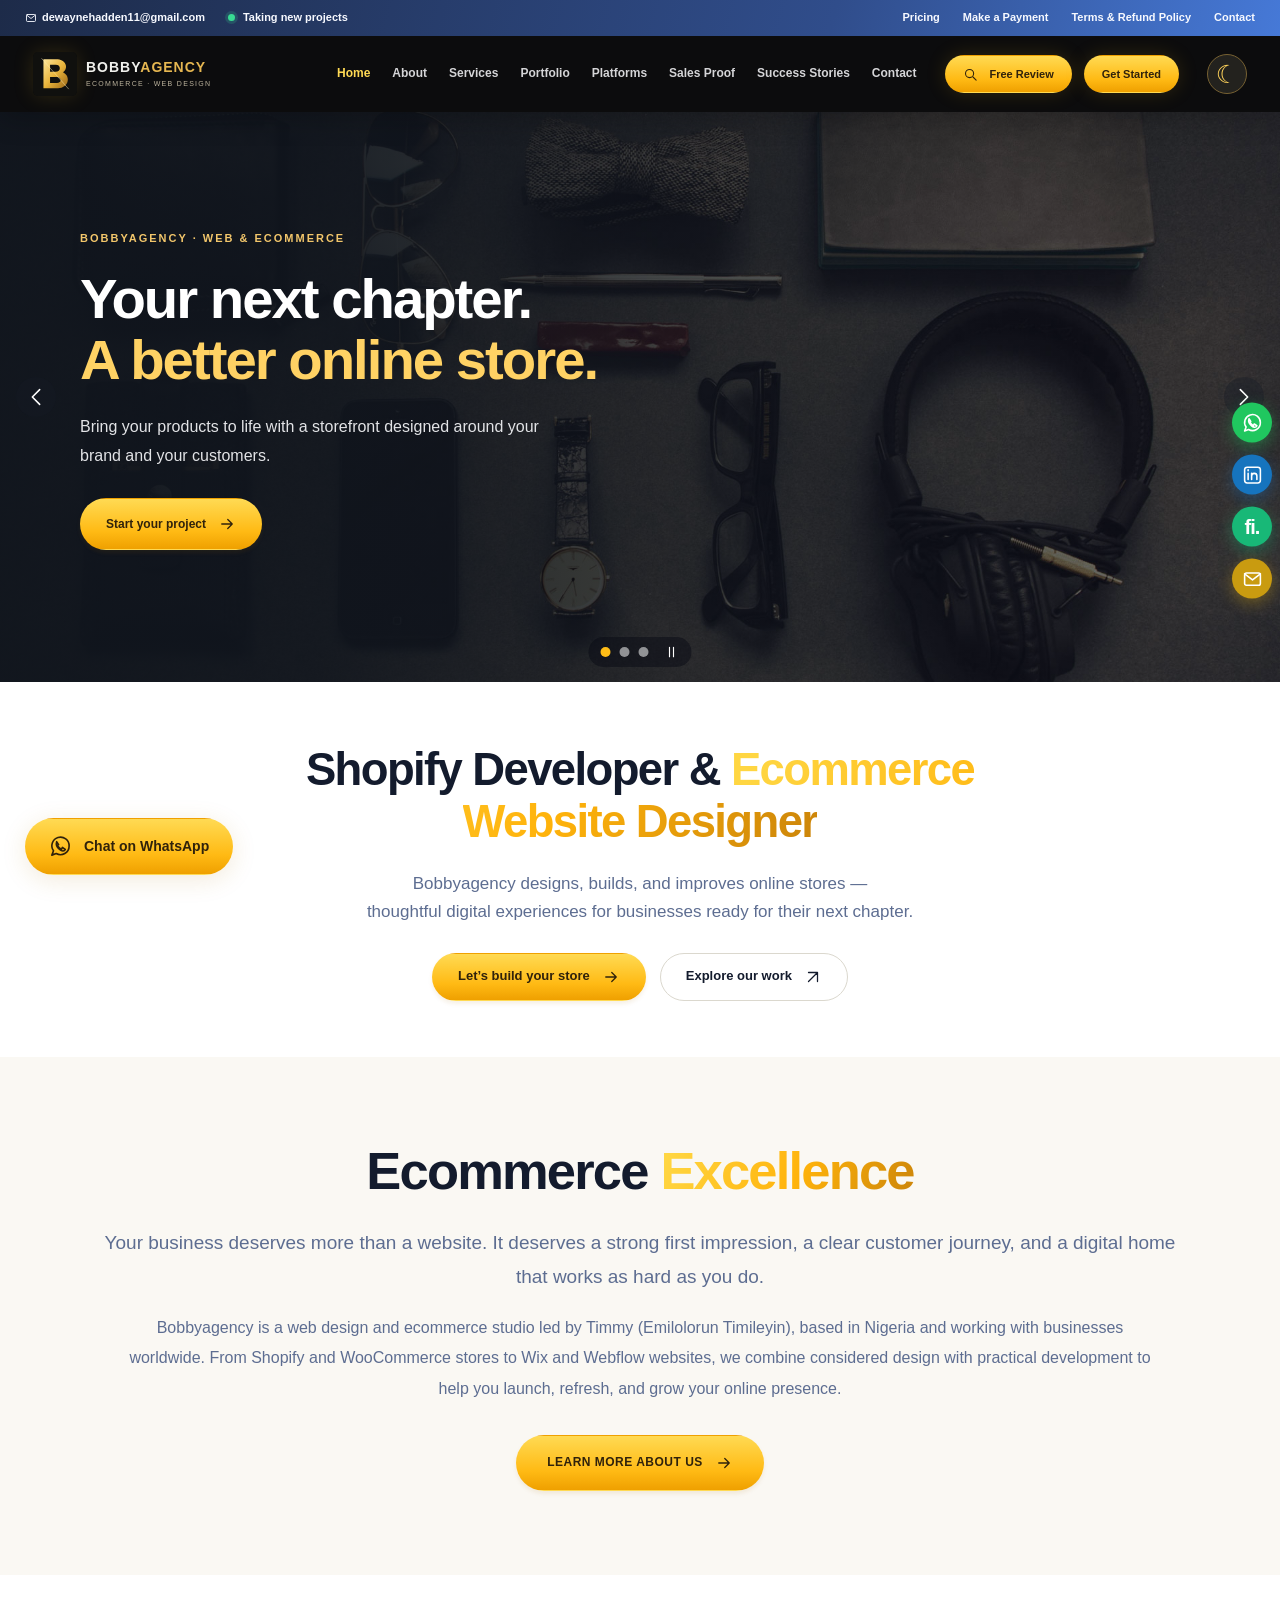
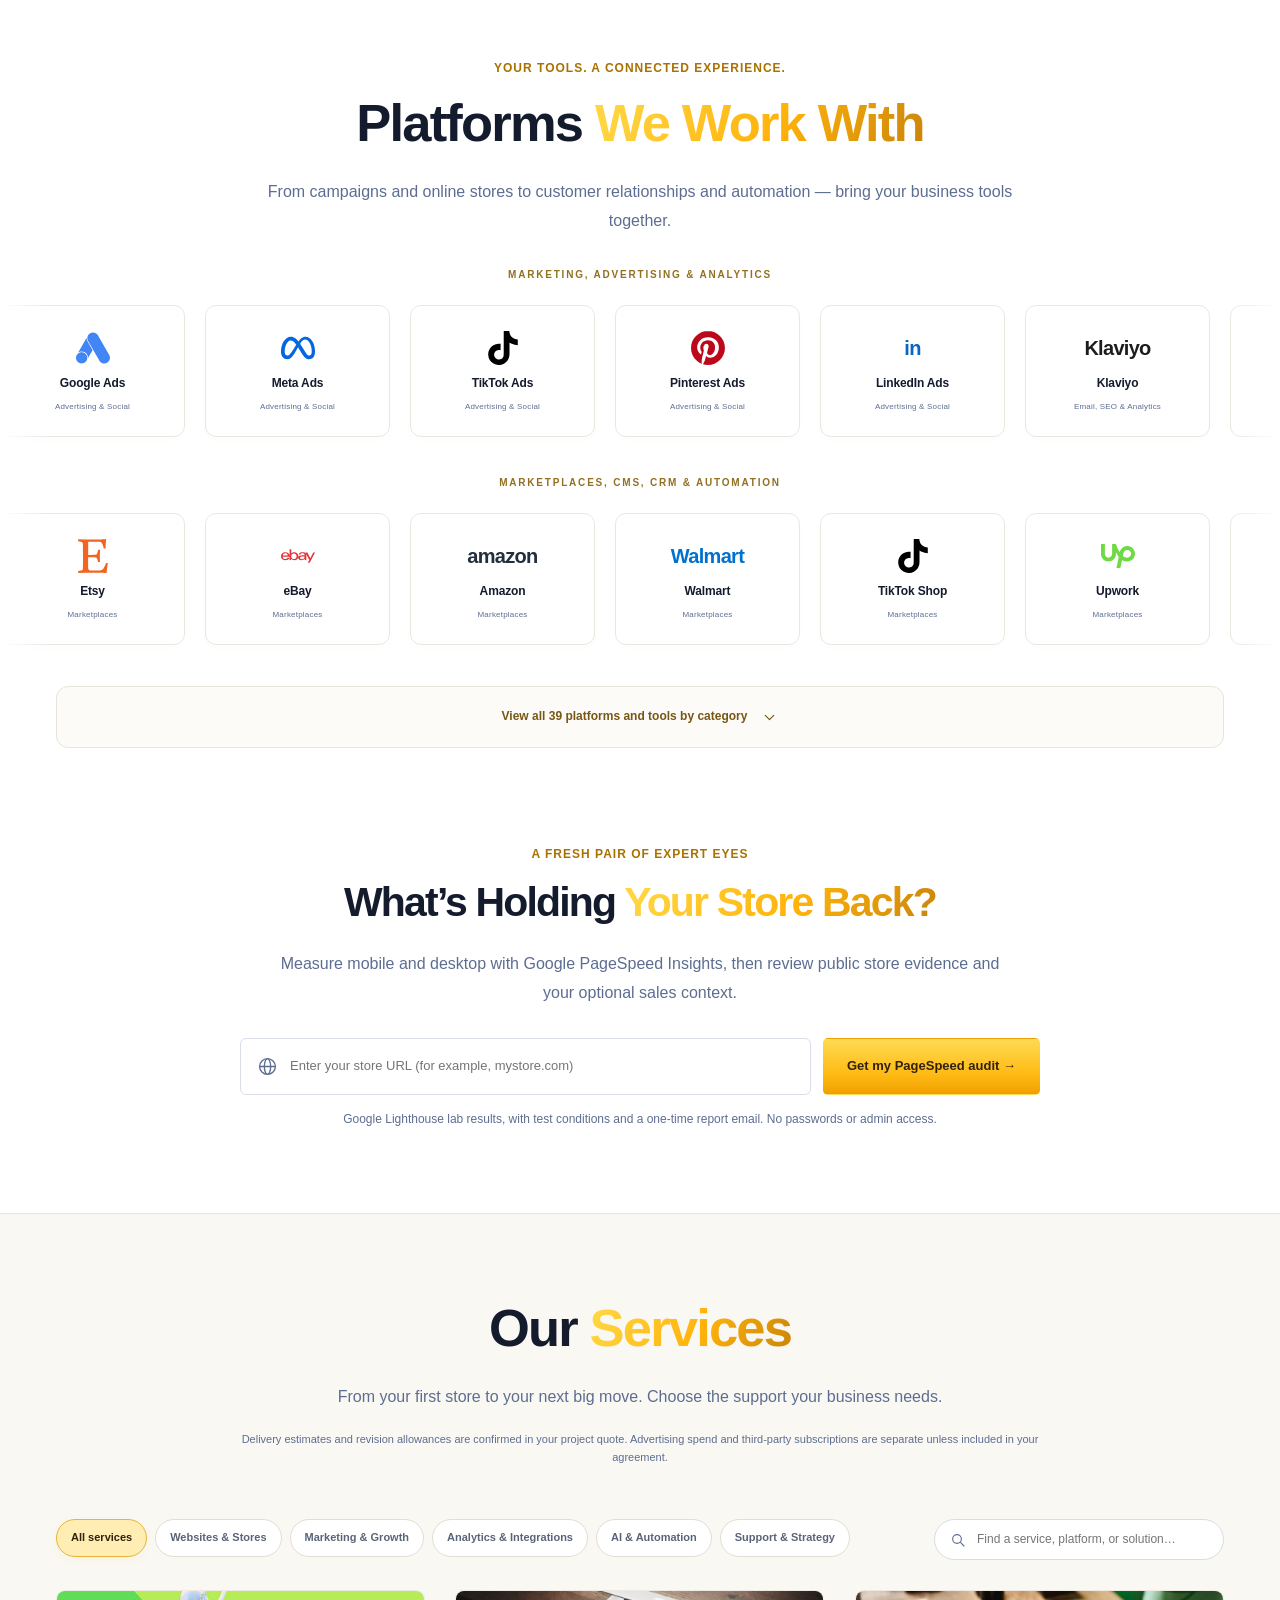
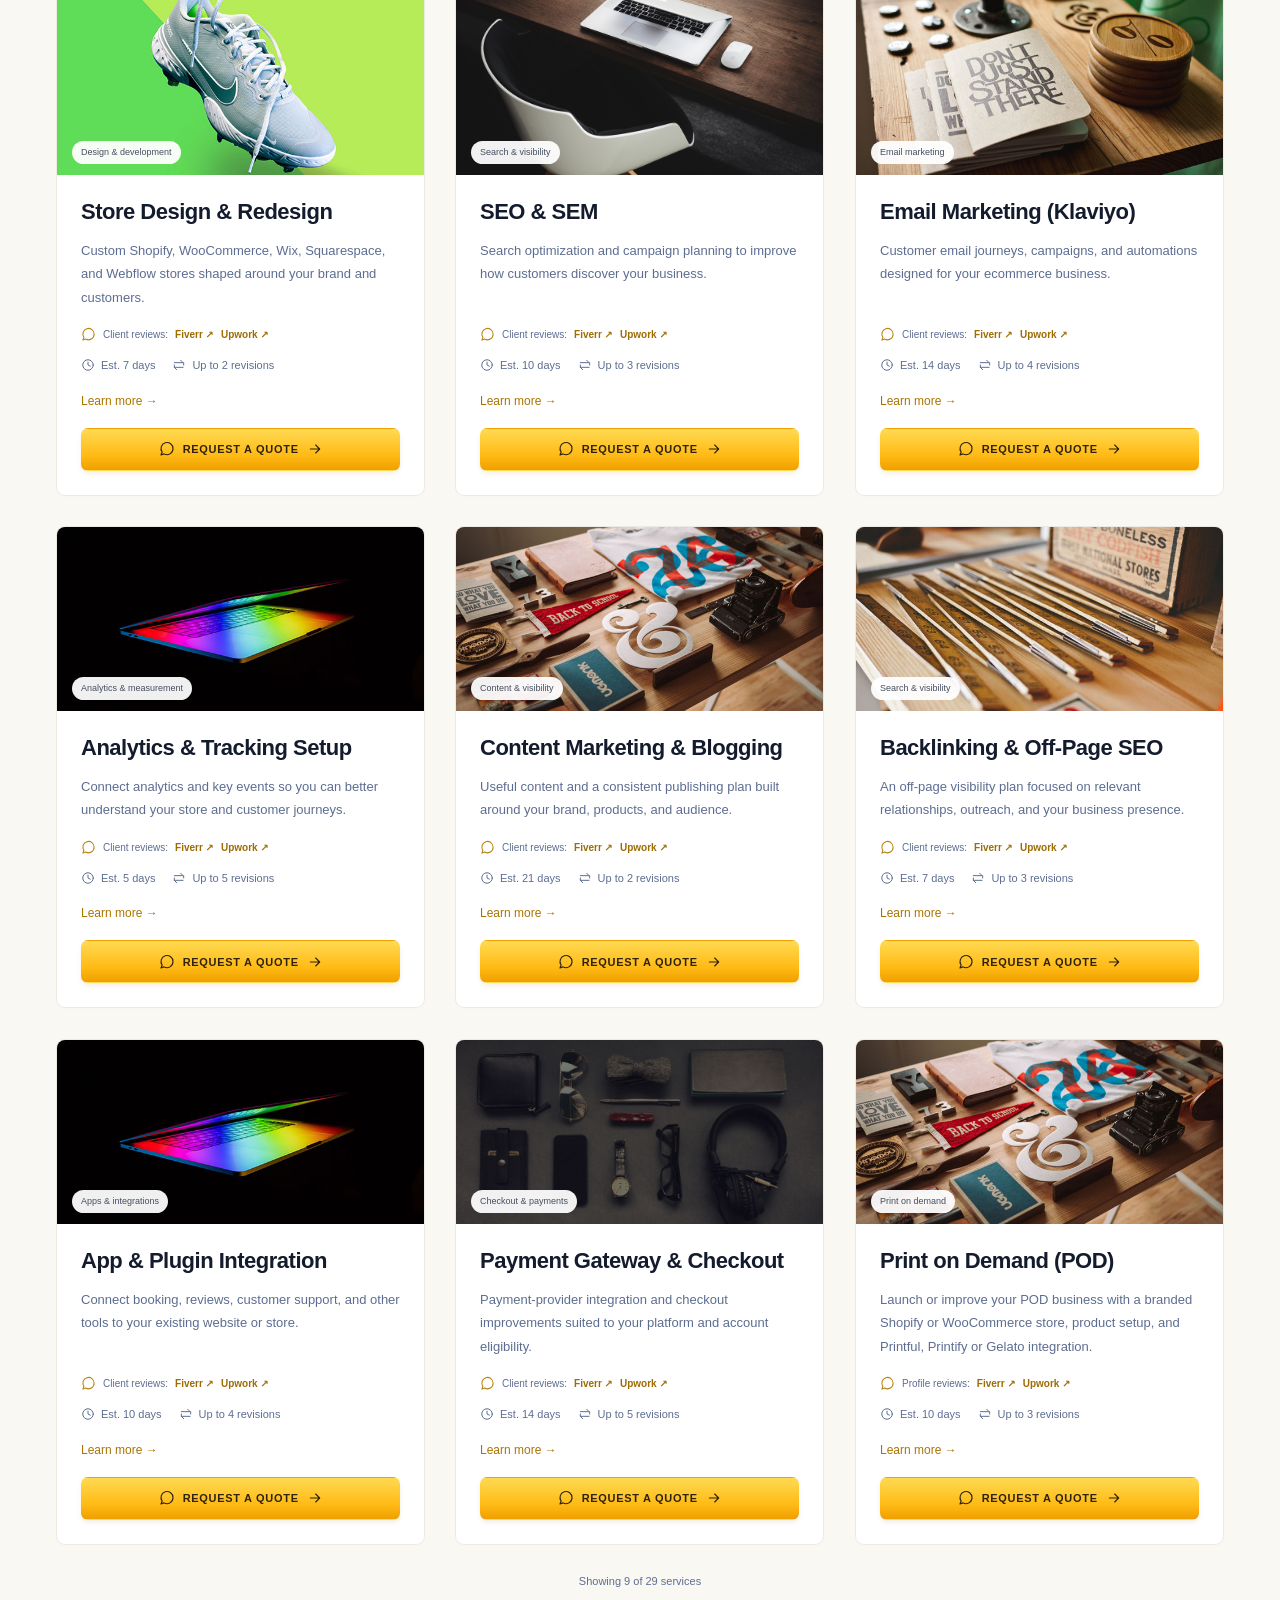
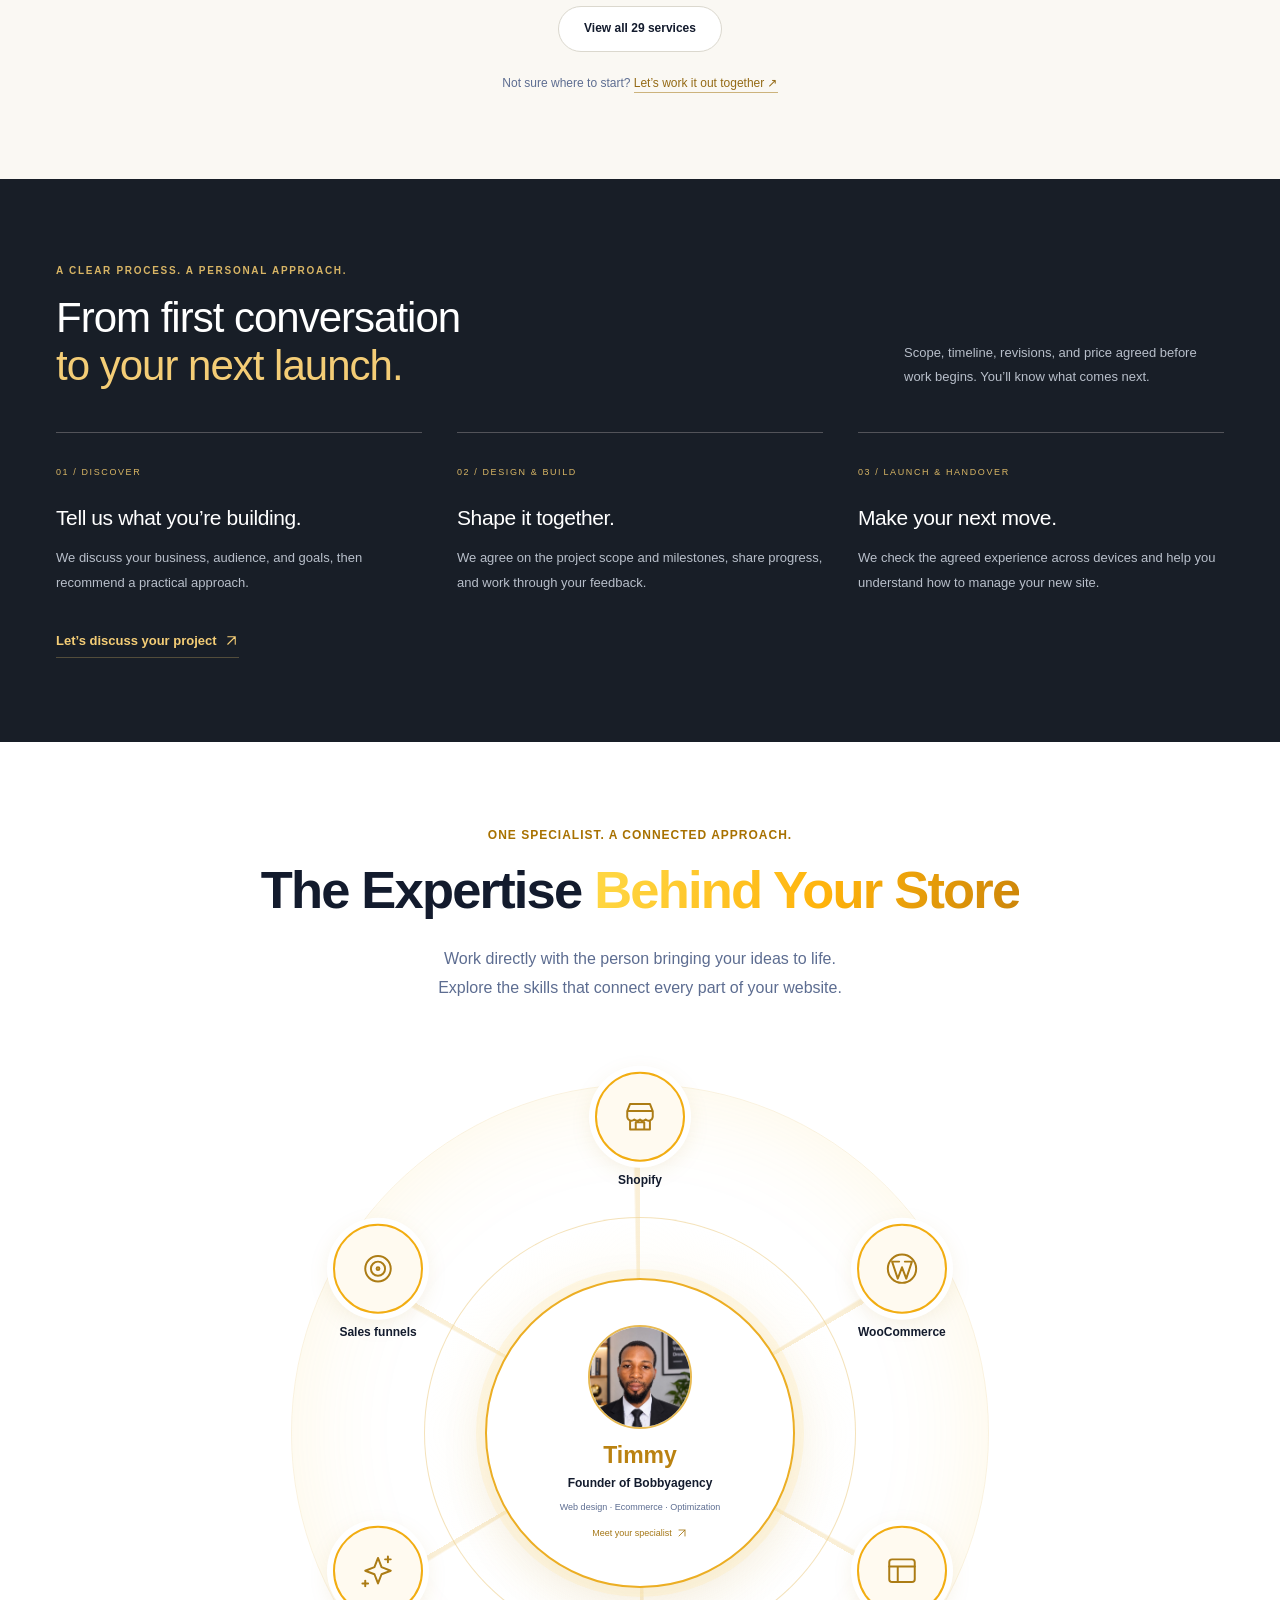
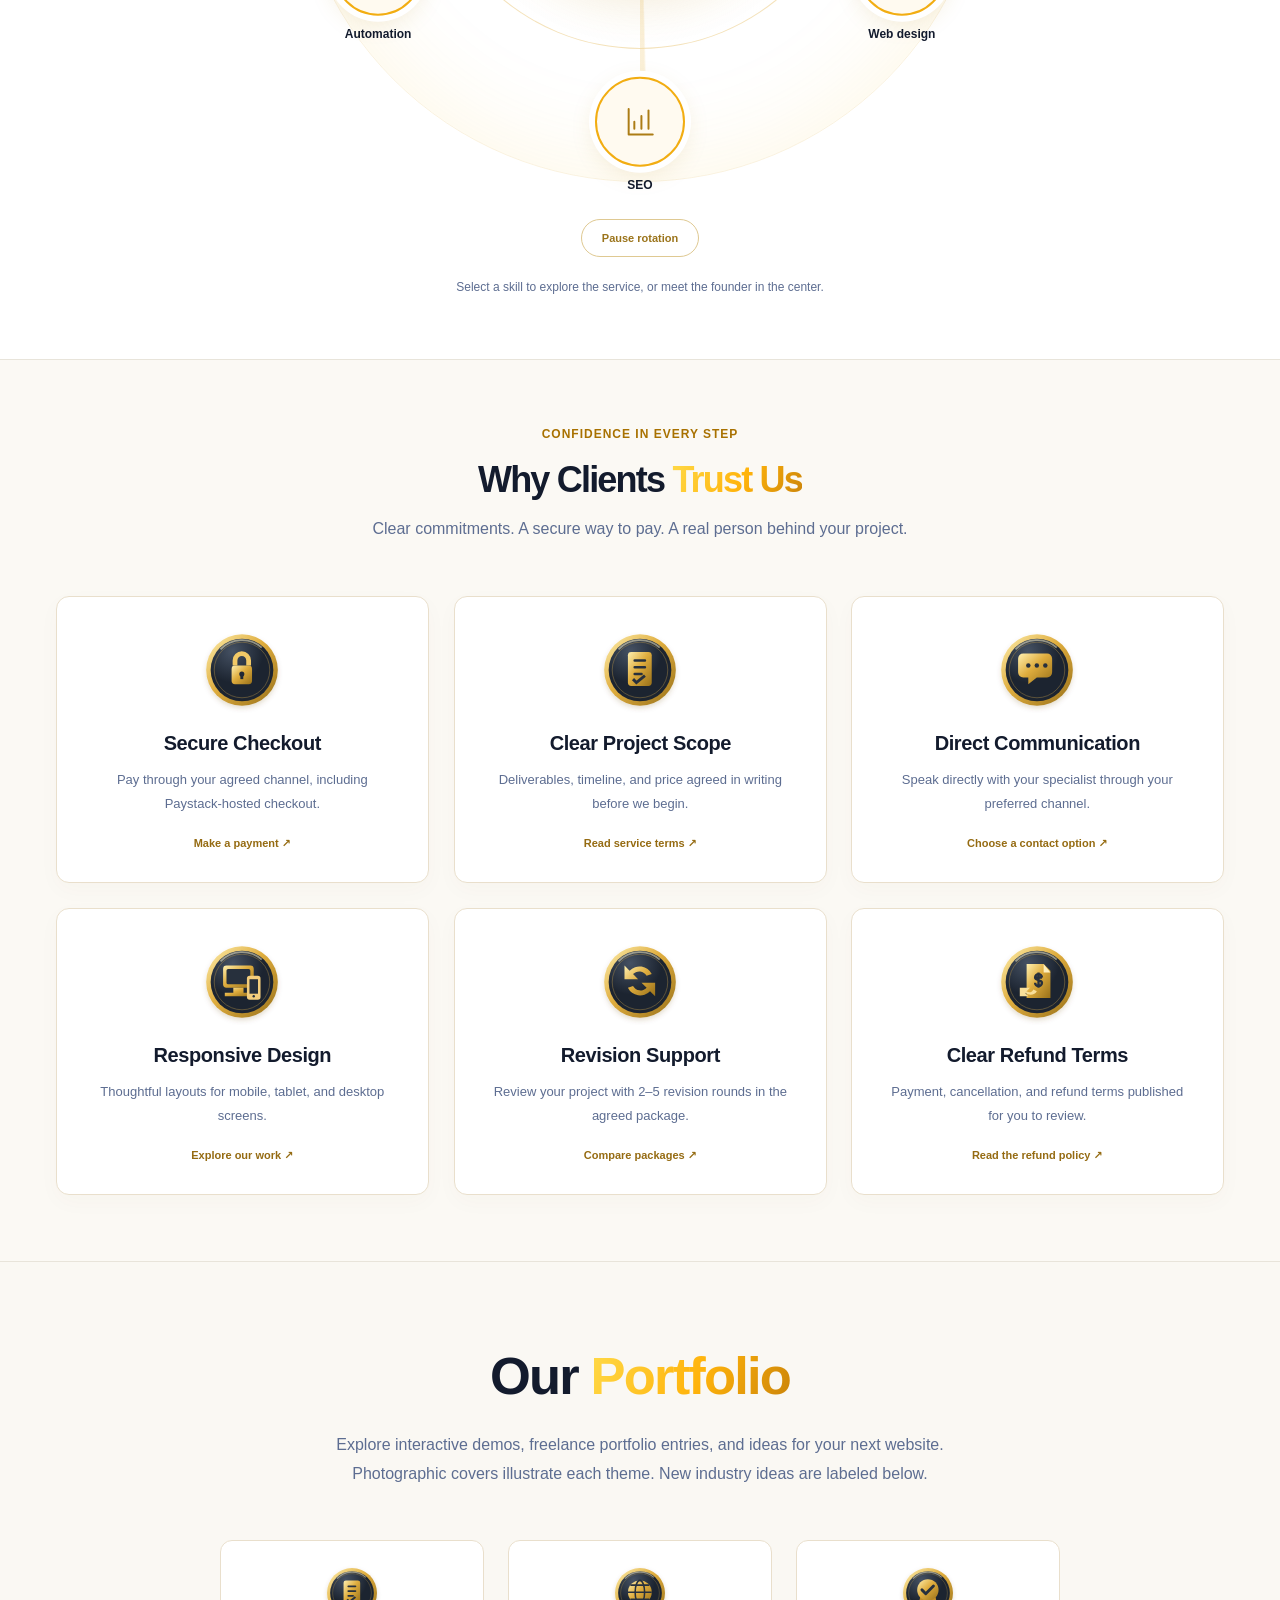
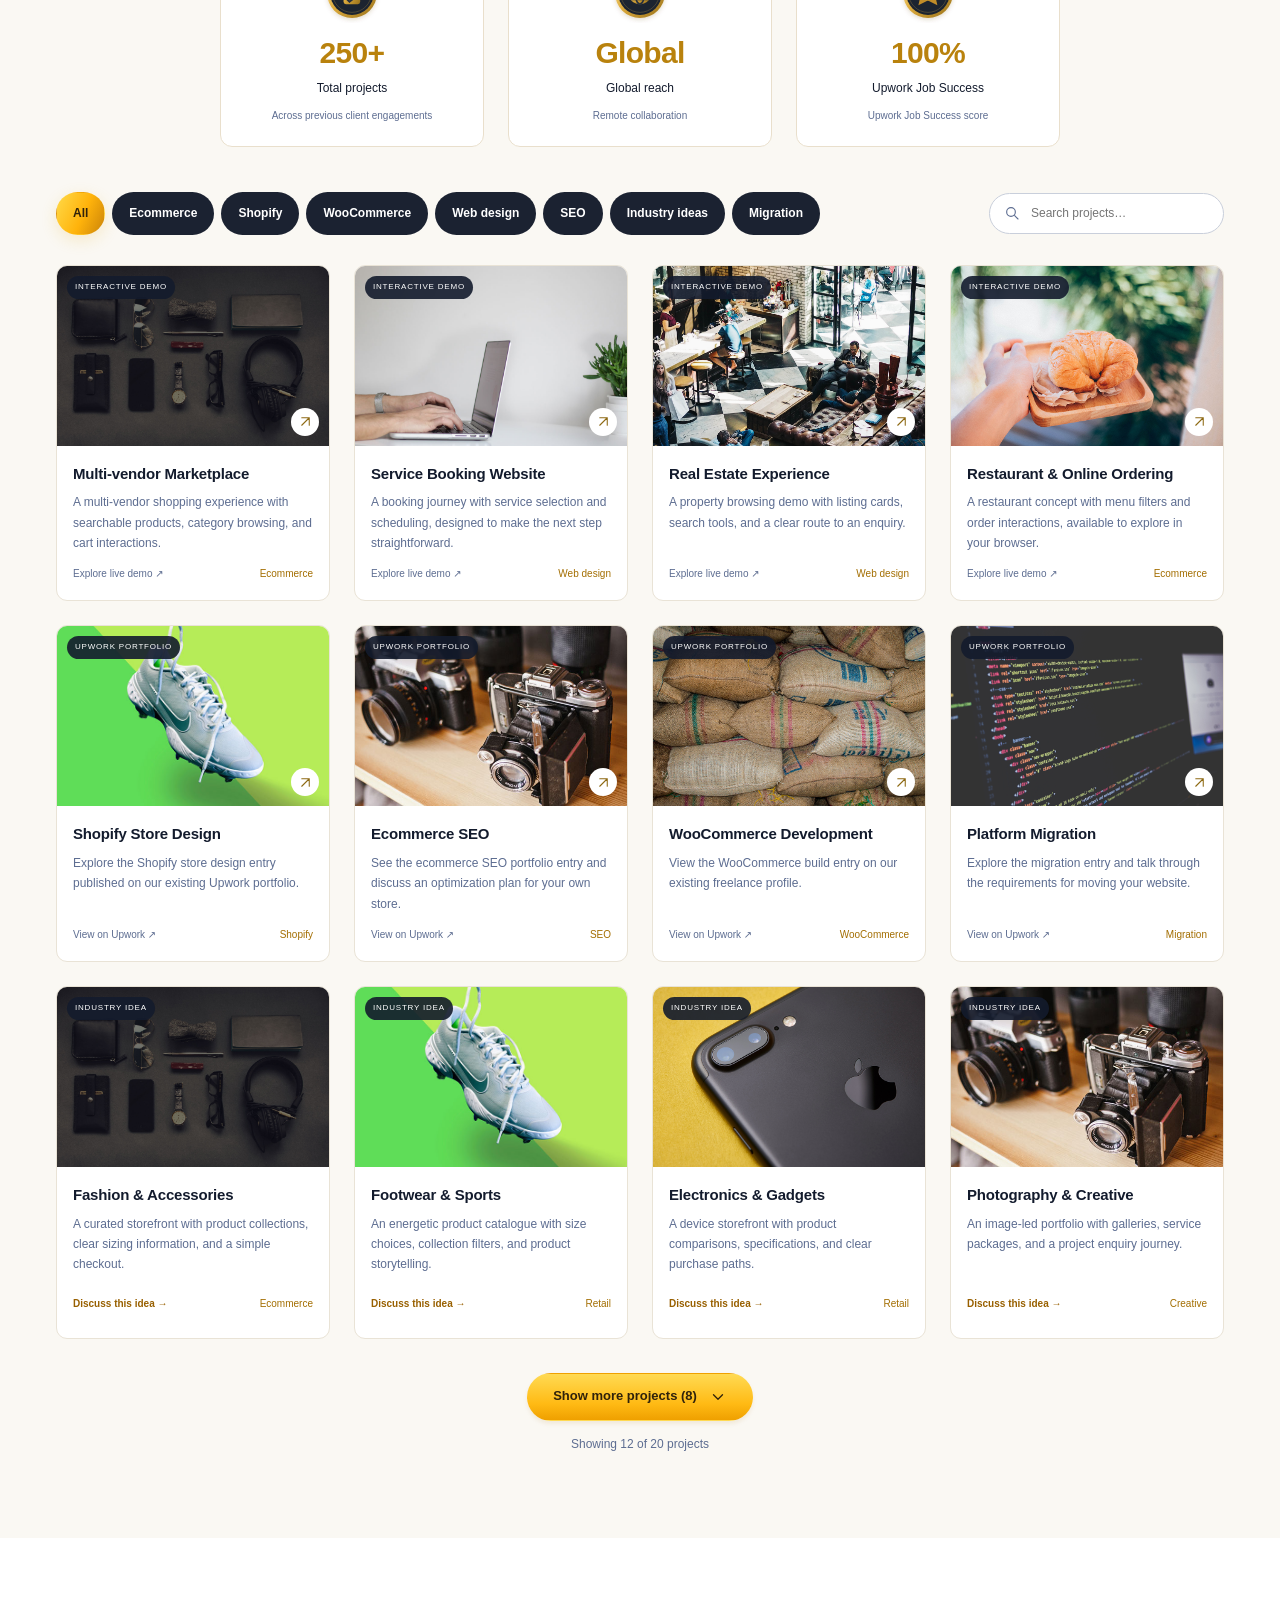
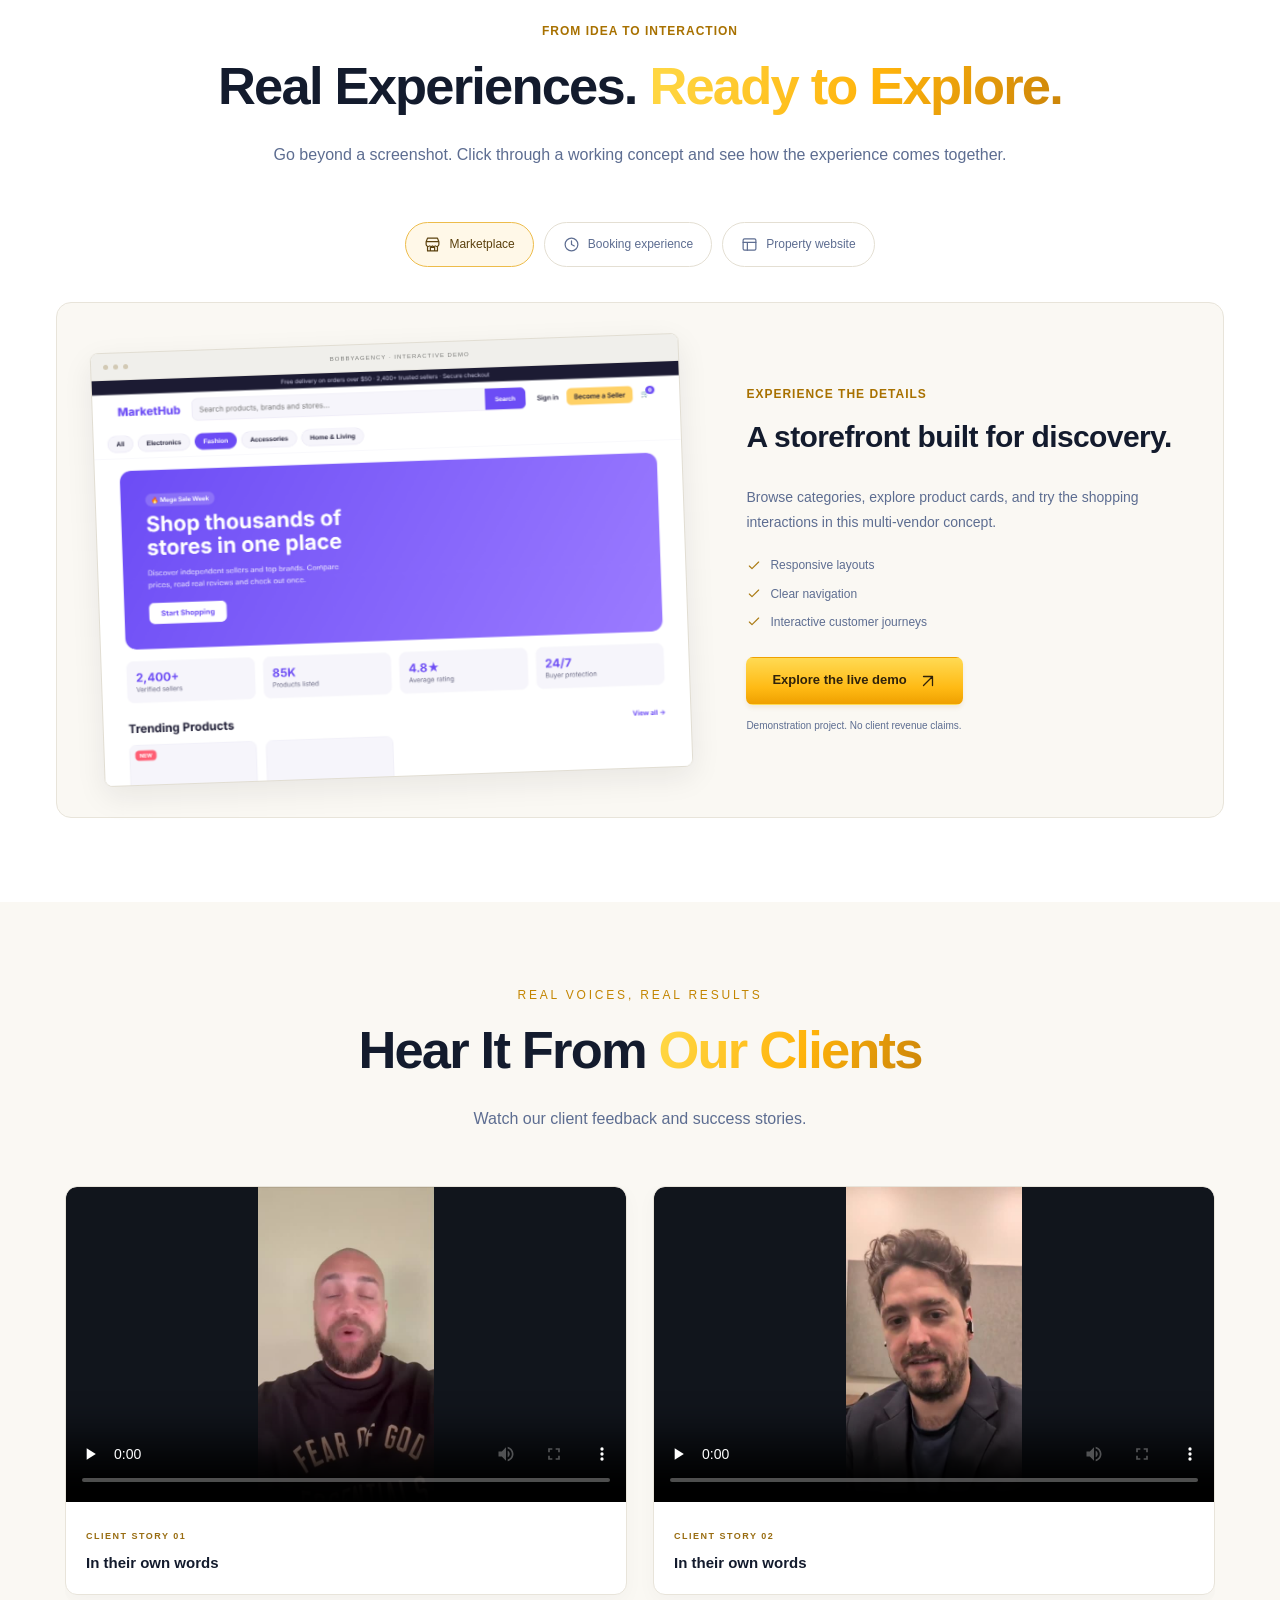
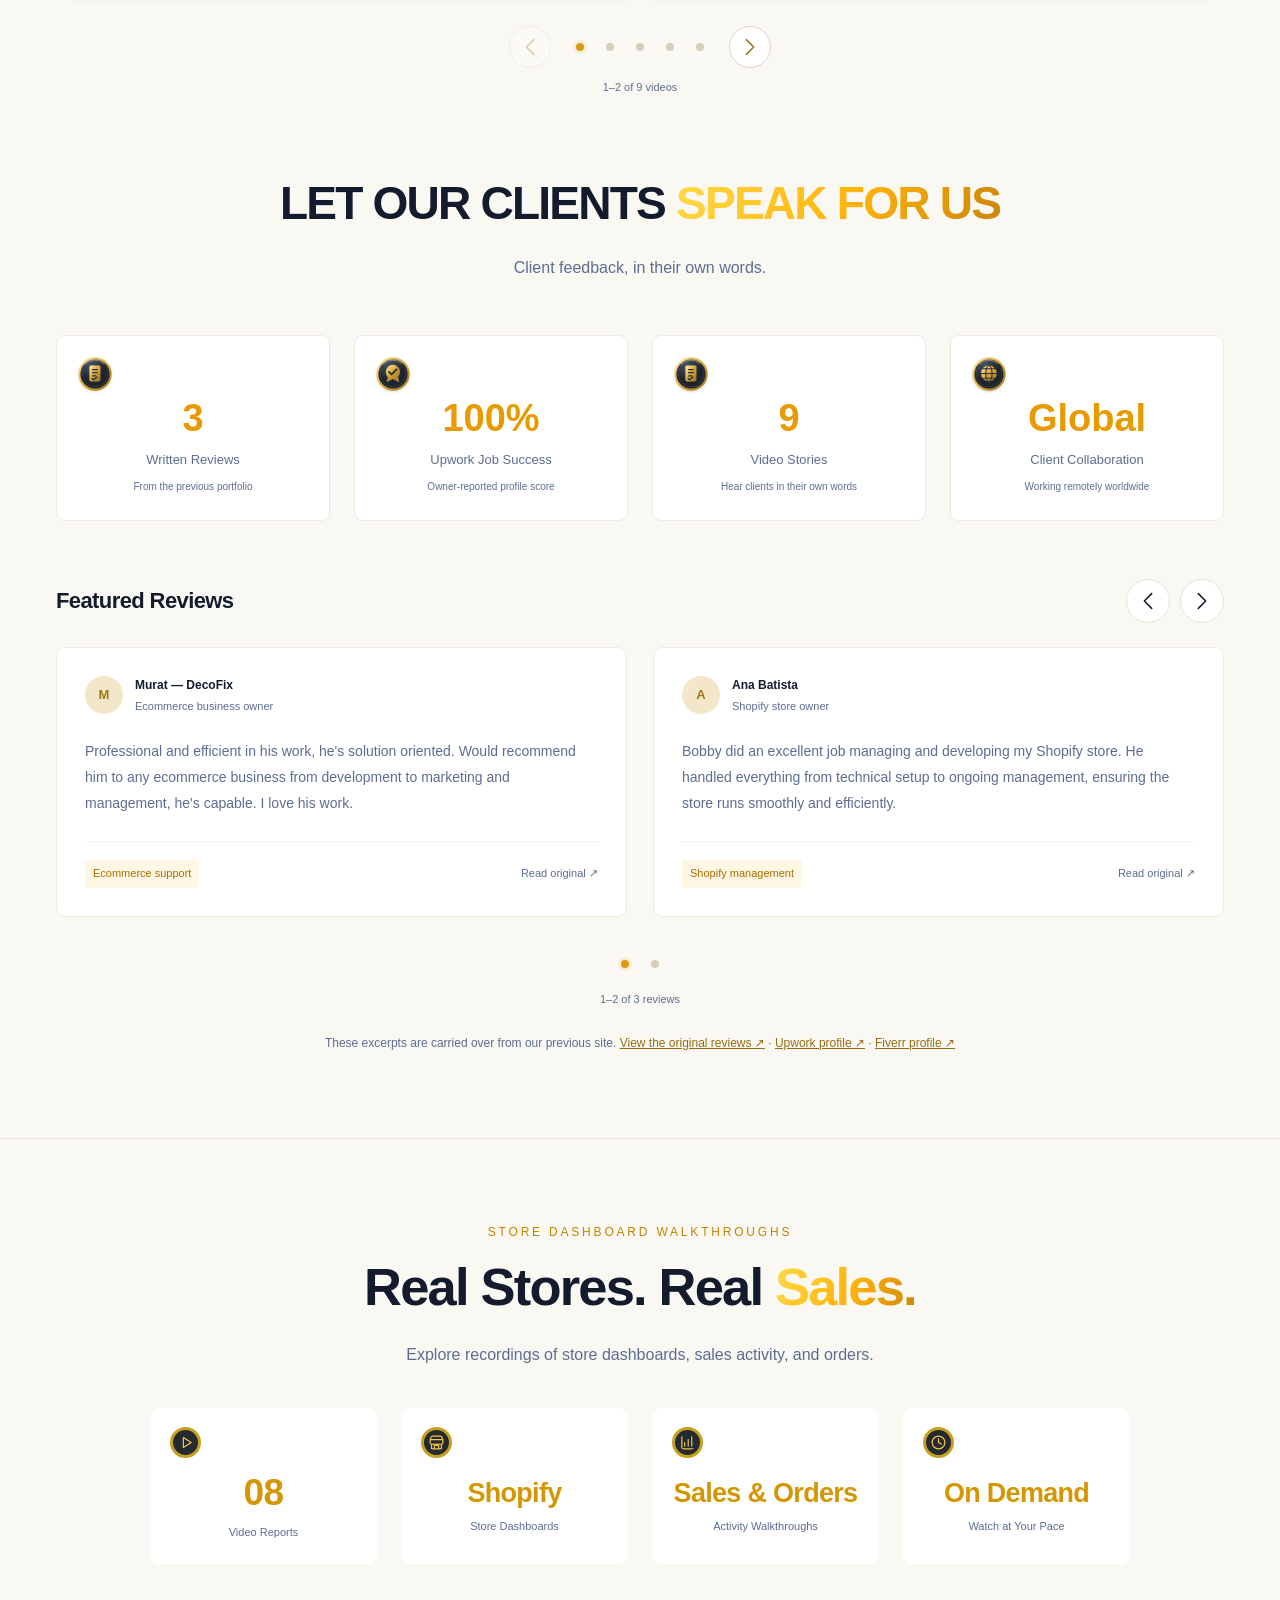
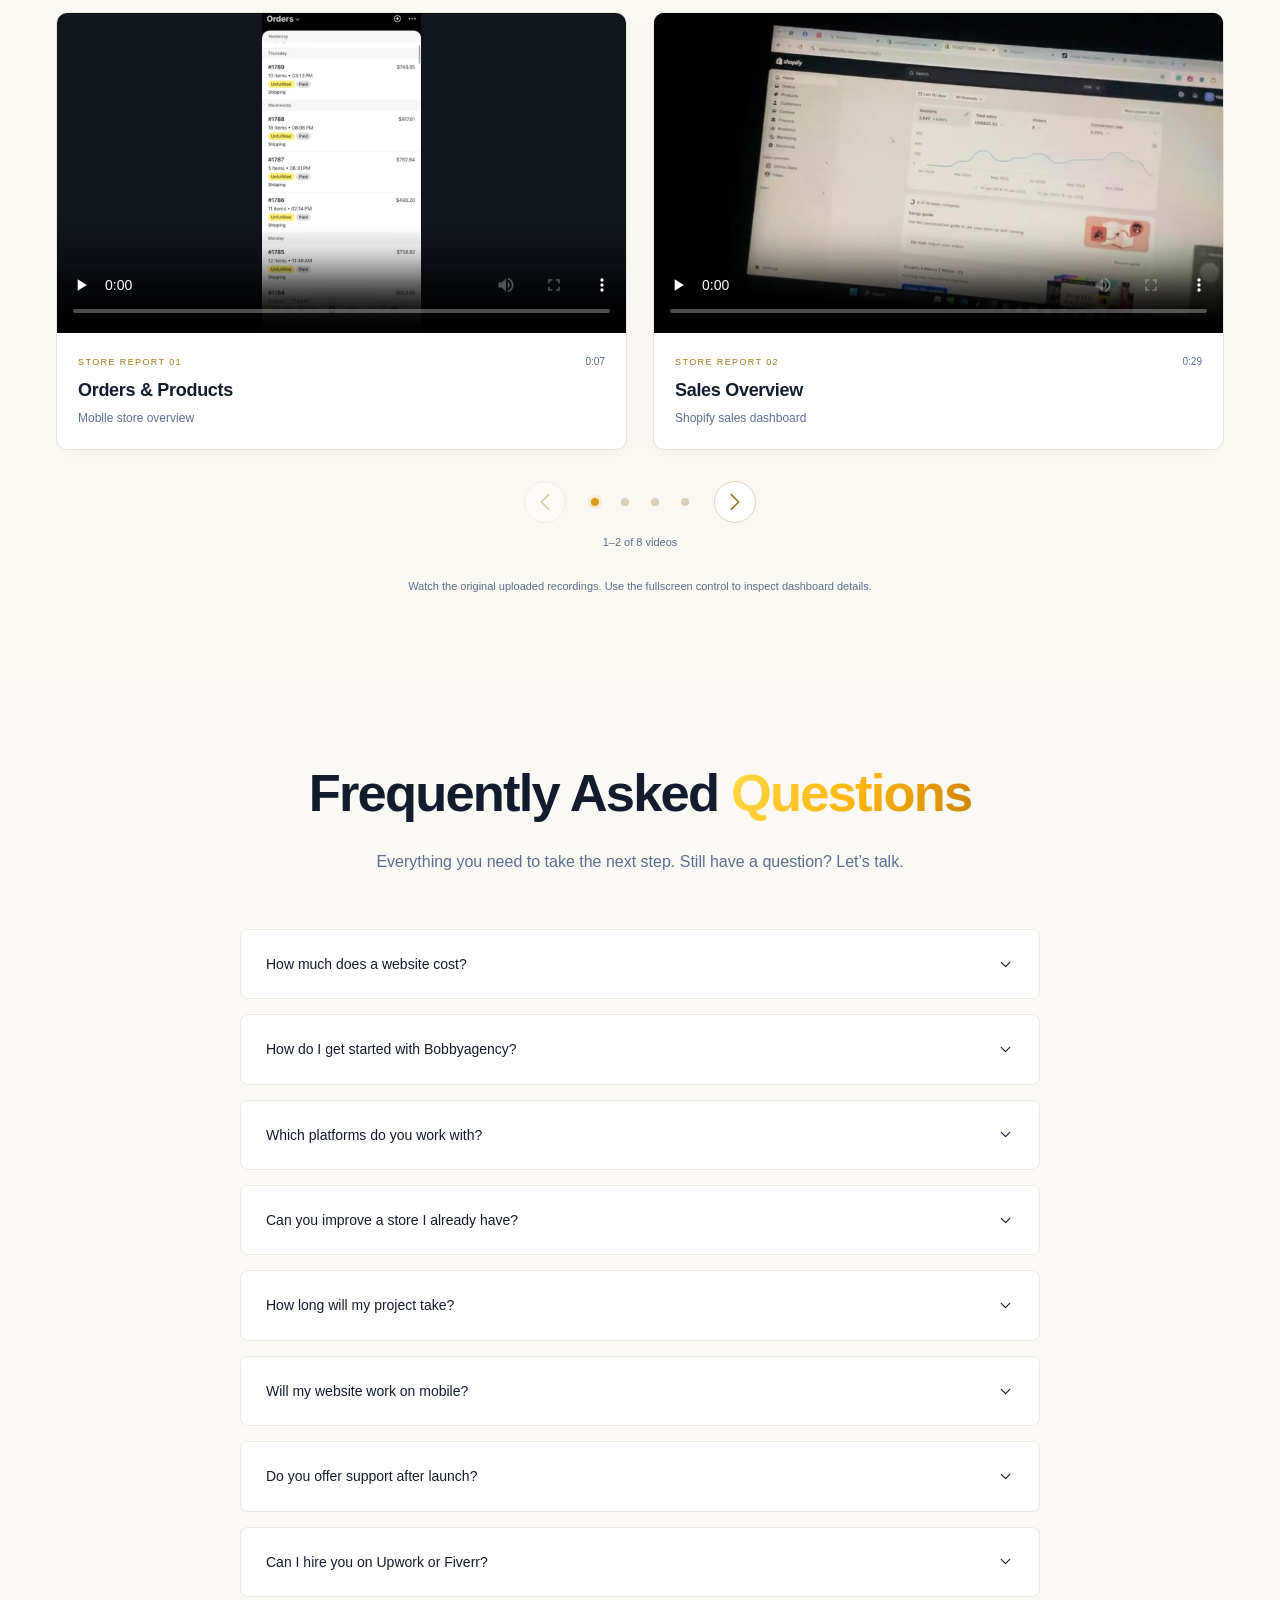
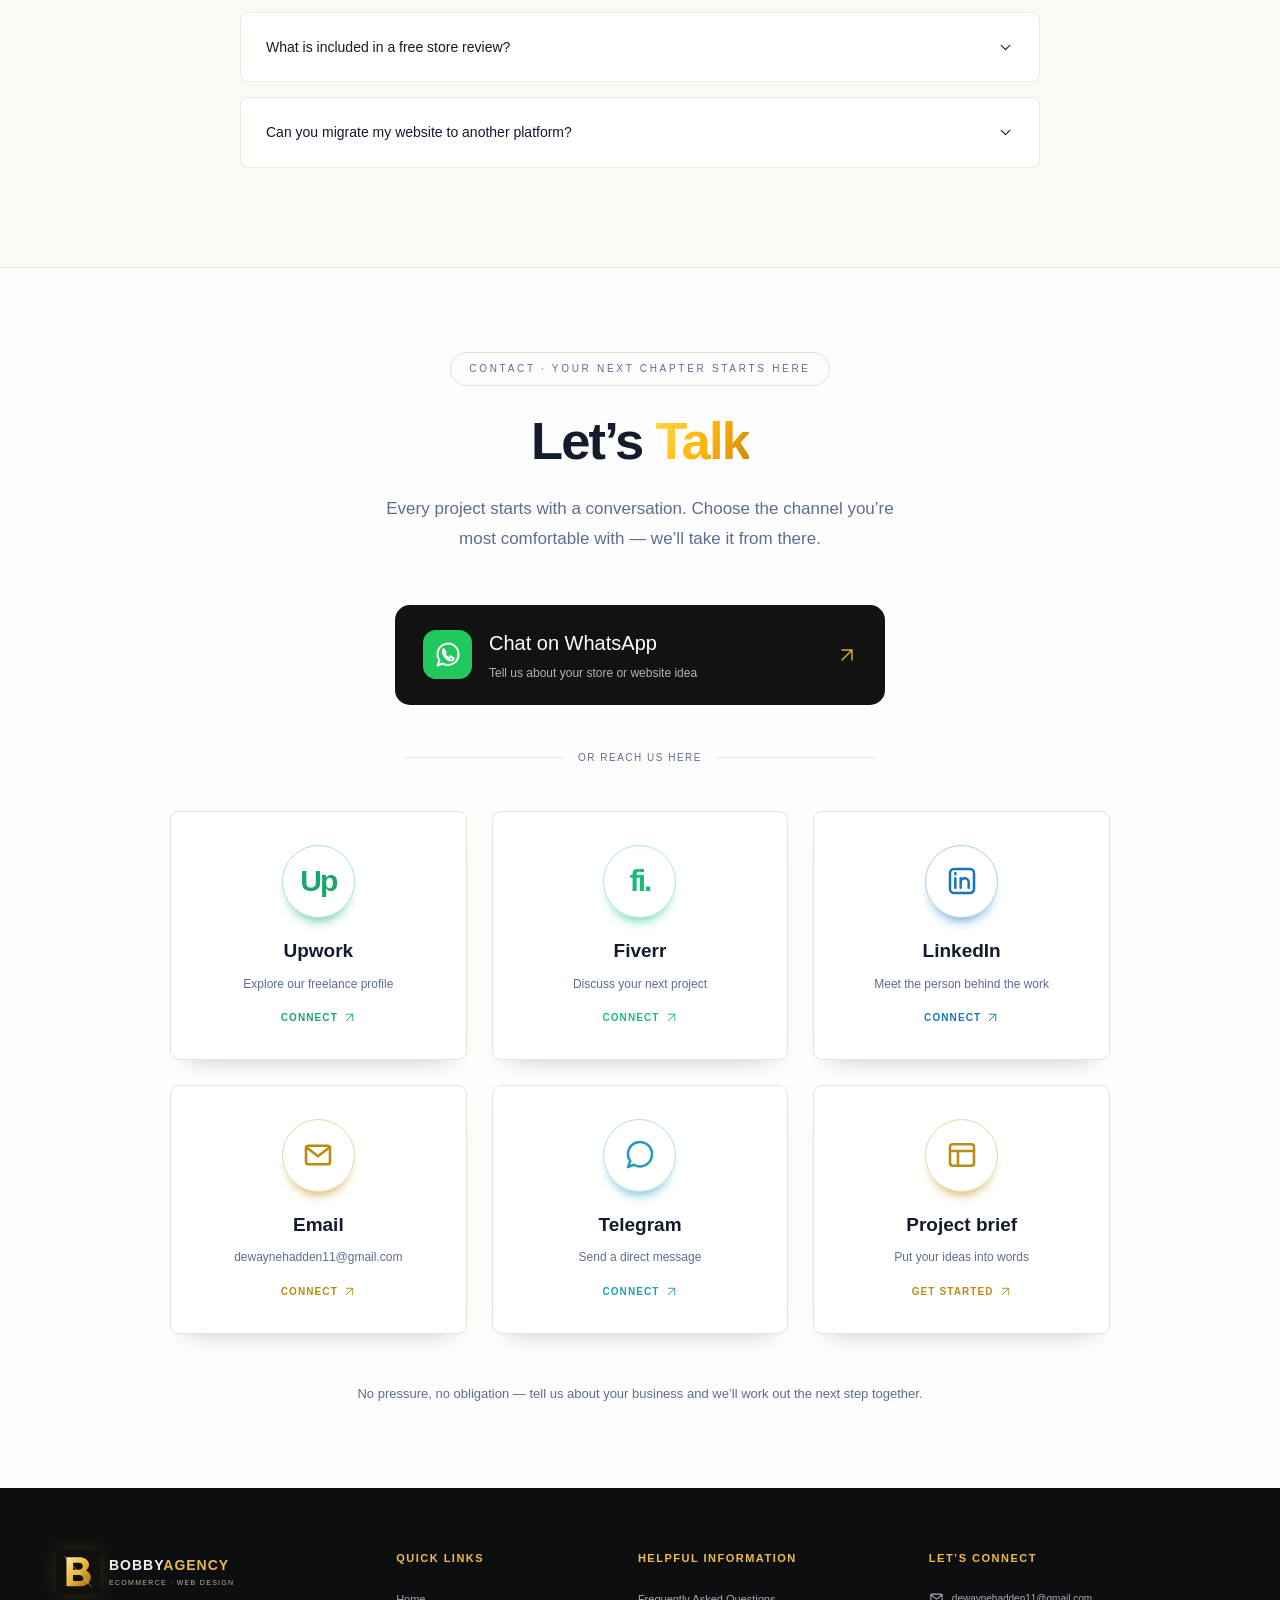
<file: index.html>
<!doctype html>
<html lang="en">
<head>
<meta charset="utf-8"><meta name="viewport" content="width=device-width,initial-scale=1"><meta name="theme-color" content="#0c0c0d">
<title>Bobbyagency | Shopify & Ecommerce Website Design</title>
<meta name="description" content="Bobbyagency helps businesses build and improve Shopify, WooCommerce, Wix and Webflow websites. Explore our work and request a personal project consultation.">
<meta property="og:title" content="Bobbyagency — Ecommerce, built around your business."><meta property="og:description" content="Web design, ecommerce development, SEO and store support. Let's build your next chapter."><meta property="og:type" content="website">
<link rel="canonical" href="https://dewaynehadden.github.io/Bobbyagency/">
<meta property="og:url" content="https://dewaynehadden.github.io/Bobbyagency/">
<meta property="og:site_name" content="Bobbyagency">
<meta property="og:image" content="https://dewaynehadden.github.io/Bobbyagency/assets/founder-desk.jpg">
<meta property="og:image:alt" content="Timmy, founder of Bobbyagency, at his workspace">
<meta name="twitter:card" content="summary_large_image">
<script src="theme.js?v=20261026-theme"></script><link rel="icon" type="image/svg+xml" href="assets/brand.svg"><link rel="stylesheet" href="styles.css?v=20261031-store-review"><script src="site-data.js?v=20261101-pod" defer></script><script src="audit-config.js?v=20261030-audit-live" defer></script><script src="app.js?v=20261101-pod" defer></script><script src="pagespeed-view.js?v=20261031-store-review" defer></script><script src="audit-client.js?v=20261031-store-review" defer></script>
<link rel="manifest" href="manifest.webmanifest"><link rel="apple-touch-icon" href="assets/app/apple-touch-icon.png"><meta name="apple-mobile-web-app-capable" content="yes"><meta name="apple-mobile-web-app-status-bar-style" content="black-translucent"><meta name="apple-mobile-web-app-title" content="Bobbyagency"><script src="pwa.js?v=20261026-app" defer></script></head>
<body>
<svg xmlns="http://www.w3.org/2000/svg" class="svg-sprite" aria-hidden="true"><symbol id="i-arrow" viewBox="0 0 24 24"><path d="M5 12h14m-6-6 6 6-6 6"/></symbol><symbol id="i-arrow-up" viewBox="0 0 24 24"><path d="M6 18 18 6M6 6h12v12"/></symbol><symbol id="i-chevron" viewBox="0 0 24 24"><path d="m8 4 8 8-8 8"/></symbol><symbol id="i-down" viewBox="0 0 24 24"><path d="m6 9 6 6 6-6"/></symbol><symbol id="i-close" viewBox="0 0 24 24"><path d="m6 6 12 12M6 18 18 6"/></symbol><symbol id="i-menu" viewBox="0 0 24 24"><path d="M4 6h16M4 12h16M4 18h16"/></symbol><symbol id="i-search" viewBox="0 0 24 24"><circle cx="10.5" cy="10.5" r="6.5"/><path d="m16 16 5 5"/></symbol><symbol id="i-store" viewBox="0 0 24 24"><path d="m3 8 2-5h14l2 5v4a3 3 0 0 1-5 2 3 3 0 0 1-4 0 3 3 0 0 1-4 0 3 3 0 0 1-5-2V8ZM5 15v6h14v-6M9 21v-5h6v5M3 8h18"/></symbol><symbol id="i-chart" viewBox="0 0 24 24"><path d="M4 3v18h17M8 17v-5m5 5V8m5 9V4"/></symbol><symbol id="i-mail" viewBox="0 0 24 24"><rect x="3" y="5" width="18" height="14" rx="2"/><path d="m3 6 9 7 9-7"/></symbol><symbol id="i-chat" viewBox="0 0 24 24"><path d="M21 11.5a9 9 0 0 1-13.5 7.8L3 21l1.7-4.5A9 9 0 1 1 21 11.5Z"/></symbol><symbol id="i-whatsapp" viewBox="0 0 24 24"><path d="M21 11.5a9 9 0 0 1-13.5 7.8L3 21l1.7-4.5A9 9 0 1 1 21 11.5Z"/><path d="m8 7 2 3-1 1c1 2 2 3 4 4l1-2 3 2c-2 5-11-2-9-8Z"/></symbol><symbol id="i-shield" viewBox="0 0 24 24"><path d="m12 2 8 3v6c0 5-4 8-8 11-4-3-8-6-8-11V5l8-3Z"/><path d="m8 12 3 3 5-6"/></symbol><symbol id="i-globe" viewBox="0 0 24 24"><circle cx="12" cy="12" r="10"/><ellipse cx="12" cy="12" rx="4" ry="10"/><path d="M2 12h20"/></symbol><symbol id="i-layout" viewBox="0 0 24 24"><rect x="3" y="4" width="18" height="16" rx="2"/><path d="M3 9h18M9 9v11"/></symbol><symbol id="i-target" viewBox="0 0 24 24"><circle cx="12" cy="12" r="9"/><circle cx="12" cy="12" r="5"/><circle cx="12" cy="12" r="1"/></symbol><symbol id="i-repeat" viewBox="0 0 24 24"><path d="M4 8h15l-4-4m4 12H4l4 4M20 8v4M4 16v-4"/></symbol><symbol id="i-puzzle" viewBox="0 0 24 24"><path d="M3 3h6a3 3 0 1 1 6 0h6v6a3 3 0 1 0 0 6v6h-6a3 3 0 1 0-6 0H3v-6a3 3 0 1 0 0-6V3Z"/></symbol><symbol id="i-sparkles" viewBox="0 0 24 24"><path d="m12 3 2.5 6.5L21 12l-6.5 2.5L12 21l-2.5-6.5L3 12l6.5-2.5L12 3Zm7-1v4m-2-2h4M3 19v4m-2-2h4"/></symbol><symbol id="i-wordpress" viewBox="0 0 24 24"><circle cx="12" cy="12" r="10"/><path d="m5 7 4 12 3-8 3 8 4-12M5 7h5m4 0h5"/></symbol><symbol id="i-check" viewBox="0 0 24 24"><path d="m5 12 4 4L19 6"/></symbol><symbol id="i-clock" viewBox="0 0 24 24"><circle cx="12" cy="12" r="9"/><path d="M12 7v5l4 2"/></symbol><symbol id="i-play" viewBox="0 0 24 24"><path d="m9 5 11 7-11 7V5Z"/></symbol><symbol id="i-pause" viewBox="0 0 24 24"><path d="M9 5v14M15 5v14"/></symbol><symbol id="i-link" viewBox="0 0 24 24"><path d="m10 14 4-4m-6 7-1 1a4 4 0 0 1-6-6l5-5a4 4 0 0 1 6 0m0 10a4 4 0 0 0 6 0l5-5a4 4 0 0 0-6-6l-1 1"/></symbol><symbol id="i-linkedin" viewBox="0 0 24 24"><rect x="3" y="3" width="18" height="18" rx="3"/><path d="M7 10v7m0-11v1m4 10v-7m0 3c0-4 6-4 6 0v4"/></symbol><symbol id="i-bag" viewBox="0 0 24 24"><path d="m5 7-2 14h18L19 7H5Zm3 1V6a4 4 0 0 1 8 0v2"/></symbol><symbol id="i-user" viewBox="0 0 24 24"><circle cx="12" cy="8" r="4"/><path d="M4 22v-2a8 8 0 0 1 16 0v2"/></symbol></svg>
<a href="#main" class="skip-link">Skip to content</a>
<div class="announcement-bar" aria-label="Announcements and quick links"><div class="announcement-inner"><div class="announcement-info"><a href="mailto:dewaynehadden11@gmail.com"><svg class="icon" aria-hidden="true"><use href="#i-mail"/></svg>dewaynehadden11@gmail.com</a><span class="availability"><span class="availability-dot" aria-hidden="true"></span>Taking new projects</span></div><nav class="announcement-links" aria-label="Quick links"><a href="payment.html#pricing">Pricing</a><a href="payment.html#start-project">Make a Payment</a><a href="terms.html">Terms &amp; Refund Policy</a><a href="#contact">Contact</a></nav></div></div>
<header class="site-header"><div class="nav-container"><a class="brand" href="#home" aria-label="Bobbyagency home"><img decoding="async" src="assets/brand.svg" width="44" height="44" alt=""><span>BOBBY<span class="brand-gold">AGENCY</span><small>ECOMMERCE · WEB DESIGN</small></span></a><button type="button" class="theme-toggle" aria-label="Switch to night mode" aria-pressed="false"><span class="theme-symbol" aria-hidden="true">☾</span></button><button class="menu-toggle icon-button" aria-label="Open navigation" aria-expanded="false" aria-controls="main-navigation"><svg class="icon " aria-hidden="true"><use href="#i-menu"/></svg></button><nav id="main-navigation" aria-label="Main navigation"><a href="#home">Home</a><a href="#about">About</a><a href="#services">Services</a><a href="#portfolio">Portfolio</a><a href="#platforms">Platforms</a><a href="#sales-proof">Sales Proof</a><a href="#testimonials">Success Stories</a><a href="#contact">Contact</a><div class="mobile-nav-actions"><a class="button gold" href="#audit">Free store review</a><button class="button outline" data-quote="general">Get started</button></div></nav><div class="header-actions"><a href="#audit" class="button gold"><svg class="icon " aria-hidden="true"><use href="#i-search"/></svg> Free Review</a><button class="button gold" data-quote="general">Get Started</button></div></div></header>
<main id="main">
<section id="home" class="home-section">
<div class="hero-carousel" role="region" aria-roledescription="carousel" aria-label="Bobbyagency highlights">
<div class="hero-slide" data-slide="0" role="group" aria-roledescription="slide" aria-label="1 of 3: Ecommerce development" ><div class="photo-billboard photo-billboard--products"><img decoding="async" class="banner-photo" src="assets/banners/ecommerce-workspace.jpg" alt="A photographed collection of fashion accessories and everyday products" width="1900" height="1250" fetchpriority="high"><div class="photo-banner-shade" aria-hidden="true"></div><div class="photo-banner-content"><span class="banner-kicker">BOBBYAGENCY · WEB & ECOMMERCE</span><h2>Your next chapter.<br><span>A better online store.</span></h2><p>Bring your products to life with a storefront designed around your brand and your customers.</p><button class="button gold" data-quote="general">Start your project <svg class="icon" aria-hidden="true"><use href="#i-arrow"/></svg></button></div></div></div>
<div class="hero-slide" data-slide="1" role="group" aria-roledescription="slide" aria-label="2 of 3: Store design and optimization" hidden><div class="photo-billboard photo-billboard--design"><img decoding="async" class="banner-photo" src="assets/banners/design-workspace.jpg" alt="A real laptop and mouse on a wooden workspace desk" width="1900" height="1267"><div class="photo-banner-shade" aria-hidden="true"></div><div class="photo-banner-content"><span class="banner-kicker">DESIGN THAT WORKS FOR YOUR BUSINESS</span><h2>A stronger website.<br><span>A lasting impression.</span></h2><p>Thoughtful design, clear navigation, and a smooth experience from the first click.</p><a href="#services" class="button gold">Explore our services <svg class="icon" aria-hidden="true"><use href="#i-arrow"/></svg></a></div></div></div>
<div class="hero-slide" data-slide="2" role="group" aria-roledescription="slide" aria-label="3 of 3: Personal service" hidden><div class="photo-billboard photo-billboard--founder"><img decoding="async" class="banner-photo" src="assets/founder-desk.jpg" alt="Timmy, the founder of Bobbyagency, at his workspace" width="1000" height="1000"><div class="photo-banner-shade" aria-hidden="true"></div><div class="photo-banner-content"><span class="banner-kicker">PERSONAL SERVICE · WORLDWIDE COLLABORATION</span><h2>Your ideas.<br><span>Hands-on expertise.</span></h2><p>Work directly with Timmy, from the first conversation to the final details of your next launch.</p><a href="#team" class="button gold">Meet your specialist <svg class="icon" aria-hidden="true"><use href="#i-arrow"/></svg></a></div></div></div>
<button class="carousel-arrow previous" data-carousel="previous" aria-label="Previous banner"><svg class="icon " aria-hidden="true"><use href="#i-chevron"/></svg></button><button class="carousel-arrow next" data-carousel="next" aria-label="Next banner"><svg class="icon " aria-hidden="true"><use href="#i-chevron"/></svg></button><div class="carousel-controls"><div class="carousel-dots"><button aria-label="Show banner 1" aria-current="true" data-goto="0"></button><button aria-label="Show banner 2" aria-current="false" data-goto="1"></button><button aria-label="Show banner 3" aria-current="false" data-goto="2"></button></div><button class="carousel-pause" aria-label="Pause banner rotation" aria-pressed="false"><svg class="icon " aria-hidden="true"><use href="#i-pause"/></svg></button></div>
</div>
<div class="hero-intro container"><h1>Shopify Developer & <span class="gold-text">Ecommerce<br class="desktop-break"> Website Designer</span></h1><p>Bobbyagency designs, builds, and improves online stores —<br class="desktop-break"> thoughtful digital experiences for businesses ready for their next chapter.</p><div class="hero-intro-actions"><button class="button gold" data-quote="general">Let’s build your store <svg class="icon " aria-hidden="true"><use href="#i-arrow"/></svg></button><a class="button outline-dark" href="#portfolio">Explore our work <svg class="icon " aria-hidden="true"><use href="#i-arrow-up"/></svg></a></div></div>
</section>
<section id="about" class="section warm"><div class="container centered narrow"><h2>Ecommerce <span class="gold-text">Excellence</span></h2><p class="lead">Your business deserves more than a website. It deserves a strong first impression, a clear customer journey, and a digital home that works as hard as you do.</p><p>Bobbyagency is a web design and ecommerce studio led by Timmy (Emilolorun Timileyin), based in Nigeria and working with businesses worldwide. From Shopify and WooCommerce stores to Wix and Webflow websites, we combine considered design with practical development to help you launch, refresh, and grow your online presence.</p><a href="#team" class="button gold">Learn more about us <svg class="icon " aria-hidden="true"><use href="#i-arrow"/></svg></a></div></section>
<section id="platforms" class="section platforms-section"><div class="container centered"><span class="eyebrow">YOUR TOOLS. A CONNECTED EXPERIENCE.</span><h2>Platforms <span class="gold-text">We Work With</span></h2><p class="section-subtitle">From campaigns and online stores to customer relationships and automation — bring your business tools together.</p></div><div class="platform-row platform-row-1"><h3 class="platform-row-title">Marketing, advertising &amp; analytics</h3><div class="platform-marquee" tabindex="0" role="region" aria-label="Marketing, advertising &amp; analytics: Google Ads, Meta Ads, TikTok Ads, Pinterest Ads, LinkedIn Ads, Klaviyo, Mailchimp, Google Analytics 4 (GA4), Google Tag Manager, Semrush, SEO, Google Merchant Center, Google Search Console. Scrolling pauses on hover or keyboard focus."><div class="platform-track"><div class="platform-set"><div class="platform-logo platform-tile"><span class="platform-mark" style="color:#4285F4" aria-hidden="true"><img decoding="async" src="assets/platforms/googleads.svg" alt="" width="34" height="34" loading="lazy"></span><span class="platform-name">Google Ads</span><span class="platform-type">Advertising &amp; Social</span></div><div class="platform-logo platform-tile"><span class="platform-mark" style="color:#0467DF" aria-hidden="true"><img decoding="async" src="assets/platforms/meta.svg" alt="" width="34" height="34" loading="lazy"></span><span class="platform-name">Meta Ads</span><span class="platform-type">Advertising &amp; Social</span></div><div class="platform-logo platform-tile"><span class="platform-mark" style="color:#000000" aria-hidden="true"><img decoding="async" src="assets/platforms/tiktok.svg" alt="" width="34" height="34" loading="lazy"></span><span class="platform-name">TikTok Ads</span><span class="platform-type">Advertising &amp; Social</span></div><div class="platform-logo platform-tile"><span class="platform-mark" style="color:#BD081C" aria-hidden="true"><img decoding="async" src="assets/platforms/pinterest.svg" alt="" width="34" height="34" loading="lazy"></span><span class="platform-name">Pinterest Ads</span><span class="platform-type">Advertising &amp; Social</span></div><div class="platform-logo platform-tile"><span class="platform-mark" style="color:#0a66c2" aria-hidden="true"><b class="platform-wordmark">in</b></span><span class="platform-name">LinkedIn Ads</span><span class="platform-type">Advertising &amp; Social</span></div><div class="platform-logo platform-tile"><span class="platform-mark" style="color:#1d1d1b" aria-hidden="true"><b class="platform-wordmark">Klaviyo</b></span><span class="platform-name">Klaviyo</span><span class="platform-type">Email, SEO &amp; Analytics</span></div><div class="platform-logo platform-tile"><span class="platform-mark" style="color:#FFE01B" aria-hidden="true"><img decoding="async" src="assets/platforms/mailchimp.svg" alt="" width="34" height="34" loading="lazy"></span><span class="platform-name">Mailchimp</span><span class="platform-type">Email, SEO &amp; Analytics</span></div><div class="platform-logo platform-tile"><span class="platform-mark" style="color:#E37400" aria-hidden="true"><img decoding="async" src="assets/platforms/googleanalytics.svg" alt="" width="34" height="34" loading="lazy"></span><span class="platform-name">Google Analytics 4 (GA4)</span><span class="platform-type">Email, SEO &amp; Analytics</span></div><div class="platform-logo platform-tile"><span class="platform-mark" style="color:#246FDB" aria-hidden="true"><img decoding="async" src="assets/platforms/googletagmanager.svg" alt="" width="34" height="34" loading="lazy"></span><span class="platform-name">Google Tag Manager</span><span class="platform-type">Email, SEO &amp; Analytics</span></div><div class="platform-logo platform-tile"><span class="platform-mark" style="color:#FF642D" aria-hidden="true"><img decoding="async" src="assets/platforms/semrush.svg" alt="" width="34" height="34" loading="lazy"></span><span class="platform-name">Semrush</span><span class="platform-type">Email, SEO &amp; Analytics</span></div><div class="platform-logo platform-tile"><span class="platform-mark" style="color:#b37b14" aria-hidden="true"><b class="platform-wordmark">SEO</b></span><span class="platform-name">SEO</span><span class="platform-type">Email, SEO &amp; Analytics</span></div><div class="platform-logo platform-tile"><span class="platform-mark" style="color:#4285f4" aria-hidden="true"><b class="platform-wordmark">GMC</b></span><span class="platform-name">Google Merchant Center</span><span class="platform-type">Email, SEO &amp; Analytics</span></div><div class="platform-logo platform-tile"><span class="platform-mark" style="color:#458CF5" aria-hidden="true"><img decoding="async" src="assets/platforms/googlesearchconsole.svg" alt="" width="34" height="34" loading="lazy"></span><span class="platform-name">Google Search Console</span><span class="platform-type">Email, SEO &amp; Analytics</span></div></div><div class="platform-set" aria-hidden="true"><div class="platform-logo platform-tile"><span class="platform-mark" style="color:#4285F4" aria-hidden="true"><img decoding="async" src="assets/platforms/googleads.svg" alt="" width="34" height="34" loading="lazy"></span><span class="platform-name">Google Ads</span><span class="platform-type">Advertising &amp; Social</span></div><div class="platform-logo platform-tile"><span class="platform-mark" style="color:#0467DF" aria-hidden="true"><img decoding="async" src="assets/platforms/meta.svg" alt="" width="34" height="34" loading="lazy"></span><span class="platform-name">Meta Ads</span><span class="platform-type">Advertising &amp; Social</span></div><div class="platform-logo platform-tile"><span class="platform-mark" style="color:#000000" aria-hidden="true"><img decoding="async" src="assets/platforms/tiktok.svg" alt="" width="34" height="34" loading="lazy"></span><span class="platform-name">TikTok Ads</span><span class="platform-type">Advertising &amp; Social</span></div><div class="platform-logo platform-tile"><span class="platform-mark" style="color:#BD081C" aria-hidden="true"><img decoding="async" src="assets/platforms/pinterest.svg" alt="" width="34" height="34" loading="lazy"></span><span class="platform-name">Pinterest Ads</span><span class="platform-type">Advertising &amp; Social</span></div><div class="platform-logo platform-tile"><span class="platform-mark" style="color:#0a66c2" aria-hidden="true"><b class="platform-wordmark">in</b></span><span class="platform-name">LinkedIn Ads</span><span class="platform-type">Advertising &amp; Social</span></div><div class="platform-logo platform-tile"><span class="platform-mark" style="color:#1d1d1b" aria-hidden="true"><b class="platform-wordmark">Klaviyo</b></span><span class="platform-name">Klaviyo</span><span class="platform-type">Email, SEO &amp; Analytics</span></div><div class="platform-logo platform-tile"><span class="platform-mark" style="color:#FFE01B" aria-hidden="true"><img decoding="async" src="assets/platforms/mailchimp.svg" alt="" width="34" height="34" loading="lazy"></span><span class="platform-name">Mailchimp</span><span class="platform-type">Email, SEO &amp; Analytics</span></div><div class="platform-logo platform-tile"><span class="platform-mark" style="color:#E37400" aria-hidden="true"><img decoding="async" src="assets/platforms/googleanalytics.svg" alt="" width="34" height="34" loading="lazy"></span><span class="platform-name">Google Analytics 4 (GA4)</span><span class="platform-type">Email, SEO &amp; Analytics</span></div><div class="platform-logo platform-tile"><span class="platform-mark" style="color:#246FDB" aria-hidden="true"><img decoding="async" src="assets/platforms/googletagmanager.svg" alt="" width="34" height="34" loading="lazy"></span><span class="platform-name">Google Tag Manager</span><span class="platform-type">Email, SEO &amp; Analytics</span></div><div class="platform-logo platform-tile"><span class="platform-mark" style="color:#FF642D" aria-hidden="true"><img decoding="async" src="assets/platforms/semrush.svg" alt="" width="34" height="34" loading="lazy"></span><span class="platform-name">Semrush</span><span class="platform-type">Email, SEO &amp; Analytics</span></div><div class="platform-logo platform-tile"><span class="platform-mark" style="color:#b37b14" aria-hidden="true"><b class="platform-wordmark">SEO</b></span><span class="platform-name">SEO</span><span class="platform-type">Email, SEO &amp; Analytics</span></div><div class="platform-logo platform-tile"><span class="platform-mark" style="color:#4285f4" aria-hidden="true"><b class="platform-wordmark">GMC</b></span><span class="platform-name">Google Merchant Center</span><span class="platform-type">Email, SEO &amp; Analytics</span></div><div class="platform-logo platform-tile"><span class="platform-mark" style="color:#458CF5" aria-hidden="true"><img decoding="async" src="assets/platforms/googlesearchconsole.svg" alt="" width="34" height="34" loading="lazy"></span><span class="platform-name">Google Search Console</span><span class="platform-type">Email, SEO &amp; Analytics</span></div></div></div></div></div><div class="platform-row platform-row-2"><h3 class="platform-row-title">Marketplaces, CMS, CRM &amp; automation</h3><div class="platform-marquee" tabindex="0" role="region" aria-label="Marketplaces, CMS, CRM &amp; automation: Etsy, eBay, Amazon, Walmart, TikTok Shop, Upwork, Fiverr, Shopify, WordPress, WooCommerce, Wix, Webflow, Squarespace, BigCommerce, Adobe Commerce (Magento), Framer, HubSpot, GoHighLevel (GHL), Salesforce, Zoho CRM, Pipedrive, Zapier, Make.com, Airtable, Notion, ClickFunnels. Scrolling pauses on hover or keyboard focus."><div class="platform-track"><div class="platform-set"><div class="platform-logo platform-tile"><span class="platform-mark" style="color:#F16521" aria-hidden="true"><img decoding="async" src="assets/platforms/etsy.svg" alt="" width="34" height="34" loading="lazy"></span><span class="platform-name">Etsy</span><span class="platform-type">Marketplaces</span></div><div class="platform-logo platform-tile"><span class="platform-mark" style="color:#E53238" aria-hidden="true"><img decoding="async" src="assets/platforms/ebay.svg" alt="" width="34" height="34" loading="lazy"></span><span class="platform-name">eBay</span><span class="platform-type">Marketplaces</span></div><div class="platform-logo platform-tile"><span class="platform-mark" style="color:#232f3e" aria-hidden="true"><b class="platform-wordmark">amazon</b></span><span class="platform-name">Amazon</span><span class="platform-type">Marketplaces</span></div><div class="platform-logo platform-tile"><span class="platform-mark" style="color:#0071ce" aria-hidden="true"><b class="platform-wordmark">Walmart</b></span><span class="platform-name">Walmart</span><span class="platform-type">Marketplaces</span></div><div class="platform-logo platform-tile"><span class="platform-mark" style="color:#000000" aria-hidden="true"><img decoding="async" src="assets/platforms/tiktok.svg" alt="" width="34" height="34" loading="lazy"></span><span class="platform-name">TikTok Shop</span><span class="platform-type">Marketplaces</span></div><div class="platform-logo platform-tile"><span class="platform-mark" style="color:#6FDA44" aria-hidden="true"><img decoding="async" src="assets/platforms/upwork.svg" alt="" width="34" height="34" loading="lazy"></span><span class="platform-name">Upwork</span><span class="platform-type">Marketplaces</span></div><div class="platform-logo platform-tile"><span class="platform-mark" style="color:#1DBF73" aria-hidden="true"><img decoding="async" src="assets/platforms/fiverr.svg" alt="" width="34" height="34" loading="lazy"></span><span class="platform-name">Fiverr</span><span class="platform-type">Marketplaces</span></div><div class="platform-logo platform-tile"><span class="platform-mark" style="color:#7AB55C" aria-hidden="true"><img decoding="async" src="assets/platforms/shopify.svg" alt="" width="34" height="34" loading="lazy"></span><span class="platform-name">Shopify</span><span class="platform-type">CMS &amp; Ecommerce</span></div><div class="platform-logo platform-tile"><span class="platform-mark" style="color:#21759B" aria-hidden="true"><img decoding="async" src="assets/platforms/wordpress.svg" alt="" width="34" height="34" loading="lazy"></span><span class="platform-name">WordPress</span><span class="platform-type">CMS &amp; Ecommerce</span></div><div class="platform-logo platform-tile"><span class="platform-mark" style="color:#96588A" aria-hidden="true"><img decoding="async" src="assets/platforms/woocommerce.svg" alt="" width="34" height="34" loading="lazy"></span><span class="platform-name">WooCommerce</span><span class="platform-type">CMS &amp; Ecommerce</span></div><div class="platform-logo platform-tile"><span class="platform-mark" style="color:#0C6EFC" aria-hidden="true"><img decoding="async" src="assets/platforms/wix.svg" alt="" width="34" height="34" loading="lazy"></span><span class="platform-name">Wix</span><span class="platform-type">CMS &amp; Ecommerce</span></div><div class="platform-logo platform-tile"><span class="platform-mark" style="color:#146EF5" aria-hidden="true"><img decoding="async" src="assets/platforms/webflow.svg" alt="" width="34" height="34" loading="lazy"></span><span class="platform-name">Webflow</span><span class="platform-type">CMS &amp; Ecommerce</span></div><div class="platform-logo platform-tile"><span class="platform-mark" style="color:#000000" aria-hidden="true"><img decoding="async" src="assets/platforms/squarespace.svg" alt="" width="34" height="34" loading="lazy"></span><span class="platform-name">Squarespace</span><span class="platform-type">CMS &amp; Ecommerce</span></div><div class="platform-logo platform-tile"><span class="platform-mark" style="color:#121118" aria-hidden="true"><img decoding="async" src="assets/platforms/bigcommerce.svg" alt="" width="34" height="34" loading="lazy"></span><span class="platform-name">BigCommerce</span><span class="platform-type">CMS &amp; Ecommerce</span></div><div class="platform-logo platform-tile"><span class="platform-mark" style="color:#ee672f" aria-hidden="true"><b class="platform-wordmark">Magento</b></span><span class="platform-name">Adobe Commerce (Magento)</span><span class="platform-type">CMS &amp; Ecommerce</span></div><div class="platform-logo platform-tile"><span class="platform-mark" style="color:#0055FF" aria-hidden="true"><img decoding="async" src="assets/platforms/framer.svg" alt="" width="34" height="34" loading="lazy"></span><span class="platform-name">Framer</span><span class="platform-type">CMS &amp; Ecommerce</span></div><div class="platform-logo platform-tile"><span class="platform-mark" style="color:#FF7A59" aria-hidden="true"><img decoding="async" src="assets/platforms/hubspot.svg" alt="" width="34" height="34" loading="lazy"></span><span class="platform-name">HubSpot</span><span class="platform-type">CRM &amp; Sales</span></div><div class="platform-logo platform-tile"><span class="platform-mark" style="color:#155eef" aria-hidden="true"><b class="platform-wordmark">GHL</b></span><span class="platform-name">GoHighLevel (GHL)</span><span class="platform-type">CRM &amp; Sales</span></div><div class="platform-logo platform-tile"><span class="platform-mark" style="color:#00a1e0" aria-hidden="true"><b class="platform-wordmark">Salesforce</b></span><span class="platform-name">Salesforce</span><span class="platform-type">CRM &amp; Sales</span></div><div class="platform-logo platform-tile"><span class="platform-mark" style="color:#E42527" aria-hidden="true"><img decoding="async" src="assets/platforms/zoho.svg" alt="" width="34" height="34" loading="lazy"></span><span class="platform-name">Zoho CRM</span><span class="platform-type">CRM &amp; Sales</span></div><div class="platform-logo platform-tile"><span class="platform-mark" style="color:#087b55" aria-hidden="true"><b class="platform-wordmark">Pipedrive</b></span><span class="platform-name">Pipedrive</span><span class="platform-type">CRM &amp; Sales</span></div><div class="platform-logo platform-tile"><span class="platform-mark" style="color:#FF4F00" aria-hidden="true"><img decoding="async" src="assets/platforms/zapier.svg" alt="" width="34" height="34" loading="lazy"></span><span class="platform-name">Zapier</span><span class="platform-type">SaaS &amp; Automation</span></div><div class="platform-logo platform-tile"><span class="platform-mark" style="color:#6D00CC" aria-hidden="true"><img decoding="async" src="assets/platforms/make.svg" alt="" width="34" height="34" loading="lazy"></span><span class="platform-name">Make.com</span><span class="platform-type">SaaS &amp; Automation</span></div><div class="platform-logo platform-tile"><span class="platform-mark" style="color:#18BFFF" aria-hidden="true"><img decoding="async" src="assets/platforms/airtable.svg" alt="" width="34" height="34" loading="lazy"></span><span class="platform-name">Airtable</span><span class="platform-type">SaaS &amp; Automation</span></div><div class="platform-logo platform-tile"><span class="platform-mark" style="color:#000000" aria-hidden="true"><img decoding="async" src="assets/platforms/notion.svg" alt="" width="34" height="34" loading="lazy"></span><span class="platform-name">Notion</span><span class="platform-type">SaaS &amp; Automation</span></div><div class="platform-logo platform-tile"><span class="platform-mark" style="color:#1a5fc0" aria-hidden="true"><b class="platform-wordmark">CF</b></span><span class="platform-name">ClickFunnels</span><span class="platform-type">SaaS &amp; Automation</span></div></div><div class="platform-set" aria-hidden="true"><div class="platform-logo platform-tile"><span class="platform-mark" style="color:#F16521" aria-hidden="true"><img decoding="async" src="assets/platforms/etsy.svg" alt="" width="34" height="34" loading="lazy"></span><span class="platform-name">Etsy</span><span class="platform-type">Marketplaces</span></div><div class="platform-logo platform-tile"><span class="platform-mark" style="color:#E53238" aria-hidden="true"><img decoding="async" src="assets/platforms/ebay.svg" alt="" width="34" height="34" loading="lazy"></span><span class="platform-name">eBay</span><span class="platform-type">Marketplaces</span></div><div class="platform-logo platform-tile"><span class="platform-mark" style="color:#232f3e" aria-hidden="true"><b class="platform-wordmark">amazon</b></span><span class="platform-name">Amazon</span><span class="platform-type">Marketplaces</span></div><div class="platform-logo platform-tile"><span class="platform-mark" style="color:#0071ce" aria-hidden="true"><b class="platform-wordmark">Walmart</b></span><span class="platform-name">Walmart</span><span class="platform-type">Marketplaces</span></div><div class="platform-logo platform-tile"><span class="platform-mark" style="color:#000000" aria-hidden="true"><img decoding="async" src="assets/platforms/tiktok.svg" alt="" width="34" height="34" loading="lazy"></span><span class="platform-name">TikTok Shop</span><span class="platform-type">Marketplaces</span></div><div class="platform-logo platform-tile"><span class="platform-mark" style="color:#6FDA44" aria-hidden="true"><img decoding="async" src="assets/platforms/upwork.svg" alt="" width="34" height="34" loading="lazy"></span><span class="platform-name">Upwork</span><span class="platform-type">Marketplaces</span></div><div class="platform-logo platform-tile"><span class="platform-mark" style="color:#1DBF73" aria-hidden="true"><img decoding="async" src="assets/platforms/fiverr.svg" alt="" width="34" height="34" loading="lazy"></span><span class="platform-name">Fiverr</span><span class="platform-type">Marketplaces</span></div><div class="platform-logo platform-tile"><span class="platform-mark" style="color:#7AB55C" aria-hidden="true"><img decoding="async" src="assets/platforms/shopify.svg" alt="" width="34" height="34" loading="lazy"></span><span class="platform-name">Shopify</span><span class="platform-type">CMS &amp; Ecommerce</span></div><div class="platform-logo platform-tile"><span class="platform-mark" style="color:#21759B" aria-hidden="true"><img decoding="async" src="assets/platforms/wordpress.svg" alt="" width="34" height="34" loading="lazy"></span><span class="platform-name">WordPress</span><span class="platform-type">CMS &amp; Ecommerce</span></div><div class="platform-logo platform-tile"><span class="platform-mark" style="color:#96588A" aria-hidden="true"><img decoding="async" src="assets/platforms/woocommerce.svg" alt="" width="34" height="34" loading="lazy"></span><span class="platform-name">WooCommerce</span><span class="platform-type">CMS &amp; Ecommerce</span></div><div class="platform-logo platform-tile"><span class="platform-mark" style="color:#0C6EFC" aria-hidden="true"><img decoding="async" src="assets/platforms/wix.svg" alt="" width="34" height="34" loading="lazy"></span><span class="platform-name">Wix</span><span class="platform-type">CMS &amp; Ecommerce</span></div><div class="platform-logo platform-tile"><span class="platform-mark" style="color:#146EF5" aria-hidden="true"><img decoding="async" src="assets/platforms/webflow.svg" alt="" width="34" height="34" loading="lazy"></span><span class="platform-name">Webflow</span><span class="platform-type">CMS &amp; Ecommerce</span></div><div class="platform-logo platform-tile"><span class="platform-mark" style="color:#000000" aria-hidden="true"><img decoding="async" src="assets/platforms/squarespace.svg" alt="" width="34" height="34" loading="lazy"></span><span class="platform-name">Squarespace</span><span class="platform-type">CMS &amp; Ecommerce</span></div><div class="platform-logo platform-tile"><span class="platform-mark" style="color:#121118" aria-hidden="true"><img decoding="async" src="assets/platforms/bigcommerce.svg" alt="" width="34" height="34" loading="lazy"></span><span class="platform-name">BigCommerce</span><span class="platform-type">CMS &amp; Ecommerce</span></div><div class="platform-logo platform-tile"><span class="platform-mark" style="color:#ee672f" aria-hidden="true"><b class="platform-wordmark">Magento</b></span><span class="platform-name">Adobe Commerce (Magento)</span><span class="platform-type">CMS &amp; Ecommerce</span></div><div class="platform-logo platform-tile"><span class="platform-mark" style="color:#0055FF" aria-hidden="true"><img decoding="async" src="assets/platforms/framer.svg" alt="" width="34" height="34" loading="lazy"></span><span class="platform-name">Framer</span><span class="platform-type">CMS &amp; Ecommerce</span></div><div class="platform-logo platform-tile"><span class="platform-mark" style="color:#FF7A59" aria-hidden="true"><img decoding="async" src="assets/platforms/hubspot.svg" alt="" width="34" height="34" loading="lazy"></span><span class="platform-name">HubSpot</span><span class="platform-type">CRM &amp; Sales</span></div><div class="platform-logo platform-tile"><span class="platform-mark" style="color:#155eef" aria-hidden="true"><b class="platform-wordmark">GHL</b></span><span class="platform-name">GoHighLevel (GHL)</span><span class="platform-type">CRM &amp; Sales</span></div><div class="platform-logo platform-tile"><span class="platform-mark" style="color:#00a1e0" aria-hidden="true"><b class="platform-wordmark">Salesforce</b></span><span class="platform-name">Salesforce</span><span class="platform-type">CRM &amp; Sales</span></div><div class="platform-logo platform-tile"><span class="platform-mark" style="color:#E42527" aria-hidden="true"><img decoding="async" src="assets/platforms/zoho.svg" alt="" width="34" height="34" loading="lazy"></span><span class="platform-name">Zoho CRM</span><span class="platform-type">CRM &amp; Sales</span></div><div class="platform-logo platform-tile"><span class="platform-mark" style="color:#087b55" aria-hidden="true"><b class="platform-wordmark">Pipedrive</b></span><span class="platform-name">Pipedrive</span><span class="platform-type">CRM &amp; Sales</span></div><div class="platform-logo platform-tile"><span class="platform-mark" style="color:#FF4F00" aria-hidden="true"><img decoding="async" src="assets/platforms/zapier.svg" alt="" width="34" height="34" loading="lazy"></span><span class="platform-name">Zapier</span><span class="platform-type">SaaS &amp; Automation</span></div><div class="platform-logo platform-tile"><span class="platform-mark" style="color:#6D00CC" aria-hidden="true"><img decoding="async" src="assets/platforms/make.svg" alt="" width="34" height="34" loading="lazy"></span><span class="platform-name">Make.com</span><span class="platform-type">SaaS &amp; Automation</span></div><div class="platform-logo platform-tile"><span class="platform-mark" style="color:#18BFFF" aria-hidden="true"><img decoding="async" src="assets/platforms/airtable.svg" alt="" width="34" height="34" loading="lazy"></span><span class="platform-name">Airtable</span><span class="platform-type">SaaS &amp; Automation</span></div><div class="platform-logo platform-tile"><span class="platform-mark" style="color:#000000" aria-hidden="true"><img decoding="async" src="assets/platforms/notion.svg" alt="" width="34" height="34" loading="lazy"></span><span class="platform-name">Notion</span><span class="platform-type">SaaS &amp; Automation</span></div><div class="platform-logo platform-tile"><span class="platform-mark" style="color:#1a5fc0" aria-hidden="true"><b class="platform-wordmark">CF</b></span><span class="platform-name">ClickFunnels</span><span class="platform-type">SaaS &amp; Automation</span></div></div></div></div></div><div class="container"><details class="platform-directory"><summary>View all 39 platforms and tools by category <svg class="icon" aria-hidden="true"><use href="#i-down"/></svg></summary><div class="platform-directory-grid"><article><h3>Advertising &amp; Social</h3><p>Campaigns across search and social.</p><ul><li>Google Ads</li><li>Meta Ads</li><li>TikTok Ads</li><li>Pinterest Ads</li><li>LinkedIn Ads</li></ul></article><article><h3>Email, SEO &amp; Analytics</h3><p>Customer journeys, measurement, and discovery.</p><ul><li>Klaviyo</li><li>Mailchimp</li><li>Google Analytics 4 (GA4)</li><li>Google Tag Manager</li><li>Semrush</li><li>SEO</li><li>Google Merchant Center</li><li>Google Search Console</li></ul></article><article><h3>Marketplaces</h3><p>Product listings and selling channels.</p><ul><li>Etsy</li><li>eBay</li><li>Amazon</li><li>Walmart</li><li>TikTok Shop</li><li>Upwork</li><li>Fiverr</li></ul></article><article><h3>CMS &amp; Ecommerce</h3><p>Website and online-store platforms.</p><ul><li>Shopify</li><li>WordPress</li><li>WooCommerce</li><li>Wix</li><li>Webflow</li><li>Squarespace</li><li>BigCommerce</li><li>Adobe Commerce (Magento)</li><li>Framer</li></ul></article><article><h3>CRM &amp; Sales</h3><p>Leads, customer relationships, and pipelines.</p><ul><li>HubSpot</li><li>GoHighLevel (GHL)</li><li>Salesforce</li><li>Zoho CRM</li><li>Pipedrive</li></ul></article><article><h3>SaaS &amp; Automation</h3><p>Connect apps and streamline everyday workflows.</p><ul><li>Zapier</li><li>Make.com</li><li>Airtable</li><li>Notion</li><li>ClickFunnels</li></ul></article></div></details></div></section>
<section id="audit" class="section audit-section"><div class="container centered"><span class="eyebrow">A FRESH PAIR OF EXPERT EYES</span><h2>What’s Holding <span class="gold-text">Your Store Back?</span></h2><p class="section-subtitle">Request a personal review of your store’s design, navigation, product pages, and mobile experience.</p><form id="audit-form" class="audit-form"><label class="sr-only" for="store-url">Your public store URL</label><div class="audit-input"><svg class="icon " aria-hidden="true"><use href="#i-globe"/></svg><input id="store-url" name="store-url" placeholder="Enter your store URL (for example, mystore.com)" autocomplete="url" required aria-describedby="audit-error audit-note"></div><button class="button gold" type="submit">Request my review <svg class="icon " aria-hidden="true"><use href="#i-arrow"/></svg></button><p id="audit-error" class="field-error" role="alert"></p></form><p class="small-note" id="audit-note">A personal review request, not an instant automated audit. Public pages only — no passwords or admin access.</p></div></section>
<section id="services" class="section warm"><div class="container"><div class="section-heading centered"><h2>Our <span class="gold-text">Services</span></h2><p class="section-subtitle">From your first store to your next big move. Choose the support your business needs.</p><p class="small-note service-package-note">Delivery estimates and revision allowances are confirmed in your project quote. Advertising spend and third-party subscriptions are separate unless included in your agreement.</p></div><div class="service-finder" hidden><div class="service-filter-buttons" role="group" aria-label="Filter services by category"><button class="service-filter-button" type="button" data-service-filter="All services" aria-pressed="true">All services</button><button class="service-filter-button" type="button" data-service-filter="Websites & Stores" aria-pressed="false">Websites & Stores</button><button class="service-filter-button" type="button" data-service-filter="Marketing & Growth" aria-pressed="false">Marketing & Growth</button><button class="service-filter-button" type="button" data-service-filter="Analytics & Integrations" aria-pressed="false">Analytics & Integrations</button><button class="service-filter-button" type="button" data-service-filter="AI & Automation" aria-pressed="false">AI & Automation</button><button class="service-filter-button" type="button" data-service-filter="Support & Strategy" aria-pressed="false">Support & Strategy</button></div><label class="service-search"><svg class="icon" aria-hidden="true"><use href="#i-search"/></svg><span class="sr-only">Search services</span><input id="service-search" type="search" placeholder="Find a service, platform, or solution…" autocomplete="off" aria-describedby="service-results-count"></label></div><div class="services-grid" id="services-grid"><article class="service-card"><div class="service-image"><img class="service-real-photo" src="assets/services/photos/store-products.jpg" alt="A photographed sneaker product on a bright studio background" width="600" height="450" loading="lazy" decoding="async"><span class="service-category">Design &amp; development</span></div><div class="service-content"><h3>Store Design &amp; Redesign</h3><p>Custom Shopify, WooCommerce, Wix, Squarespace, and Webflow stores shaped around your brand and customers.</p><div class="service-review-line"><svg class="icon" aria-hidden="true"><use href="#i-chat"/></svg><span>Client reviews:</span><a href="https://www.fiverr.com/emiloloruntinmy" target="_blank" rel="noopener">Fiverr ↗</a><a href="https://www.upwork.com/freelancers/~01d8f8c1ff8dccffea" target="_blank" rel="noopener">Upwork ↗</a></div><div class="service-package-meta"><span><svg class="icon" aria-hidden="true"><use href="#i-clock"/></svg>Est. 7 days</span><span><svg class="icon" aria-hidden="true"><use href="#i-repeat"/></svg>Up to 2 revisions</span></div><button class="learn-more" data-service="0">Learn more <span aria-hidden="true">→</span></button><button class="button gold service-quote" data-quote="0"><svg class="icon" aria-hidden="true"><use href="#i-chat"/></svg> Request a quote <svg class="icon" aria-hidden="true"><use href="#i-arrow"/></svg></button></div></article><article class="service-card"><div class="service-image"><img class="service-real-photo" src="assets/banners/design-workspace.jpg" alt="A laptop and mouse on a wooden office desk" width="1900" height="1267" loading="lazy" decoding="async"><span class="service-category">Search &amp; visibility</span></div><div class="service-content"><h3>SEO &amp; SEM</h3><p>Search optimization and campaign planning to improve how customers discover your business.</p><div class="service-review-line"><svg class="icon" aria-hidden="true"><use href="#i-chat"/></svg><span>Client reviews:</span><a href="https://www.fiverr.com/emiloloruntinmy" target="_blank" rel="noopener">Fiverr ↗</a><a href="https://www.upwork.com/freelancers/~01d8f8c1ff8dccffea" target="_blank" rel="noopener">Upwork ↗</a></div><div class="service-package-meta"><span><svg class="icon" aria-hidden="true"><use href="#i-clock"/></svg>Est. 10 days</span><span><svg class="icon" aria-hidden="true"><use href="#i-repeat"/></svg>Up to 3 revisions</span></div><button class="learn-more" data-service="1">Learn more <span aria-hidden="true">→</span></button><button class="button gold service-quote" data-quote="1"><svg class="icon" aria-hidden="true"><use href="#i-chat"/></svg> Request a quote <svg class="icon" aria-hidden="true"><use href="#i-arrow"/></svg></button></div></article><article class="service-card"><div class="service-image"><img class="service-real-photo" src="assets/services/photos/content-workspace.jpg" alt="A desk with a printed notebook, buttons, and creative materials" width="650" height="350" loading="lazy" decoding="async"><span class="service-category">Email marketing</span></div><div class="service-content"><h3>Email Marketing (Klaviyo)</h3><p>Customer email journeys, campaigns, and automations designed for your ecommerce business.</p><div class="service-review-line"><svg class="icon" aria-hidden="true"><use href="#i-chat"/></svg><span>Client reviews:</span><a href="https://www.fiverr.com/emiloloruntinmy" target="_blank" rel="noopener">Fiverr ↗</a><a href="https://www.upwork.com/freelancers/~01d8f8c1ff8dccffea" target="_blank" rel="noopener">Upwork ↗</a></div><div class="service-package-meta"><span><svg class="icon" aria-hidden="true"><use href="#i-clock"/></svg>Est. 14 days</span><span><svg class="icon" aria-hidden="true"><use href="#i-repeat"/></svg>Up to 4 revisions</span></div><button class="learn-more" data-service="2">Learn more <span aria-hidden="true">→</span></button><button class="button gold service-quote" data-quote="2"><svg class="icon" aria-hidden="true"><use href="#i-chat"/></svg> Request a quote <svg class="icon" aria-hidden="true"><use href="#i-arrow"/></svg></button></div></article><article class="service-card"><div class="service-image"><img class="service-real-photo" src="assets/services/photos/digital-device.jpg" alt="A laptop photographed with colorful screen lighting" width="600" height="450" loading="lazy" decoding="async"><span class="service-category">Analytics &amp; measurement</span></div><div class="service-content"><h3>Analytics &amp; Tracking Setup</h3><p>Connect analytics and key events so you can better understand your store and customer journeys.</p><div class="service-review-line"><svg class="icon" aria-hidden="true"><use href="#i-chat"/></svg><span>Client reviews:</span><a href="https://www.fiverr.com/emiloloruntinmy" target="_blank" rel="noopener">Fiverr ↗</a><a href="https://www.upwork.com/freelancers/~01d8f8c1ff8dccffea" target="_blank" rel="noopener">Upwork ↗</a></div><div class="service-package-meta"><span><svg class="icon" aria-hidden="true"><use href="#i-clock"/></svg>Est. 5 days</span><span><svg class="icon" aria-hidden="true"><use href="#i-repeat"/></svg>Up to 5 revisions</span></div><button class="learn-more" data-service="3">Learn more <span aria-hidden="true">→</span></button><button class="button gold service-quote" data-quote="3"><svg class="icon" aria-hidden="true"><use href="#i-chat"/></svg> Request a quote <svg class="icon" aria-hidden="true"><use href="#i-arrow"/></svg></button></div></article><article class="service-card"><div class="service-image"><img class="service-real-photo" src="assets/services/photos/brand-content.jpg" alt="A creative workspace with printed design materials and stationery" width="650" height="350" loading="lazy" decoding="async"><span class="service-category">Content &amp; visibility</span></div><div class="service-content"><h3>Content Marketing &amp; Blogging</h3><p>Useful content and a consistent publishing plan built around your brand, products, and audience.</p><div class="service-review-line"><svg class="icon" aria-hidden="true"><use href="#i-chat"/></svg><span>Client reviews:</span><a href="https://www.fiverr.com/emiloloruntinmy" target="_blank" rel="noopener">Fiverr ↗</a><a href="https://www.upwork.com/freelancers/~01d8f8c1ff8dccffea" target="_blank" rel="noopener">Upwork ↗</a></div><div class="service-package-meta"><span><svg class="icon" aria-hidden="true"><use href="#i-clock"/></svg>Est. 21 days</span><span><svg class="icon" aria-hidden="true"><use href="#i-repeat"/></svg>Up to 2 revisions</span></div><button class="learn-more" data-service="4">Learn more <span aria-hidden="true">→</span></button><button class="button gold service-quote" data-quote="4"><svg class="icon" aria-hidden="true"><use href="#i-chat"/></svg> Request a quote <svg class="icon" aria-hidden="true"><use href="#i-arrow"/></svg></button></div></article><article class="service-card"><div class="service-image"><img class="service-real-photo" src="assets/services/photos/creative-workspace.jpg" alt="A workspace with pencils, rulers, and design equipment" width="650" height="350" loading="lazy" decoding="async"><span class="service-category">Search &amp; visibility</span></div><div class="service-content"><h3>Backlinking &amp; Off-Page SEO</h3><p>An off-page visibility plan focused on relevant relationships, outreach, and your business presence.</p><div class="service-review-line"><svg class="icon" aria-hidden="true"><use href="#i-chat"/></svg><span>Client reviews:</span><a href="https://www.fiverr.com/emiloloruntinmy" target="_blank" rel="noopener">Fiverr ↗</a><a href="https://www.upwork.com/freelancers/~01d8f8c1ff8dccffea" target="_blank" rel="noopener">Upwork ↗</a></div><div class="service-package-meta"><span><svg class="icon" aria-hidden="true"><use href="#i-clock"/></svg>Est. 7 days</span><span><svg class="icon" aria-hidden="true"><use href="#i-repeat"/></svg>Up to 3 revisions</span></div><button class="learn-more" data-service="5">Learn more <span aria-hidden="true">→</span></button><button class="button gold service-quote" data-quote="5"><svg class="icon" aria-hidden="true"><use href="#i-chat"/></svg> Request a quote <svg class="icon" aria-hidden="true"><use href="#i-arrow"/></svg></button></div></article><article class="service-card"><div class="service-image"><img class="service-real-photo" src="assets/services/photos/digital-device.jpg" alt="A laptop photographed with colorful screen lighting" width="600" height="450" loading="lazy" decoding="async"><span class="service-category">Apps &amp; integrations</span></div><div class="service-content"><h3>App &amp; Plugin Integration</h3><p>Connect booking, reviews, customer support, and other tools to your existing website or store.</p><div class="service-review-line"><svg class="icon" aria-hidden="true"><use href="#i-chat"/></svg><span>Client reviews:</span><a href="https://www.fiverr.com/emiloloruntinmy" target="_blank" rel="noopener">Fiverr ↗</a><a href="https://www.upwork.com/freelancers/~01d8f8c1ff8dccffea" target="_blank" rel="noopener">Upwork ↗</a></div><div class="service-package-meta"><span><svg class="icon" aria-hidden="true"><use href="#i-clock"/></svg>Est. 10 days</span><span><svg class="icon" aria-hidden="true"><use href="#i-repeat"/></svg>Up to 4 revisions</span></div><button class="learn-more" data-service="6">Learn more <span aria-hidden="true">→</span></button><button class="button gold service-quote" data-quote="6"><svg class="icon" aria-hidden="true"><use href="#i-chat"/></svg> Request a quote <svg class="icon" aria-hidden="true"><use href="#i-arrow"/></svg></button></div></article><article class="service-card"><div class="service-image"><img class="service-real-photo" src="assets/banners/ecommerce-workspace.jpg" alt="A flat-lay photograph of products, a smartphone, and accessories" width="1900" height="1250" loading="lazy" decoding="async"><span class="service-category">Checkout &amp; payments</span></div><div class="service-content"><h3>Payment Gateway &amp; Checkout</h3><p>Payment-provider integration and checkout improvements suited to your platform and account eligibility.</p><div class="service-review-line"><svg class="icon" aria-hidden="true"><use href="#i-chat"/></svg><span>Client reviews:</span><a href="https://www.fiverr.com/emiloloruntinmy" target="_blank" rel="noopener">Fiverr ↗</a><a href="https://www.upwork.com/freelancers/~01d8f8c1ff8dccffea" target="_blank" rel="noopener">Upwork ↗</a></div><div class="service-package-meta"><span><svg class="icon" aria-hidden="true"><use href="#i-clock"/></svg>Est. 14 days</span><span><svg class="icon" aria-hidden="true"><use href="#i-repeat"/></svg>Up to 5 revisions</span></div><button class="learn-more" data-service="7">Learn more <span aria-hidden="true">→</span></button><button class="button gold service-quote" data-quote="7"><svg class="icon" aria-hidden="true"><use href="#i-chat"/></svg> Request a quote <svg class="icon" aria-hidden="true"><use href="#i-arrow"/></svg></button></div></article><article class="service-card"><div class="service-image"><img class="service-real-photo" src="assets/banners/design-workspace.jpg" alt="A laptop and mouse on a wooden office desk" width="1900" height="1267" loading="lazy" decoding="async"><span class="service-category">Conversion &amp; customer journeys</span></div><div class="service-content"><h3>Conversion Funnel Optimization</h3><p>Improve the path from first visit to enquiry or purchase with clearer content and calls to action.</p><div class="service-review-line"><svg class="icon" aria-hidden="true"><use href="#i-chat"/></svg><span>Client reviews:</span><a href="https://www.fiverr.com/emiloloruntinmy" target="_blank" rel="noopener">Fiverr ↗</a><a href="https://www.upwork.com/freelancers/~01d8f8c1ff8dccffea" target="_blank" rel="noopener">Upwork ↗</a></div><div class="service-package-meta"><span><svg class="icon" aria-hidden="true"><use href="#i-clock"/></svg>Est. 5 days</span><span><svg class="icon" aria-hidden="true"><use href="#i-repeat"/></svg>Up to 2 revisions</span></div><button class="learn-more" data-service="8">Learn more <span aria-hidden="true">→</span></button><button class="button gold service-quote" data-quote="8"><svg class="icon" aria-hidden="true"><use href="#i-chat"/></svg> Request a quote <svg class="icon" aria-hidden="true"><use href="#i-arrow"/></svg></button></div></article><article class="service-card"><div class="service-image"><img class="service-real-photo" src="assets/services/photos/product-research.jpg" alt="A collection of camera products displayed for comparison" width="650" height="350" loading="lazy" decoding="async"><span class="service-category">Product discovery</span></div><div class="service-content"><h3>Google Merchant &amp; Analytics</h3><p>Product feed and Google Merchant Center configuration with analytics to support ecommerce discovery.</p><div class="service-review-line"><svg class="icon" aria-hidden="true"><use href="#i-chat"/></svg><span>Client reviews:</span><a href="https://www.fiverr.com/emiloloruntinmy" target="_blank" rel="noopener">Fiverr ↗</a><a href="https://www.upwork.com/freelancers/~01d8f8c1ff8dccffea" target="_blank" rel="noopener">Upwork ↗</a></div><div class="service-package-meta"><span><svg class="icon" aria-hidden="true"><use href="#i-clock"/></svg>Est. 21 days</span><span><svg class="icon" aria-hidden="true"><use href="#i-repeat"/></svg>Up to 3 revisions</span></div><button class="learn-more" data-service="9">Learn more <span aria-hidden="true">→</span></button><button class="button gold service-quote" data-quote="9"><svg class="icon" aria-hidden="true"><use href="#i-chat"/></svg> Request a quote <svg class="icon" aria-hidden="true"><use href="#i-arrow"/></svg></button></div></article><article class="service-card"><div class="service-image"><img class="service-real-photo" src="assets/banners/design-workspace.jpg" alt="A laptop and mouse on a wooden office desk" width="1900" height="1267" loading="lazy" decoding="async"><span class="service-category">Search &amp; visibility</span></div><div class="service-content"><h3>Google Search Console</h3><p>Connect Search Console and review indexing, search performance, and technical site signals.</p><div class="service-review-line"><svg class="icon" aria-hidden="true"><use href="#i-chat"/></svg><span>Client reviews:</span><a href="https://www.fiverr.com/emiloloruntinmy" target="_blank" rel="noopener">Fiverr ↗</a><a href="https://www.upwork.com/freelancers/~01d8f8c1ff8dccffea" target="_blank" rel="noopener">Upwork ↗</a></div><div class="service-package-meta"><span><svg class="icon" aria-hidden="true"><use href="#i-clock"/></svg>Est. 7 days</span><span><svg class="icon" aria-hidden="true"><use href="#i-repeat"/></svg>Up to 4 revisions</span></div><button class="learn-more" data-service="10">Learn more <span aria-hidden="true">→</span></button><button class="button gold service-quote" data-quote="10"><svg class="icon" aria-hidden="true"><use href="#i-chat"/></svg> Request a quote <svg class="icon" aria-hidden="true"><use href="#i-arrow"/></svg></button></div></article><article class="service-card"><div class="service-image"><img class="service-real-photo" src="assets/services/photos/store-products.jpg" alt="A photographed sneaker product on a bright studio background" width="600" height="450" loading="lazy" decoding="async"><span class="service-category">Ecommerce setup</span></div><div class="service-content"><h3>Dropshipping Solutions</h3><p>Store setup, supplier research, and product organization for a considered dropshipping launch.</p><div class="service-review-line"><svg class="icon" aria-hidden="true"><use href="#i-chat"/></svg><span>Client reviews:</span><a href="https://www.fiverr.com/emiloloruntinmy" target="_blank" rel="noopener">Fiverr ↗</a><a href="https://www.upwork.com/freelancers/~01d8f8c1ff8dccffea" target="_blank" rel="noopener">Upwork ↗</a></div><div class="service-package-meta"><span><svg class="icon" aria-hidden="true"><use href="#i-clock"/></svg>Est. 10 days</span><span><svg class="icon" aria-hidden="true"><use href="#i-repeat"/></svg>Up to 5 revisions</span></div><button class="learn-more" data-service="11">Learn more <span aria-hidden="true">→</span></button><button class="button gold service-quote" data-quote="11"><svg class="icon" aria-hidden="true"><use href="#i-chat"/></svg> Request a quote <svg class="icon" aria-hidden="true"><use href="#i-arrow"/></svg></button></div></article><article class="service-card"><div class="service-image"><img class="service-real-photo" src="assets/services/photos/brand-content.jpg" alt="A creative workspace with printed design materials and stationery" width="650" height="350" loading="lazy" decoding="async"><span class="service-category">Marketing &amp; advertising</span></div><div class="service-content"><h3>Multi Channel Marketing</h3><p>Plan coordinated messaging and campaigns across the channels relevant to your customers.</p><div class="service-review-line"><svg class="icon" aria-hidden="true"><use href="#i-chat"/></svg><span>Client reviews:</span><a href="https://www.fiverr.com/emiloloruntinmy" target="_blank" rel="noopener">Fiverr ↗</a><a href="https://www.upwork.com/freelancers/~01d8f8c1ff8dccffea" target="_blank" rel="noopener">Upwork ↗</a></div><div class="service-package-meta"><span><svg class="icon" aria-hidden="true"><use href="#i-clock"/></svg>Est. 14 days</span><span><svg class="icon" aria-hidden="true"><use href="#i-repeat"/></svg>Up to 2 revisions</span></div><button class="learn-more" data-service="12">Learn more <span aria-hidden="true">→</span></button><button class="button gold service-quote" data-quote="12"><svg class="icon" aria-hidden="true"><use href="#i-chat"/></svg> Request a quote <svg class="icon" aria-hidden="true"><use href="#i-arrow"/></svg></button></div></article><article class="service-card"><div class="service-image"><img class="service-real-photo" src="assets/services/photos/digital-device.jpg" alt="A laptop photographed with colorful screen lighting" width="600" height="450" loading="lazy" decoding="async"><span class="service-category">AI &amp; customer experience</span></div><div class="service-content"><h3>AI Shopping Optimization</h3><p>Review opportunities for product discovery, recommendations, and AI-assisted shopping experiences.</p><div class="service-review-line"><svg class="icon" aria-hidden="true"><use href="#i-chat"/></svg><span>Client reviews:</span><a href="https://www.fiverr.com/emiloloruntinmy" target="_blank" rel="noopener">Fiverr ↗</a><a href="https://www.upwork.com/freelancers/~01d8f8c1ff8dccffea" target="_blank" rel="noopener">Upwork ↗</a></div><div class="service-package-meta"><span><svg class="icon" aria-hidden="true"><use href="#i-clock"/></svg>Est. 5 days</span><span><svg class="icon" aria-hidden="true"><use href="#i-repeat"/></svg>Up to 3 revisions</span></div><button class="learn-more" data-service="13">Learn more <span aria-hidden="true">→</span></button><button class="button gold service-quote" data-quote="13"><svg class="icon" aria-hidden="true"><use href="#i-chat"/></svg> Request a quote <svg class="icon" aria-hidden="true"><use href="#i-arrow"/></svg></button></div></article><article class="service-card"><div class="service-image"><img class="service-real-photo" src="assets/services/photos/store-products.jpg" alt="A photographed sneaker product on a bright studio background" width="600" height="450" loading="lazy" decoding="async"><span class="service-category">Social commerce</span></div><div class="service-content"><h3>TikTok Shop</h3><p>TikTok Shop setup and catalog guidance where supported for your business, country, and products.</p><div class="service-review-line"><svg class="icon" aria-hidden="true"><use href="#i-chat"/></svg><span>Client reviews:</span><a href="https://www.fiverr.com/emiloloruntinmy" target="_blank" rel="noopener">Fiverr ↗</a><a href="https://www.upwork.com/freelancers/~01d8f8c1ff8dccffea" target="_blank" rel="noopener">Upwork ↗</a></div><div class="service-package-meta"><span><svg class="icon" aria-hidden="true"><use href="#i-clock"/></svg>Est. 21 days</span><span><svg class="icon" aria-hidden="true"><use href="#i-repeat"/></svg>Up to 4 revisions</span></div><button class="learn-more" data-service="14">Learn more <span aria-hidden="true">→</span></button><button class="button gold service-quote" data-quote="14"><svg class="icon" aria-hidden="true"><use href="#i-chat"/></svg> Request a quote <svg class="icon" aria-hidden="true"><use href="#i-arrow"/></svg></button></div></article><article class="service-card"><div class="service-image"><img class="service-real-photo" src="assets/services/photos/product-research.jpg" alt="A collection of camera products displayed for comparison" width="650" height="350" loading="lazy" decoding="async"><span class="service-category">Social commerce</span></div><div class="service-content"><h3>Instagram Shop</h3><p>Connect your product catalog and prepare an Instagram shopping presence where your account is eligible.</p><div class="service-review-line"><svg class="icon" aria-hidden="true"><use href="#i-chat"/></svg><span>Client reviews:</span><a href="https://www.fiverr.com/emiloloruntinmy" target="_blank" rel="noopener">Fiverr ↗</a><a href="https://www.upwork.com/freelancers/~01d8f8c1ff8dccffea" target="_blank" rel="noopener">Upwork ↗</a></div><div class="service-package-meta"><span><svg class="icon" aria-hidden="true"><use href="#i-clock"/></svg>Est. 7 days</span><span><svg class="icon" aria-hidden="true"><use href="#i-repeat"/></svg>Up to 5 revisions</span></div><button class="learn-more" data-service="15">Learn more <span aria-hidden="true">→</span></button><button class="button gold service-quote" data-quote="15"><svg class="icon" aria-hidden="true"><use href="#i-chat"/></svg> Request a quote <svg class="icon" aria-hidden="true"><use href="#i-arrow"/></svg></button></div></article><article class="service-card"><div class="service-image"><img class="service-real-photo" src="assets/services/photos/store-products.jpg" alt="A photographed sneaker product on a bright studio background" width="600" height="450" loading="lazy" decoding="async"><span class="service-category">Social commerce</span></div><div class="service-content"><h3>Facebook Shop</h3><p>Build a coordinated Facebook storefront and product catalog that connects with your existing store.</p><div class="service-review-line"><svg class="icon" aria-hidden="true"><use href="#i-chat"/></svg><span>Client reviews:</span><a href="https://www.fiverr.com/emiloloruntinmy" target="_blank" rel="noopener">Fiverr ↗</a><a href="https://www.upwork.com/freelancers/~01d8f8c1ff8dccffea" target="_blank" rel="noopener">Upwork ↗</a></div><div class="service-package-meta"><span><svg class="icon" aria-hidden="true"><use href="#i-clock"/></svg>Est. 10 days</span><span><svg class="icon" aria-hidden="true"><use href="#i-repeat"/></svg>Up to 2 revisions</span></div><button class="learn-more" data-service="16">Learn more <span aria-hidden="true">→</span></button><button class="button gold service-quote" data-quote="16"><svg class="icon" aria-hidden="true"><use href="#i-chat"/></svg> Request a quote <svg class="icon" aria-hidden="true"><use href="#i-arrow"/></svg></button></div></article><article class="service-card"><div class="service-image"><img class="service-real-photo" src="assets/banners/design-workspace.jpg" alt="A laptop and mouse on a wooden office desk" width="1900" height="1267" loading="lazy" decoding="async"><span class="service-category">Paid advertising</span></div><div class="service-content"><h3>Google Ads</h3><p>Search and Shopping campaign setup and management aligned with your offer and agreed budget.</p><div class="service-review-line"><svg class="icon" aria-hidden="true"><use href="#i-chat"/></svg><span>Client reviews:</span><a href="https://www.fiverr.com/emiloloruntinmy" target="_blank" rel="noopener">Fiverr ↗</a><a href="https://www.upwork.com/freelancers/~01d8f8c1ff8dccffea" target="_blank" rel="noopener">Upwork ↗</a></div><div class="service-package-meta"><span><svg class="icon" aria-hidden="true"><use href="#i-clock"/></svg>Est. 14 days</span><span><svg class="icon" aria-hidden="true"><use href="#i-repeat"/></svg>Up to 3 revisions</span></div><button class="learn-more" data-service="17">Learn more <span aria-hidden="true">→</span></button><button class="button gold service-quote" data-quote="17"><svg class="icon" aria-hidden="true"><use href="#i-chat"/></svg> Request a quote <svg class="icon" aria-hidden="true"><use href="#i-arrow"/></svg></button></div></article><article class="service-card"><div class="service-image"><img class="service-real-photo" src="assets/services/photos/brand-content.jpg" alt="A creative workspace with printed design materials and stationery" width="650" height="350" loading="lazy" decoding="async"><span class="service-category">Social marketing</span></div><div class="service-content"><h3>Pinterest Marketing</h3><p>Visual content and campaign planning to connect your products with relevant Pinterest audiences.</p><div class="service-review-line"><svg class="icon" aria-hidden="true"><use href="#i-chat"/></svg><span>Client reviews:</span><a href="https://www.fiverr.com/emiloloruntinmy" target="_blank" rel="noopener">Fiverr ↗</a><a href="https://www.upwork.com/freelancers/~01d8f8c1ff8dccffea" target="_blank" rel="noopener">Upwork ↗</a></div><div class="service-package-meta"><span><svg class="icon" aria-hidden="true"><use href="#i-clock"/></svg>Est. 5 days</span><span><svg class="icon" aria-hidden="true"><use href="#i-repeat"/></svg>Up to 4 revisions</span></div><button class="learn-more" data-service="18">Learn more <span aria-hidden="true">→</span></button><button class="button gold service-quote" data-quote="18"><svg class="icon" aria-hidden="true"><use href="#i-chat"/></svg> Request a quote <svg class="icon" aria-hidden="true"><use href="#i-arrow"/></svg></button></div></article><article class="service-card"><div class="service-image"><img class="service-real-photo" src="assets/services/photos/product-research.jpg" alt="A collection of camera products displayed for comparison" width="650" height="350" loading="lazy" decoding="async"><span class="service-category">Product strategy</span></div><div class="service-content"><h3>Product Research &amp; Validation</h3><p>Research competitors, product opportunities, and customer needs before shaping your catalog.</p><div class="service-review-line"><svg class="icon" aria-hidden="true"><use href="#i-chat"/></svg><span>Client reviews:</span><a href="https://www.fiverr.com/emiloloruntinmy" target="_blank" rel="noopener">Fiverr ↗</a><a href="https://www.upwork.com/freelancers/~01d8f8c1ff8dccffea" target="_blank" rel="noopener">Upwork ↗</a></div><div class="service-package-meta"><span><svg class="icon" aria-hidden="true"><use href="#i-clock"/></svg>Est. 21 days</span><span><svg class="icon" aria-hidden="true"><use href="#i-repeat"/></svg>Up to 5 revisions</span></div><button class="learn-more" data-service="19">Learn more <span aria-hidden="true">→</span></button><button class="button gold service-quote" data-quote="19"><svg class="icon" aria-hidden="true"><use href="#i-chat"/></svg> Request a quote <svg class="icon" aria-hidden="true"><use href="#i-arrow"/></svg></button></div></article><article class="service-card"><div class="service-image"><img class="service-real-photo" src="assets/founder-desk.jpg" alt="Timmy, the founder of Bobbyagency, working at his desk" width="1000" height="1000" loading="lazy" decoding="async"><span class="service-category">Ongoing support</span></div><div class="service-content"><h3>Store Maintenance &amp; Support</h3><p>Content updates, issue diagnosis, and practical support to keep your website moving after launch.</p><div class="service-review-line"><svg class="icon" aria-hidden="true"><use href="#i-chat"/></svg><span>Client reviews:</span><a href="https://www.fiverr.com/emiloloruntinmy" target="_blank" rel="noopener">Fiverr ↗</a><a href="https://www.upwork.com/freelancers/~01d8f8c1ff8dccffea" target="_blank" rel="noopener">Upwork ↗</a></div><div class="service-package-meta"><span><svg class="icon" aria-hidden="true"><use href="#i-clock"/></svg>Est. 7 days</span><span><svg class="icon" aria-hidden="true"><use href="#i-repeat"/></svg>Up to 2 revisions</span></div><button class="learn-more" data-service="20">Learn more <span aria-hidden="true">→</span></button><button class="button gold service-quote" data-quote="20"><svg class="icon" aria-hidden="true"><use href="#i-chat"/></svg> Request a quote <svg class="icon" aria-hidden="true"><use href="#i-arrow"/></svg></button></div></article><article class="service-card"><div class="service-image"><img class="service-real-photo" src="assets/services/photos/creative-workspace.jpg" alt="A workspace with pencils, rulers, and design equipment" width="650" height="350" loading="lazy" decoding="async"><span class="service-category">Sales funnels &amp; automation</span></div><div class="service-content"><h3>Complete Auto Revenue Sales Funnel</h3><p>Connect landing pages, offers, and follow-up automation into a coordinated sales funnel.</p><div class="service-review-line"><svg class="icon" aria-hidden="true"><use href="#i-chat"/></svg><span>Client reviews:</span><a href="https://www.fiverr.com/emiloloruntinmy" target="_blank" rel="noopener">Fiverr ↗</a><a href="https://www.upwork.com/freelancers/~01d8f8c1ff8dccffea" target="_blank" rel="noopener">Upwork ↗</a></div><div class="service-package-meta"><span><svg class="icon" aria-hidden="true"><use href="#i-clock"/></svg>Est. 10 days</span><span><svg class="icon" aria-hidden="true"><use href="#i-repeat"/></svg>Up to 3 revisions</span></div><button class="learn-more" data-service="21">Learn more <span aria-hidden="true">→</span></button><button class="button gold service-quote" data-quote="21"><svg class="icon" aria-hidden="true"><use href="#i-chat"/></svg> Request a quote <svg class="icon" aria-hidden="true"><use href="#i-arrow"/></svg></button></div></article><article class="service-card"><div class="service-image"><img class="service-real-photo" src="assets/services/photos/digital-device.jpg" alt="A laptop photographed with colorful screen lighting" width="600" height="450" loading="lazy" decoding="async"><span class="service-category">AI &amp; automation</span></div><div class="service-content"><h3>Agentic AI Optimization</h3><p>Assess and configure supported AI workflows for customer support, routine tasks, and store operations.</p><div class="service-review-line"><svg class="icon" aria-hidden="true"><use href="#i-chat"/></svg><span>Client reviews:</span><a href="https://www.fiverr.com/emiloloruntinmy" target="_blank" rel="noopener">Fiverr ↗</a><a href="https://www.upwork.com/freelancers/~01d8f8c1ff8dccffea" target="_blank" rel="noopener">Upwork ↗</a></div><div class="service-package-meta"><span><svg class="icon" aria-hidden="true"><use href="#i-clock"/></svg>Est. 14 days</span><span><svg class="icon" aria-hidden="true"><use href="#i-repeat"/></svg>Up to 4 revisions</span></div><button class="learn-more" data-service="22">Learn more <span aria-hidden="true">→</span></button><button class="button gold service-quote" data-quote="22"><svg class="icon" aria-hidden="true"><use href="#i-chat"/></svg> Request a quote <svg class="icon" aria-hidden="true"><use href="#i-arrow"/></svg></button></div></article><article class="service-card"><div class="service-image"><img class="service-real-photo" src="assets/founder-desk.jpg" alt="Timmy, the founder of Bobbyagency, working at his desk" width="1000" height="1000" loading="lazy" decoding="async"><span class="service-category">Strategy &amp; consulting</span></div><div class="service-content"><h3>Ecommerce Growth Consulting</h3><p>A practical review of your store, marketing, and customer experience, with prioritized next steps.</p><div class="service-review-line"><svg class="icon" aria-hidden="true"><use href="#i-chat"/></svg><span>Client reviews:</span><a href="https://www.fiverr.com/emiloloruntinmy" target="_blank" rel="noopener">Fiverr ↗</a><a href="https://www.upwork.com/freelancers/~01d8f8c1ff8dccffea" target="_blank" rel="noopener">Upwork ↗</a></div><div class="service-package-meta"><span><svg class="icon" aria-hidden="true"><use href="#i-clock"/></svg>Est. 5 days</span><span><svg class="icon" aria-hidden="true"><use href="#i-repeat"/></svg>Up to 5 revisions</span></div><button class="learn-more" data-service="23">Learn more <span aria-hidden="true">→</span></button><button class="button gold service-quote" data-quote="23"><svg class="icon" aria-hidden="true"><use href="#i-chat"/></svg> Request a quote <svg class="icon" aria-hidden="true"><use href="#i-arrow"/></svg></button></div></article><article class="service-card"><div class="service-image"><img class="service-real-photo" src="assets/banners/design-workspace.jpg" alt="A laptop and mouse on a wooden office desk" width="1900" height="1267" loading="lazy" decoding="async"><span class="service-category">Design &amp; development</span></div><div class="service-content"><h3>WordPress &amp; WooCommerce</h3><p>Flexible websites and ecommerce stores with easy content management and room for your business to grow.</p><div class="service-review-line"><svg class="icon" aria-hidden="true"><use href="#i-chat"/></svg><span>Client reviews:</span><a href="https://www.fiverr.com/emiloloruntinmy" target="_blank" rel="noopener">Fiverr ↗</a><a href="https://www.upwork.com/freelancers/~01d8f8c1ff8dccffea" target="_blank" rel="noopener">Upwork ↗</a></div><div class="service-package-meta"><span><svg class="icon" aria-hidden="true"><use href="#i-clock"/></svg>Est. 14 days</span><span><svg class="icon" aria-hidden="true"><use href="#i-repeat"/></svg>Up to 2 revisions</span></div><button class="learn-more" data-service="24">Learn more <span aria-hidden="true">→</span></button><button class="button gold service-quote" data-quote="24"><svg class="icon" aria-hidden="true"><use href="#i-chat"/></svg> Request a quote <svg class="icon" aria-hidden="true"><use href="#i-arrow"/></svg></button></div></article><article class="service-card"><div class="service-image"><img class="service-real-photo" src="assets/services/photos/digital-device.jpg" alt="A laptop photographed with colorful screen lighting" width="600" height="450" loading="lazy" decoding="async"><span class="service-category">Design &amp; development</span></div><div class="service-content"><h3>Wix &amp; Webflow Websites</h3><p>Polished business websites, service pages, and online stores with a consistent, mobile-friendly experience.</p><div class="service-review-line"><svg class="icon" aria-hidden="true"><use href="#i-chat"/></svg><span>Client reviews:</span><a href="https://www.fiverr.com/emiloloruntinmy" target="_blank" rel="noopener">Fiverr ↗</a><a href="https://www.upwork.com/freelancers/~01d8f8c1ff8dccffea" target="_blank" rel="noopener">Upwork ↗</a></div><div class="service-package-meta"><span><svg class="icon" aria-hidden="true"><use href="#i-clock"/></svg>Est. 10 days</span><span><svg class="icon" aria-hidden="true"><use href="#i-repeat"/></svg>Up to 3 revisions</span></div><button class="learn-more" data-service="25">Learn more <span aria-hidden="true">→</span></button><button class="button gold service-quote" data-quote="25"><svg class="icon" aria-hidden="true"><use href="#i-chat"/></svg> Request a quote <svg class="icon" aria-hidden="true"><use href="#i-arrow"/></svg></button></div></article><article class="service-card"><div class="service-image"><img class="service-real-photo" src="assets/services/photos/digital-device.jpg" alt="A laptop photographed with colorful screen lighting" width="600" height="450" loading="lazy" decoding="async"><span class="service-category">Platform transitions</span></div><div class="service-content"><h3>Website &amp; Store Migration</h3><p>A carefully planned move to your next platform, with content, catalog, and redirects considered from the start.</p><div class="service-review-line"><svg class="icon" aria-hidden="true"><use href="#i-chat"/></svg><span>Client reviews:</span><a href="https://www.fiverr.com/emiloloruntinmy" target="_blank" rel="noopener">Fiverr ↗</a><a href="https://www.upwork.com/freelancers/~01d8f8c1ff8dccffea" target="_blank" rel="noopener">Upwork ↗</a></div><div class="service-package-meta"><span><svg class="icon" aria-hidden="true"><use href="#i-clock"/></svg>Est. 14 days</span><span><svg class="icon" aria-hidden="true"><use href="#i-repeat"/></svg>Up to 4 revisions</span></div><button class="learn-more" data-service="26">Learn more <span aria-hidden="true">→</span></button><button class="button gold service-quote" data-quote="26"><svg class="icon" aria-hidden="true"><use href="#i-chat"/></svg> Request a quote <svg class="icon" aria-hidden="true"><use href="#i-arrow"/></svg></button></div></article><article class="service-card"><div class="service-image"><img class="service-real-photo" src="assets/founder-desk.jpg" alt="Timmy, the founder of Bobbyagency, working at his desk" width="1000" height="1000" loading="lazy" decoding="async"><span class="service-category">Local visibility</span></div><div class="service-content"><h3>Local Business Presence</h3><p>A consistent business website and Google Business Profile setup to help local customers discover your services.</p><div class="service-review-line"><svg class="icon" aria-hidden="true"><use href="#i-chat"/></svg><span>Client reviews:</span><a href="https://www.fiverr.com/emiloloruntinmy" target="_blank" rel="noopener">Fiverr ↗</a><a href="https://www.upwork.com/freelancers/~01d8f8c1ff8dccffea" target="_blank" rel="noopener">Upwork ↗</a></div><div class="service-package-meta"><span><svg class="icon" aria-hidden="true"><use href="#i-clock"/></svg>Est. 7 days</span><span><svg class="icon" aria-hidden="true"><use href="#i-repeat"/></svg>Up to 5 revisions</span></div><button class="learn-more" data-service="27">Learn more <span aria-hidden="true">→</span></button><button class="button gold service-quote" data-quote="27"><svg class="icon" aria-hidden="true"><use href="#i-chat"/></svg> Request a quote <svg class="icon" aria-hidden="true"><use href="#i-arrow"/></svg></button></div></article><article class="service-card" id="print-on-demand"><div class="service-image"><img class="service-real-photo" src="assets/services/photos/brand-content.jpg" alt="Printed brand materials and stationery arranged on a creative workspace" width="600" height="450" loading="lazy" decoding="async"><span class="service-category">Print on demand</span></div><div class="service-content"><h3>Print on Demand (POD)</h3><p>Launch or improve your POD business with a branded Shopify or WooCommerce store, product setup, and Printful, Printify or Gelato integration.</p><div class="service-review-line"><svg class="icon" aria-hidden="true"><use href="#i-chat"/></svg><span>Profile reviews:</span><a href="https://www.fiverr.com/emiloloruntinmy" target="_blank" rel="noopener">Fiverr ↗</a><a href="https://www.upwork.com/freelancers/~01d8f8c1ff8dccffea" target="_blank" rel="noopener">Upwork ↗</a></div><div class="service-package-meta"><span><svg class="icon" aria-hidden="true"><use href="#i-clock"/></svg>Est. 10 days</span><span><svg class="icon" aria-hidden="true"><use href="#i-repeat"/></svg>Up to 3 revisions</span></div><button class="learn-more" data-service="28">Learn more <span aria-hidden="true">→</span></button><button class="button gold service-quote" data-quote="28"><svg class="icon" aria-hidden="true"><use href="#i-chat"/></svg> Request a quote <svg class="icon" aria-hidden="true"><use href="#i-arrow"/></svg></button></div></article></div><p class="service-empty" hidden>No services match your search. <button type="button" id="reset-services">Clear filters</button></p><div class="service-explore" hidden><p id="service-results-count" class="small-note" role="status" aria-live="polite"></p><button class="button outline-dark" type="button" id="service-show-all" aria-controls="services-grid">View all 28 services</button><p>Not sure where to start? <a href="#contact">Let’s work it out together <span aria-hidden="true">↗</span></a></p></div></div></section>
<section id="process" class="section project-process"><div class="container"><div class="process-heading"><div><span class="eyebrow">A CLEAR PROCESS. A PERSONAL APPROACH.</span><h2>From first conversation<br><span>to your next launch.</span></h2></div><p>Scope, timeline, revisions, and price agreed before work begins. You’ll know what comes next.</p></div><div class="project-process-grid"><article><span>01 / DISCOVER</span><h3>Tell us what you’re building.</h3><p>We discuss your business, audience, and goals, then recommend a practical approach.</p></article><article><span>02 / DESIGN & BUILD</span><h3>Shape it together.</h3><p>We agree on the project scope and milestones, share progress, and work through your feedback.</p></article><article><span>03 / LAUNCH & HANDOVER</span><h3>Make your next move.</h3><p>We check the agreed experience across devices and help you understand how to manage your new site.</p></article></div><a href="#contact" class="text-link">Let’s discuss your project <svg class="icon" aria-hidden="true"><use href="#i-arrow-up"/></svg></a></div></section>
<section id="team" class="section team-section"><div class="container centered"><span class="eyebrow">ONE SPECIALIST. A CONNECTED APPROACH.</span><h2>The Expertise <span class="gold-text">Behind Your Store</span></h2><p class="section-subtitle">Work directly with the person bringing your ideas to life.<br>Explore the skills that connect every part of your website.</p><div class="expertise-orbit"><div class="orbit-ring ring-outer" aria-hidden="true"></div><div class="orbit-ring ring-inner" aria-hidden="true"></div><button class="founder-center" id="meet-founder"><img decoding="async" src="assets/founder.jpg" width="900" height="1200" alt="Timmy, Bobbyagency founder" loading="lazy"><b>Timmy</b><span>Founder of Bobbyagency</span><small>Web design · Ecommerce · Optimization</small><em>Meet your specialist <svg class="icon " aria-hidden="true"><use href="#i-arrow-up"/></svg></em></button><div class="orbit-rotor"><div class="orbit-spokes" aria-hidden="true"></div><button class="skill-node" style="--x:50.000%;--y:8.000%" data-service="0" aria-label="Learn about Shopify"><span><svg class="icon " aria-hidden="true"><use href="#i-store"/></svg></span><b>Shopify</b></button><button class="skill-node" style="--x:86.373%;--y:29.000%" data-service="24" aria-label="Learn about WooCommerce"><span><svg class="icon " aria-hidden="true"><use href="#i-wordpress"/></svg></span><b>WooCommerce</b></button><button class="skill-node" style="--x:86.373%;--y:71.000%" data-service="25" aria-label="Learn about Web design"><span><svg class="icon " aria-hidden="true"><use href="#i-layout"/></svg></span><b>Web design</b></button><button class="skill-node" style="--x:50.000%;--y:92.000%" data-service="1" aria-label="Learn about SEO"><span><svg class="icon " aria-hidden="true"><use href="#i-chart"/></svg></span><b>SEO</b></button><button class="skill-node" style="--x:13.627%;--y:71.000%" data-service="22" aria-label="Learn about Automation"><span><svg class="icon " aria-hidden="true"><use href="#i-sparkles"/></svg></span><b>Automation</b></button><button class="skill-node" style="--x:13.627%;--y:29.000%" data-service="21" aria-label="Learn about Sales funnels"><span><svg class="icon " aria-hidden="true"><use href="#i-target"/></svg></span><b>Sales funnels</b></button></div></div><button class="orbit-toggle button outline-dark" type="button" aria-pressed="false" aria-label="Pause wheel rotation">Pause rotation</button><p class="small-note orbit-note">Select a skill to explore the service, or meet the founder in the center.</p></div></section>
<section id="trust" class="section trust-section"><div class="container"><div class="section-heading centered"><span class="eyebrow">CONFIDENCE IN EVERY STEP</span><h2>Why Clients <span class="gold-text">Trust Us</span></h2><p class="section-subtitle">Clear commitments. A secure way to pay. A real person behind your project.</p></div><div class="trust-card-grid"><article class="trust-card"><img src="assets/trust/secure-checkout.svg" alt="" width="96" height="96" loading="lazy" decoding="async"><h3>Secure Checkout</h3><p>Pay through your agreed channel, including Paystack-hosted checkout.</p><a href="payment.html#start-project">Make a payment <span aria-hidden="true">↗</span></a></article><article class="trust-card"><img src="assets/trust/clear-scope.svg" alt="" width="96" height="96" loading="lazy" decoding="async"><h3>Clear Project Scope</h3><p>Deliverables, timeline, and price agreed in writing before we begin.</p><a href="terms.html#terms">Read service terms <span aria-hidden="true">↗</span></a></article><article class="trust-card"><img src="assets/trust/direct-contact.svg" alt="" width="96" height="96" loading="lazy" decoding="async"><h3>Direct Communication</h3><p>Speak directly with your specialist through your preferred channel.</p><a href="#contact">Choose a contact option <span aria-hidden="true">↗</span></a></article><article class="trust-card"><img src="assets/trust/responsive-design.svg" alt="" width="96" height="96" loading="lazy" decoding="async"><h3>Responsive Design</h3><p>Thoughtful layouts for mobile, tablet, and desktop screens.</p><a href="#portfolio">Explore our work <span aria-hidden="true">↗</span></a></article><article class="trust-card"><img src="assets/trust/revision-support.svg" alt="" width="96" height="96" loading="lazy" decoding="async"><h3>Revision Support</h3><p>Review your project with 2–5 revision rounds in the agreed package.</p><a href="#services">Compare packages <span aria-hidden="true">↗</span></a></article><article class="trust-card"><img src="assets/trust/refund-policy.svg" alt="" width="96" height="96" loading="lazy" decoding="async"><h3>Clear Refund Terms</h3><p>Payment, cancellation, and refund terms published for you to review.</p><a href="terms.html#refunds">Read the refund policy <span aria-hidden="true">↗</span></a></article></div></div></section>
<section id="portfolio" class="section warm"><div class="container"><div class="section-heading centered"><h2>Our <span class="gold-text">Portfolio</span></h2><p class="section-subtitle">Explore interactive demos, freelance portfolio entries, and ideas for your next website.<br>Photographic covers illustrate each theme. New industry ideas are labeled below.</p></div><div class="portfolio-stats" aria-label="Portfolio overview"><article class="portfolio-stat-card" data-business-metric="totalProjects"><img src="assets/trust/clear-scope.svg" alt="" width="64" height="64" loading="lazy"><strong data-metric-value>250+</strong><span data-metric-label>Total projects</span><small data-metric-note>Across previous client engagements</small></article><article class="portfolio-stat-card" data-business-metric="countriesServed"><img src="assets/trust/global-reach.svg" alt="" width="64" height="64" loading="lazy"><strong data-metric-value>Global</strong><span data-metric-label>Global reach</span><small data-metric-note>Remote collaboration</small></article><article class="portfolio-stat-card" data-business-metric="successRate"><img src="assets/trust/job-success.svg" alt="" width="64" height="64" loading="lazy"><strong data-metric-value>100%</strong><span data-metric-label>Upwork Job Success</span><small data-metric-note>Upwork Job Success score</small></article></div><div class="portfolio-toolbar"><div class="filter-buttons" role="group" aria-label="Filter projects by category"><button data-filter="All" aria-pressed="true" class="filter-button active">All</button><button data-filter="Ecommerce" aria-pressed="false" class="filter-button ">Ecommerce</button><button data-filter="Shopify" aria-pressed="false" class="filter-button ">Shopify</button><button data-filter="WooCommerce" aria-pressed="false" class="filter-button ">WooCommerce</button><button data-filter="Web design" aria-pressed="false" class="filter-button ">Web design</button><button data-filter="SEO" aria-pressed="false" class="filter-button ">SEO</button><button data-filter="Industry ideas" aria-pressed="false" class="filter-button">Industry ideas</button><button data-filter="Migration" aria-pressed="false" class="filter-button ">Migration</button></div><label class="portfolio-search"><svg class="icon " aria-hidden="true"><use href="#i-search"/></svg><span class="sr-only">Search projects</span><input id="project-search" type="search" placeholder="Search projects…" autocomplete="off"></label></div><div id="project-grid" class="project-grid"></div><p class="project-empty" id="project-empty" hidden>No projects match your search. Try another category or <button id="reset-projects">clear your filters</button>.</p><div class="load-more-wrap"><button class="button gold" id="load-more">Show more projects <svg class="icon " aria-hidden="true"><use href="#i-down"/></svg></button><p class="small-note" id="project-count" role="status" aria-live="polite"></p></div><noscript><p class="centered">Enable JavaScript to browse the portfolio filters, or <a href="https://dewaynehadden.github.io/portfolio.html">view our original portfolio</a>.</p></noscript></div></section>
<section id="showcase" class="section showcase-section"><div class="container"><div class="section-heading centered"><span class="eyebrow">FROM IDEA TO INTERACTION</span><h2>Real Experiences. <span class="gold-text">Ready to Explore.</span></h2><p class="section-subtitle">Go beyond a screenshot. Click through a working concept and see how the experience comes together.</p></div><div class="showcase-tabs" role="tablist" aria-label="Project walkthrough"><button role="tab" id="tab-marketplace" aria-controls="panel-marketplace" aria-selected="true" tabindex="0" data-showcase="marketplace"><svg class="icon " aria-hidden="true"><use href="#i-store"/></svg> Marketplace</button><button role="tab" id="tab-booking" aria-controls="panel-booking" aria-selected="false" tabindex="-1" data-showcase="booking"><svg class="icon " aria-hidden="true"><use href="#i-clock"/></svg> Booking experience</button><button role="tab" id="tab-realestate" aria-controls="panel-realestate" aria-selected="false" tabindex="-1" data-showcase="realestate"><svg class="icon " aria-hidden="true"><use href="#i-layout"/></svg> Property website</button></div><div class="showcase-panel" id="panel-marketplace" role="tabpanel" aria-labelledby="tab-marketplace" ><div class="showcase-screen"><div class="browser-toolbar"><i></i><i></i><i></i><span>BOBBYAGENCY · INTERACTIVE DEMO</span></div><img decoding="async" src="assets/marketplace.png" width="1280" height="900" alt="A storefront built for discovery. Demo preview" loading="lazy"></div><div class="showcase-copy"><span class="eyebrow">EXPERIENCE THE DETAILS</span><h3>A storefront built for discovery.</h3><p>Browse categories, explore product cards, and try the shopping interactions in this multi-vendor concept.</p><ul><li><svg class="icon " aria-hidden="true"><use href="#i-check"/></svg> Responsive layouts</li><li><svg class="icon " aria-hidden="true"><use href="#i-check"/></svg> Clear navigation</li><li><svg class="icon " aria-hidden="true"><use href="#i-check"/></svg> Interactive customer journeys</li></ul><a href="https://dewaynehadden.github.io/demos/marketplace/" target="_blank" rel="noopener" class="button gold">Explore the live demo <svg class="icon " aria-hidden="true"><use href="#i-arrow-up"/></svg></a><p class="small-note">Demonstration project. No client revenue claims.</p></div></div><div class="showcase-panel" id="panel-booking" role="tabpanel" aria-labelledby="tab-booking" hidden><div class="showcase-screen"><div class="browser-toolbar"><i></i><i></i><i></i><span>BOBBYAGENCY · INTERACTIVE DEMO</span></div><img decoding="async" src="assets/booking.png" width="1280" height="900" alt="Make the next appointment simple. Demo preview" loading="lazy"></div><div class="showcase-copy"><span class="eyebrow">EXPERIENCE THE DETAILS</span><h3>Make the next appointment simple.</h3><p>Choose a service, explore available scheduling steps, and experience the flow from interest to booking.</p><ul><li><svg class="icon " aria-hidden="true"><use href="#i-check"/></svg> Responsive layouts</li><li><svg class="icon " aria-hidden="true"><use href="#i-check"/></svg> Clear navigation</li><li><svg class="icon " aria-hidden="true"><use href="#i-check"/></svg> Interactive customer journeys</li></ul><a href="https://dewaynehadden.github.io/demos/booking/" target="_blank" rel="noopener" class="button gold">Explore the live demo <svg class="icon " aria-hidden="true"><use href="#i-arrow-up"/></svg></a><p class="small-note">Demonstration project. No client revenue claims.</p></div></div><div class="showcase-panel" id="panel-realestate" role="tabpanel" aria-labelledby="tab-realestate" hidden><div class="showcase-screen"><div class="browser-toolbar"><i></i><i></i><i></i><span>BOBBYAGENCY · INTERACTIVE DEMO</span></div><img decoding="async" src="assets/realestate.png" width="1280" height="900" alt="A clearer path to the right property. Demo preview" loading="lazy"></div><div class="showcase-copy"><span class="eyebrow">EXPERIENCE THE DETAILS</span><h3>A clearer path to the right property.</h3><p>Explore a real estate concept with property listings, search controls, and focused enquiry paths.</p><ul><li><svg class="icon " aria-hidden="true"><use href="#i-check"/></svg> Responsive layouts</li><li><svg class="icon " aria-hidden="true"><use href="#i-check"/></svg> Clear navigation</li><li><svg class="icon " aria-hidden="true"><use href="#i-check"/></svg> Interactive customer journeys</li></ul><a href="https://dewaynehadden.github.io/demos/realestate/" target="_blank" rel="noopener" class="button gold">Explore the live demo <svg class="icon " aria-hidden="true"><use href="#i-arrow-up"/></svg></a><p class="small-note">Demonstration project. No client revenue claims.</p></div></div></div></section>
<section id="testimonials" class="section warm"><div class="container"><div class="section-heading centered"><span class="eyebrow">REAL VOICES, REAL RESULTS</span><h2>Hear It From <span class="gold-text">Our Clients</span></h2><p class="section-subtitle">Watch our client feedback and success stories.</p></div><div class="success-stories" role="region" aria-label="Client video success stories"><div class="media-carousel" data-video-carousel role="region" aria-label="Client recommendations carousel"><div class="stories-track media-track" id="client-video-track" tabindex="0" aria-label="Client video testimonials"><article class="story-card" aria-label="Client story 1 of 9"><video controls playsinline preload="none" poster="assets/stories/client-story-01.jpg" aria-label="Play client success story 1"><source src="assets/stories/client-story-01.mp4" type="video/mp4">Your browser cannot play this video. <a href="assets/stories/client-story-01.mp4">Open client story 1</a>.</video><div class="story-caption"><span>CLIENT STORY 01</span><p>In their own words</p></div></article><article class="story-card" aria-label="Client story 2 of 9"><video controls playsinline preload="none" poster="assets/stories/client-story-02.jpg" aria-label="Play client success story 2"><source src="assets/stories/client-story-02.mp4" type="video/mp4">Your browser cannot play this video. <a href="assets/stories/client-story-02.mp4">Open client story 2</a>.</video><div class="story-caption"><span>CLIENT STORY 02</span><p>In their own words</p></div></article><article class="story-card" aria-label="Client story 3 of 9"><video controls playsinline preload="none" poster="assets/stories/client-story-03.jpg" aria-label="Play client success story 3"><source src="assets/stories/client-story-03.mp4" type="video/mp4">Your browser cannot play this video. <a href="assets/stories/client-story-03.mp4">Open client story 3</a>.</video><div class="story-caption"><span>CLIENT STORY 03</span><p>In their own words</p></div></article><article class="story-card" aria-label="Client story 4 of 9"><video controls playsinline preload="none" poster="assets/stories/client-story-04.jpg" aria-label="Play client success story 4"><source src="assets/stories/client-story-04.mp4" type="video/mp4">Your browser cannot play this video. <a href="assets/stories/client-story-04.mp4">Open client story 4</a>.</video><div class="story-caption"><span>CLIENT STORY 04</span><p>In their own words</p></div></article><article class="story-card" aria-label="Client story 5 of 9"><video controls playsinline preload="none" poster="assets/stories/client-story-05.jpg" aria-label="Play client success story 5"><source src="assets/stories/client-story-05.mp4" type="video/mp4">Your browser cannot play this video. <a href="assets/stories/client-story-05.mp4">Open client story 5</a>.</video><div class="story-caption"><span>CLIENT STORY 05</span><p>In their own words</p></div></article><article class="story-card" aria-label="Client story 6 of 9"><video controls playsinline preload="none" poster="assets/stories/client-story-06.jpg" aria-label="Play client success story 6"><source src="assets/stories/client-story-06.mp4" type="video/mp4">Your browser cannot play this video. <a href="assets/stories/client-story-06.mp4">Open client story 6</a>.</video><div class="story-caption"><span>CLIENT STORY 06</span><p>In their own words</p></div></article><article class="story-card" aria-label="Client story 7 of 9"><video controls playsinline preload="none" poster="assets/stories/client-story-07.jpg" aria-label="Play client success story 7"><source src="assets/stories/client-story-07.mp4" type="video/mp4">Your browser cannot play this video. <a href="assets/stories/client-story-07.mp4">Open client story 7</a>.</video><div class="story-caption"><span>CLIENT STORY 07</span><p>In their own words</p></div></article><article class="story-card" aria-label="Client story 8 of 9"><video controls playsinline preload="none" poster="assets/stories/client-story-08.jpg" aria-label="Play client success story 8"><source src="assets/stories/client-story-08.mp4" type="video/mp4">Your browser cannot play this video. <a href="assets/stories/client-story-08.mp4">Open client story 8</a>.</video><div class="story-caption"><span>CLIENT STORY 08</span><p>In their own words</p></div></article><article class="story-card" aria-label="Client story 9 of 9"><video controls playsinline preload="none" poster="assets/testimonial-poster.jpg" aria-label="Play client success story 9"><source src="assets/client-feedback.mp4" type="video/mp4">Your browser cannot play this video. <a href="assets/client-feedback.mp4">Open client story 9</a>.</video><div class="story-caption"><span>CLIENT STORY 09</span><p>In their own words</p></div></article></div><div class="media-controls"><button class="icon-button media-prev" aria-label="Previous client recommendations" aria-controls="client-video-track" disabled><svg class="icon" aria-hidden="true"><use href="#i-chevron"/></svg></button><div class="media-dots" role="group" aria-label="Choose client recommendations page"></div><button class="icon-button media-next" aria-label="Next client recommendations" aria-controls="client-video-track"><svg class="icon" aria-hidden="true"><use href="#i-chevron"/></svg></button><p class="media-position" role="status" aria-live="polite"></p></div></div></div><div id="client-reviews" class="client-reviews-section"><div class="section-heading centered"><h2>LET OUR CLIENTS <span class="gold-text">SPEAK FOR US</span></h2><p class="section-subtitle">Client feedback, in their own words.</p></div><div class="review-summary"><article class="review-summary-card"><img src="assets/trust/clear-scope.svg" alt="" width="40" height="40" loading="lazy"><strong>3</strong><span>Written Reviews</span><small>From the previous portfolio</small></article><article class="review-summary-card"><img src="assets/trust/job-success.svg" alt="" width="40" height="40" loading="lazy"><strong>100%</strong><span>Upwork Job Success</span><small>Owner-reported profile score</small></article><article class="review-summary-card"><img src="assets/trust/clear-scope.svg" alt="" width="40" height="40" loading="lazy"><strong>9</strong><span>Video Stories</span><small>Hear clients in their own words</small></article><article class="review-summary-card"><img src="assets/trust/global-reach.svg" alt="" width="40" height="40" loading="lazy"><strong>Global</strong><span>Client Collaboration</span><small>Working remotely worldwide</small></article></div><div class="media-carousel reviews-carousel" data-video-carousel data-carousel-label="reviews" role="region" aria-label="Featured client reviews"><div class="reviews-heading"><h3>Featured Reviews</h3><div class="review-arrows"><button class="icon-button media-prev" aria-label="Previous reviews" aria-controls="featured-review-track"><svg class="icon" aria-hidden="true"><use href="#i-chevron"/></svg></button><button class="icon-button media-next" aria-label="Next reviews" aria-controls="featured-review-track"><svg class="icon" aria-hidden="true"><use href="#i-chevron"/></svg></button></div></div><div class="media-track" id="featured-review-track" tabindex="0" aria-label="Written client reviews; use arrow keys to browse"><article class="review-card featured-review"><header class="review-person"><span class="review-avatar">M</span><div><b>Murat — DecoFix</b><small>Ecommerce business owner</small></div></header><blockquote>Professional and efficient in his work, he's solution oriented. Would recommend him to any ecommerce business from development to marketing and management, he's capable. I love his work.</blockquote><div class="review-card-footer"><span>Ecommerce support</span><a href="https://dewaynehadden.github.io/reviews.html" target="_blank" rel="noopener">Read original ↗</a></div></article><article class="review-card featured-review"><header class="review-person"><span class="review-avatar">A</span><div><b>Ana Batista</b><small>Shopify store owner</small></div></header><blockquote>Bobby did an excellent job managing and developing my Shopify store. He handled everything from technical setup to ongoing management, ensuring the store runs smoothly and efficiently.</blockquote><div class="review-card-footer"><span>Shopify management</span><a href="https://dewaynehadden.github.io/reviews.html" target="_blank" rel="noopener">Read original ↗</a></div></article><article class="review-card featured-review"><header class="review-person"><span class="review-avatar">T</span><div><b>Thomas Marques</b><small>Ecommerce entrepreneur</small></div></header><blockquote>Top-tier quality and very fast delivery. Bobby understood exactly what I needed and executed it flawlessly.</blockquote><div class="review-card-footer"><span>Website delivery</span><a href="https://dewaynehadden.github.io/reviews.html" target="_blank" rel="noopener">Read original ↗</a></div></article></div><div class="media-controls"><div class="media-dots" role="group" aria-label="Choose reviews page"></div><p class="media-position" role="status" aria-live="polite"></p></div></div><p class="small-note centered review-source">These excerpts are carried over from our previous site. <a href="https://dewaynehadden.github.io/reviews.html" target="_blank" rel="noopener">View the original reviews ↗</a> · <a href="https://www.upwork.com/freelancers/~01d8f8c1ff8dccffea" target="_blank" rel="noopener">Upwork profile ↗</a> · <a href="https://www.fiverr.com/emiloloruntinmy" target="_blank" rel="noopener">Fiverr profile ↗</a></p></div></div></section>
<section id="sales-proof" class="section warm sales-results-section"><div class="container"><div class="section-heading centered"><span class="eyebrow">STORE DASHBOARD WALKTHROUGHS</span><h2>Real Stores. Real <span class="gold-text">Sales.</span></h2><p class="section-subtitle">Explore recordings of store dashboards, sales activity, and orders.</p></div><div class="sales-summary"><div class="sales-summary-card"><svg class="icon" aria-hidden="true"><use href="#i-play"/></svg><strong>08</strong><span>Video Reports</span></div><div class="sales-summary-card"><svg class="icon" aria-hidden="true"><use href="#i-store"/></svg><strong>Shopify</strong><span>Store Dashboards</span></div><div class="sales-summary-card"><svg class="icon" aria-hidden="true"><use href="#i-chart"/></svg><strong>Sales & Orders</strong><span>Activity Walkthroughs</span></div><div class="sales-summary-card"><svg class="icon" aria-hidden="true"><use href="#i-clock"/></svg><strong>On Demand</strong><span>Watch at Your Pace</span></div></div><div class="media-carousel" data-video-carousel role="region" aria-label="Sales proof carousel"><div class="sales-video-grid media-track" id="sales-video-track" tabindex="0" aria-label="Sales proof videos; use arrow keys to browse"><article class="sales-video-card"><div class="sales-video-wrap"><video controls playsinline preload="none" poster="assets/sales/store-report-01.jpg?v=original-20261026" aria-label="Play store report 1: Orders & Products"><source src="assets/sales/store-report-01.mp4?v=original-20261026" type="video/mp4">Your browser cannot play this video. <a href="assets/sales/store-report-01.mp4?v=original-20261026">Open store report 1</a>.</video></div><div class="sales-video-copy"><span class="sales-report-number">STORE REPORT 01<span>0:07</span></span><h3>Orders & Products</h3><p>Mobile store overview</p></div></article><article class="sales-video-card"><div class="sales-video-wrap"><video controls playsinline preload="none" poster="assets/sales/store-report-02.jpg?v=original-20261026" aria-label="Play store report 2: Sales Overview"><source src="assets/sales/store-report-02.mp4?v=original-20261026" type="video/mp4">Your browser cannot play this video. <a href="assets/sales/store-report-02.mp4?v=original-20261026">Open store report 2</a>.</video></div><div class="sales-video-copy"><span class="sales-report-number">STORE REPORT 02<span>0:29</span></span><h3>Sales Overview</h3><p>Shopify sales dashboard</p></div></article><article class="sales-video-card"><div class="sales-video-wrap"><video controls playsinline preload="none" poster="assets/sales/store-report-03.jpg?v=original-20261026" aria-label="Play store report 3: Order Activity"><source src="assets/sales/store-report-03.mp4?v=original-20261026" type="video/mp4">Your browser cannot play this video. <a href="assets/sales/store-report-03.mp4?v=original-20261026">Open store report 3</a>.</video></div><div class="sales-video-copy"><span class="sales-report-number">STORE REPORT 03<span>0:32</span></span><h3>Order Activity</h3><p>Shopify order walkthrough</p></div></article><article class="sales-video-card"><div class="sales-video-wrap"><video controls playsinline preload="none" poster="assets/sales/store-report-04.jpg?v=original-20261026" aria-label="Play store report 4: Store Walkthrough"><source src="assets/sales/store-report-04.mp4?v=original-20261026" type="video/mp4">Your browser cannot play this video. <a href="assets/sales/store-report-04.mp4?v=original-20261026">Open store report 4</a>.</video></div><div class="sales-video-copy"><span class="sales-report-number">STORE REPORT 04<span>1:00</span></span><h3>Store Walkthrough</h3><p>Storefront and admin overview</p></div></article><article class="sales-video-card"><div class="sales-video-wrap"><video controls playsinline preload="none" poster="assets/sales/store-report-05.jpg?v=original-20261026" aria-label="Play store report 5: Sales & Orders"><source src="assets/sales/store-report-05.mp4?v=original-20261026" type="video/mp4">Your browser cannot play this video. <a href="assets/sales/store-report-05.mp4?v=original-20261026">Open store report 5</a>.</video></div><div class="sales-video-copy"><span class="sales-report-number">STORE REPORT 05<span>2:25</span></span><h3>Sales & Orders</h3><p>Shopify dashboard recording</p></div></article><article class="sales-video-card"><div class="sales-video-wrap"><video controls playsinline preload="none" poster="assets/sales/store-report-06.jpg?v=original-20261026" aria-label="Play store report 6: Store Overview"><source src="assets/sales/store-report-06.mp4?v=original-20261026" type="video/mp4">Your browser cannot play this video. <a href="assets/sales/store-report-06.mp4?v=original-20261026">Open store report 6</a>.</video></div><div class="sales-video-copy"><span class="sales-report-number">STORE REPORT 06<span>2:21</span></span><h3>Store Overview</h3><p>Dashboard walkthrough</p></div></article><article class="sales-video-card"><div class="sales-video-wrap"><video controls playsinline preload="none" poster="assets/sales/store-report-07.jpg?v=original-20261026" aria-label="Play store report 7: Order Management"><source src="assets/sales/store-report-07.mp4?v=original-20261026" type="video/mp4">Your browser cannot play this video. <a href="assets/sales/store-report-07.mp4?v=original-20261026">Open store report 7</a>.</video></div><div class="sales-video-copy"><span class="sales-report-number">STORE REPORT 07<span>2:28</span></span><h3>Order Management</h3><p>Order status overview</p></div></article><article class="sales-video-card"><div class="sales-video-wrap"><video controls playsinline preload="none" poster="assets/sales/store-report-08.jpg?v=original-20261026" aria-label="Play store report 8: Sales Trends"><source src="assets/sales/store-report-08.mp4?v=original-20261026" type="video/mp4">Your browser cannot play this video. <a href="assets/sales/store-report-08.mp4?v=original-20261026">Open store report 8</a>.</video></div><div class="sales-video-copy"><span class="sales-report-number">STORE REPORT 08<span>2:38</span></span><h3>Sales Trends</h3><p>Sales and order walkthrough</p></div></article></div><div class="media-controls"><button class="icon-button media-prev" aria-label="Previous sales proof" aria-controls="sales-video-track" disabled><svg class="icon" aria-hidden="true"><use href="#i-chevron"/></svg></button><div class="media-dots" role="group" aria-label="Choose sales proof page"></div><button class="icon-button media-next" aria-label="Next sales proof" aria-controls="sales-video-track"><svg class="icon" aria-hidden="true"><use href="#i-chevron"/></svg></button><p class="media-position" role="status" aria-live="polite"></p></div></div><p class="small-note centered sales-privacy-note">Watch the original uploaded recordings. Use the fullscreen control to inspect dashboard details.</p></div></section>
<section id="faq" class="section faq-section"><div class="container"><div class="section-heading centered"><h2>Frequently Asked <span class="gold-text">Questions</span></h2><p class="section-subtitle">Everything you need to take the next step. Still have a question? Let’s talk.</p></div><div class="faq-list"><details><summary>How much does a website cost?<svg class="icon " aria-hidden="true"><use href="#i-down"/></svg></summary><p>Every project has a different scope. Share your goals and the pages or features you need, and we’ll prepare a tailored proposal with deliverables and pricing before any work begins.</p></details><details><summary>How do I get started with Bobbyagency?<svg class="icon " aria-hidden="true"><use href="#i-down"/></svg></summary><p>Send us a message on WhatsApp, email your project brief, or use a Request a Quote button. We’ll discuss your business, recommend a suitable approach, and agree on next steps.</p></details><details><summary>Which platforms do you work with?<svg class="icon " aria-hidden="true"><use href="#i-down"/></svg></summary><p>Our main platforms are Shopify, WordPress with WooCommerce, Wix, and Webflow. We’ll recommend a platform based on your catalog, content, budget, and how you want to manage your website.</p></details><details><summary>Can you improve a store I already have?<svg class="icon " aria-hidden="true"><use href="#i-down"/></svg></summary><p>Yes. We can discuss a focused refresh, product page improvements, SEO, a new customer journey, or a full redesign. Share your current website and the issues you want to solve.</p></details><details><summary>How long will my project take?<svg class="icon " aria-hidden="true"><use href="#i-down"/></svg></summary><p>Timelines depend on the number of pages, integrations, content readiness, and feedback. Your proposal will include a realistic delivery plan for the agreed scope.</p></details><details><summary>Will my website work on mobile?<svg class="icon " aria-hidden="true"><use href="#i-down"/></svg></summary><p>Responsive design is part of the process. We check the agreed pages and key interactions across mobile, tablet, and desktop sizes before handover.</p></details><details><summary>Do you offer support after launch?<svg class="icon " aria-hidden="true"><use href="#i-down"/></svg></summary><p>Yes. We can agree on content updates, troubleshooting, and ongoing website care. The support period and what it includes will be confirmed in your project proposal.</p></details><details><summary>Can I hire you on Upwork or Fiverr?<svg class="icon " aria-hidden="true"><use href="#i-down"/></svg></summary><p>Absolutely. Our contact section links to the existing Bobbyagency Upwork and Fiverr profiles, so you can discuss and manage the project through your preferred platform.</p></details><details><summary>What is included in a free store review?<svg class="icon " aria-hidden="true"><use href="#i-down"/></svg></summary><p>You can request a personal review of your public storefront. We’ll discuss usability, product presentation, navigation, and possible improvements. This is a review request, not an instant automated report. Never send passwords or store admin access.</p></details><details><summary>Can you migrate my website to another platform?<svg class="icon " aria-hidden="true"><use href="#i-down"/></svg></summary><p>We can assess your existing site and plan an appropriate migration. The data, pages, redirects, integrations, and checks included will be specified before work starts.</p></details></div></div></section>
<section id="contact" class="section contact-section"><div class="container centered"><span class="contact-eyebrow">CONTACT · YOUR NEXT CHAPTER STARTS HERE</span><h2>Let’s <span class="gold-text">Talk</span></h2><p class="section-subtitle">Every project starts with a conversation. Choose the channel you’re<br class="desktop-break"> most comfortable with — we’ll take it from there.</p><a class="whatsapp-main" href="https://wa.me/message/BYC7YFBUX4QGG1" target="_blank" rel="noopener"><span class="whatsapp-box"><svg class="icon " aria-hidden="true"><use href="#i-whatsapp"/></svg></span><span><b>Chat on WhatsApp</b><small>Tell us about your store or website idea</small></span><svg class="icon " aria-hidden="true"><use href="#i-arrow-up"/></svg></a><div class="contact-divider"><span>OR REACH US HERE</span></div><div class="contact-grid"><a class="contact-card" style="--channel:#18a86b" href="https://www.upwork.com/freelancers/~01d8f8c1ff8dccffea" target="_blank" rel="noopener"><span class="channel-icon letter-icon">Up</span><h3>Upwork</h3><p>Explore our freelance profile</p><b>Connect <svg class="icon " aria-hidden="true"><use href="#i-arrow-up"/></svg></b></a><a class="contact-card" style="--channel:#19bc75" href="https://www.fiverr.com/emiloloruntinmy" target="_blank" rel="noopener"><span class="channel-icon letter-icon">fi.</span><h3>Fiverr</h3><p>Discuss your next project</p><b>Connect <svg class="icon " aria-hidden="true"><use href="#i-arrow-up"/></svg></b></a><a class="contact-card" style="--channel:#1576bc" href="https://www.linkedin.com/in/emilolorun-timileyin-a00376419" target="_blank" rel="noopener"><span class="channel-icon"><svg class="icon " aria-hidden="true"><use href="#i-linkedin"/></svg></span><h3>LinkedIn</h3><p>Meet the person behind the work</p><b>Connect <svg class="icon " aria-hidden="true"><use href="#i-arrow-up"/></svg></b></a><a class="contact-card" style="--channel:#b98b08" href="mailto:dewaynehadden11@gmail.com"><span class="channel-icon"><svg class="icon " aria-hidden="true"><use href="#i-mail"/></svg></span><h3>Email</h3><p>dewaynehadden11@gmail.com</p><b>Connect <svg class="icon " aria-hidden="true"><use href="#i-arrow-up"/></svg></b></a><a class="contact-card" style="--channel:#239bba" href="https://t.me/Holarbobby" target="_blank" rel="noopener"><span class="channel-icon"><svg class="icon " aria-hidden="true"><use href="#i-chat"/></svg></span><h3>Telegram</h3><p>Send a direct message</p><b>Connect <svg class="icon " aria-hidden="true"><use href="#i-arrow-up"/></svg></b></a><button class="contact-card" style="--channel:#bb8b16" data-quote="general"><span class="channel-icon"><svg class="icon " aria-hidden="true"><use href="#i-layout"/></svg></span><h3>Project brief</h3><p>Put your ideas into words</p><b>Get started <svg class="icon " aria-hidden="true"><use href="#i-arrow-up"/></svg></b></button></div><p class="contact-footnote">No pressure, no obligation — tell us about your business and we’ll work out the next step together.</p></div></section>
</main>
<footer class="site-footer"><div class="container"><div class="footer-grid"><div><a class="brand footer-brand" href="#home"><img decoding="async" src="assets/brand.svg" width="48" height="48" alt=""><span>BOBBY<span class="brand-gold">AGENCY</span><small>ECOMMERCE · WEB DESIGN</small></span></a><p>Thoughtful ecommerce experiences.<br>Personal service. A website built<br>around your next chapter.</p><a class="button gold" href="https://wa.me/message/BYC7YFBUX4QGG1" target="_blank" rel="noopener"><svg class="icon " aria-hidden="true"><use href="#i-whatsapp"/></svg> Chat on WhatsApp</a></div><div><h3>QUICK LINKS</h3><a href="#home">Home</a><a href="#audit">Free Store Review</a><a href="#about">About Us</a><a href="#services">Services</a><a href="#portfolio">Portfolio</a><a href="#testimonials">Success Stories</a></div><div><h3>HELPFUL INFORMATION</h3><a href="#faq">Frequently Asked Questions</a><button data-legal="privacy">Privacy Information</button><a href="terms.html">Terms &amp; Refund Policy</a><button data-quote="general">Request a Project Quote</button><a href="#team">Meet the Founder</a></div><div><h3>LET’S CONNECT</h3><a class="footer-email" href="mailto:dewaynehadden11@gmail.com"><svg class="icon " aria-hidden="true"><use href="#i-mail"/></svg> dewaynehadden11@gmail.com</a><p><svg class="icon " aria-hidden="true"><use href="#i-globe"/></svg> Nigeria · Working worldwide</p><div class="footer-socials"><a href="https://wa.me/message/BYC7YFBUX4QGG1" target="_blank" rel="noopener" aria-label="WhatsApp"><svg class="icon " aria-hidden="true"><use href="#i-whatsapp"/></svg></a><a href="https://www.linkedin.com/in/emilolorun-timileyin-a00376419" target="_blank" rel="noopener" aria-label="LinkedIn"><svg class="icon " aria-hidden="true"><use href="#i-linkedin"/></svg></a><a href="mailto:dewaynehadden11@gmail.com" aria-label="Email"><svg class="icon " aria-hidden="true"><use href="#i-mail"/></svg></a></div></div></div><div class="footer-bottom"><span>© <span id="year">2026</span> Bobbyagency. All rights reserved.</span><div><button data-legal="privacy">Privacy Information</button><a href="terms.html">Terms &amp; Refund Policy</a><a href="#home">Back to top ↑</a></div></div></div><div class="container app-install-row"><button class="button gold pwa-install" type="button">Install Bobbyagency App</button><p class="small-note">Keep Bobbyagency on your home screen. No app store needed.</p></div></footer>
<aside class="social-dock" aria-label="Quick contact"><a style="--social:#20c75f" href="https://wa.me/message/BYC7YFBUX4QGG1" aria-label="Chat on WhatsApp" target="_blank" rel="noopener"><svg class="icon " aria-hidden="true"><use href="#i-whatsapp"/></svg><span>Chat on WhatsApp</span></a><a style="--social:#1674be" href="https://www.linkedin.com/in/emilolorun-timileyin-a00376419" aria-label="Connect on LinkedIn" target="_blank" rel="noopener"><svg class="icon " aria-hidden="true"><use href="#i-linkedin"/></svg><span>Meet us on LinkedIn</span></a><a style="--social:#18b877" href="https://www.fiverr.com/emiloloruntinmy" aria-label="Hire on Fiverr" target="_blank" rel="noopener"><b>fi.</b><span>Hire on Fiverr</span></a><a style="--social:#c99b10" href="mailto:dewaynehadden11@gmail.com" aria-label="Send an email"><svg class="icon " aria-hidden="true"><use href="#i-mail"/></svg><span>Email Bobbyagency</span></a></aside>
<a class="chat-launcher button gold" href="https://wa.me/message/BYC7YFBUX4QGG1" target="_blank" rel="noopener noreferrer"><svg class="icon" aria-hidden="true"><use href="#i-whatsapp"/></svg><span>Chat on WhatsApp</span></a>
<dialog id="service-dialog" class="modal service-modal" aria-labelledby="service-title"><button class="modal-close icon-button" data-close aria-label="Close service details"><svg class="icon " aria-hidden="true"><use href="#i-close"/></svg></button><div class="service-modal-image"><img decoding="async" id="service-dialog-image" src="assets/services/service-1.svg" alt="" width="480" height="300"></div><div class="modal-body"><span class="eyebrow" id="service-category">DESIGN & DEVELOPMENT</span><h2 id="service-title">Store Design & Redesign</h2><p id="service-description"></p><div id="service-dialog-package" class="service-package-meta"></div><h3>What we can help with</h3><ul class="check-list" id="service-includes"></ul><p class="small-note">Final deliverables, timelines, and pricing are confirmed in your project proposal.</p><button class="button gold" id="service-modal-quote">Request a quote <svg class="icon " aria-hidden="true"><use href="#i-arrow"/></svg></button></div></dialog>
<dialog id="quote-dialog" class="modal quote-modal" aria-labelledby="quote-title"><button class="modal-close icon-button" data-close aria-label="Close quote options"><svg class="icon" aria-hidden="true"><use href="#i-close"/></svg></button><div class="modal-body"><span class="eyebrow">LET’S WORK TOGETHER</span><h2 id="quote-title">Request a <span class="gold-text">quote.</span></h2><p id="quote-service-name" class="quote-service-name"></p><p>Choose where you’d like to discuss your project. Share the service name and your goals so we can confirm the scope, timeline, and price.</p><div class="quote-channel-list"><a href="https://www.fiverr.com/emiloloruntinmy" target="_blank" rel="noopener" class="quote-channel quote-fiverr"><span class="quote-channel-mark">fi.</span><span><b>Request a quote on Fiverr</b><small>Discuss your project and available packages</small></span><svg class="icon" aria-hidden="true"><use href="#i-arrow-up"/></svg></a><a href="https://www.upwork.com/freelancers/~01d8f8c1ff8dccffea" target="_blank" rel="noopener" class="quote-channel quote-upwork"><span class="quote-channel-mark">Up</span><span><b>Request a quote on Upwork</b><small>Discuss the scope and agree on a contract</small></span><svg class="icon" aria-hidden="true"><use href="#i-arrow-up"/></svg></a></div><div class="quote-payment"><h3>Already have an agreed quote?</h3><p>Use your confirmed amount to pay a project deposit or remaining balance.</p><a class="button gold" href="payment.html#start-project">View payment options <svg class="icon" aria-hidden="true"><use href="#i-arrow-up"/></svg></a></div><button class="text-link quote-email-option" id="quote-email-option">Prefer email? Prepare a project brief <svg class="icon" aria-hidden="true"><use href="#i-arrow"/></svg></button></div></dialog>
<dialog id="enquiry-dialog" class="modal enquiry-modal" aria-labelledby="enquiry-title"><button class="modal-close icon-button" data-close aria-label="Close project enquiry"><svg class="icon " aria-hidden="true"><use href="#i-close"/></svg></button><div class="modal-body"><span class="eyebrow">LET’S MAKE YOUR NEXT MOVE</span><h2 id="enquiry-title">Tell us about <span class="gold-text">your project.</span></h2><p>A few details will help us start a useful conversation.</p><form id="enquiry-form"><div class="form-row"><label for="client-name">Your name <span aria-hidden="true">*</span><input id="client-name" name="client-name" autocomplete="name" required maxlength="100" placeholder="Your name"></label><label for="client-email">Email address <span aria-hidden="true">*</span><input id="client-email" name="client-email" type="email" autocomplete="email" required maxlength="200" placeholder="you@company.com"></label></div><label for="client-service">What can we help with?<select id="client-service" name="client-service"><option>New website project</option><option>Store Design &amp; Redesign</option><option>SEO &amp; SEM</option><option>Email Marketing (Klaviyo)</option><option>Analytics &amp; Tracking Setup</option><option>Content Marketing &amp; Blogging</option><option>Backlinking &amp; Off-Page SEO</option><option>App &amp; Plugin Integration</option><option>Payment Gateway &amp; Checkout</option><option>Conversion Funnel Optimization</option><option>Google Merchant &amp; Analytics</option><option>Google Search Console</option><option>Dropshipping Solutions</option><option>Multi Channel Marketing</option><option>AI Shopping Optimization</option><option>TikTok Shop</option><option>Instagram Shop</option><option>Facebook Shop</option><option>Google Ads</option><option>Pinterest Marketing</option><option>Product Research &amp; Validation</option><option>Store Maintenance &amp; Support</option><option>Complete Auto Revenue Sales Funnel</option><option>Agentic AI Optimization</option><option>Ecommerce Growth Consulting</option><option>WordPress &amp; WooCommerce</option><option>Wix &amp; Webflow Websites</option><option>Website &amp; Store Migration</option><option>Local Business Presence</option><option>Print on Demand (POD)</option><option>Free store review</option><option>Project scope and quote</option><option>Let’s talk about my website</option></select></label><label for="client-site">Your website <span class="optional">(optional)</span><input id="client-site" name="client-site" autocomplete="url" placeholder="https://yourstore.com" maxlength="300"></label><label for="client-message">Tell us a little more <span aria-hidden="true">*</span><textarea id="client-message" name="client-message" rows="4" required maxlength="3000" placeholder="Your business, your goals, and what you would love to build…"></textarea></label><button class="button gold enquiry-submit" type="submit">Prepare email enquiry <svg class="icon " aria-hidden="true"><use href="#i-mail"/></svg></button><p class="form-note" id="enquiry-status" role="status">Your email app opens with your brief. Please send it there — nothing is sent or stored automatically.</p><a class="text-link" id="email-fallback" href="mailto:dewaynehadden11@gmail.com" hidden>Open your prepared email <svg class="icon " aria-hidden="true"><use href="#i-arrow-up"/></svg></a></form><div class="modal-contact-alternative">Prefer a chat? <a href="https://wa.me/message/BYC7YFBUX4QGG1" target="_blank" rel="noopener">Message us on WhatsApp <svg class="icon " aria-hidden="true"><use href="#i-arrow-up"/></svg></a></div></div></dialog>
<dialog id="founder-dialog" class="modal founder-modal" aria-labelledby="founder-title"><button class="modal-close icon-button" data-close aria-label="Close founder profile"><svg class="icon " aria-hidden="true"><use href="#i-close"/></svg></button><img decoding="async" class="founder-modal-photo" src="assets/founder-desk.jpg" width="1000" height="1000" alt="Timmy at his desk"><div class="modal-body"><span class="eyebrow">MEET YOUR SPECIALIST</span><h2 id="founder-title">Hi, I’m <span class="gold-text">Timmy.</span></h2><p>I’m Emilolorun Timileyin, the founder of Bobbyagency. I help businesses build and improve their websites and online stores, with a hands-on approach from the first conversation through to handover.</p><p>Based in Nigeria and working with brands worldwide, my focus spans Shopify, WordPress, WooCommerce, Wix, and Webflow. I care about the details that make your website easier to use, easier to manage, and more clearly yours.</p><button class="button gold" data-quote="general">Let’s discuss your idea <svg class="icon " aria-hidden="true"><use href="#i-arrow"/></svg></button><a class="text-link" href="https://www.linkedin.com/in/emilolorun-timileyin-a00376419" target="_blank" rel="noopener">Connect on LinkedIn <svg class="icon " aria-hidden="true"><use href="#i-arrow-up"/></svg></a></div></dialog>
<dialog id="information-dialog" class="modal information-modal" aria-labelledby="information-title"><button class="modal-close icon-button" data-close aria-label="Close information"><svg class="icon " aria-hidden="true"><use href="#i-close"/></svg></button><div class="modal-body"><span class="eyebrow">BOBBYAGENCY</span><h2 id="information-title"></h2><div id="information-content"></div></div></dialog>
<script type="application/ld+json">{"@context": "https://schema.org", "@type": "ProfessionalService", "name": "Bobbyagency", "description": "Web design and ecommerce development for Shopify, WordPress, WooCommerce, Wix and Webflow.", "email": "dewaynehadden11@gmail.com", "sameAs": ["https://www.upwork.com/freelancers/~01d8f8c1ff8dccffea", "https://www.fiverr.com/emiloloruntinmy", "https://www.linkedin.com/in/emilolorun-timileyin-a00376419"]}</script>
<dialog id="install-dialog" class="modal install-dialog" aria-labelledby="install-title"><div class="modal-body"><button class="modal-close icon-button" type="button" data-install-close data-close aria-label="Close installation guide">×</button><h2 id="install-title">Bobbyagency on your phone</h2><h3>iPhone or iPad</h3><p>Open this website in Safari. Tap <strong>Share</strong>, then <strong>Add to Home Screen</strong>. If offered, turn on <strong>Open as Web App</strong>, then tap <strong>Add</strong>.</p><h3>Android</h3><p>Open this website in Chrome. Tap the browser menu <strong>⋮</strong>, then <strong>Install app</strong> or <strong>Add to Home screen</strong>, and confirm.</p><h3>Desktop</h3><p>In Chrome or Edge, look for the install icon in the address bar, or choose the install option in the browser menu.</p><p class="small-note">Installation options depend on your browser. The website also works normally without installation. Videos, enquiries, and payments need an internet connection.</p></div></dialog><dialog id="audit-dialog" class="modal audit-modal" aria-labelledby="audit-dialog-title"><button class="modal-close icon-button" data-close aria-label="Close website audit">×</button><div class="modal-body"><span class="eyebrow">YOUR NEXT STEPS, MADE CLEAR</span><h2 id="audit-dialog-title">Your website. <span class="gold-text">Checked.</span></h2><p>Get Google Lighthouse measurements for mobile and desktop, detailed findings and a one-time email report. Your public URL is sent to Google for analysis; no passwords or admin access are needed.</p><form id="automatic-audit-form"><label for="audit-website">Public website URL<input id="audit-website" name="website" required maxlength="2048" autocomplete="url"></label><div class="form-row"><label for="audit-name">Your name<input id="audit-name" name="name" required minlength="2" maxlength="100" autocomplete="name"></label><label for="audit-email">Email for your report<input id="audit-email" name="email" type="email" required maxlength="254" autocomplete="email" placeholder="you@gmail.com"></label></div><div class="form-row audit-sales-context"><label for="audit-sales-state">Has the store received orders?<select id="audit-sales-state" name="sales_state"><option value="unknown">Not sure / not confirmed</option><option value="yes">Yes — reported orders</option><option value="no">No — reported no orders</option></select></label><label for="audit-sales-concern">Main concern<select id="audit-sales-concern" name="sales_concern"><option value="unknown">Not sure yet</option><option value="traffic">Low traffic</option><option value="conversion">Visitors are not buying</option><option value="abandonment">Checkout abandonment</option><option value="repeat">Repeat purchases</option></select></label></div><p class="small-note">These optional answers are self-reported. The audit does not verify private sales. Public catalogue observations will be labeled separately from sales, revenue and analytics.</p><div class="audit-trap" aria-hidden="true"><label>Company website confirmation<input name="company" tabindex="-1" autocomplete="off"></label></div><label class="audit-consent"><input name="consent" type="checkbox" required><span>I request this one-time report and agree that my URL, name, email and optional store answers will be sent to the audit service and email provider, with my public URL submitted to Google PageSpeed Insights. This does not subscribe me to marketing emails. <a href="terms.html#privacy">Privacy information</a>.</span></label><button type="submit" class="button gold" id="run-audit">Run mobile &amp; desktop audit →</button><p class="small-note">Google runs separate mobile and desktop lab tests. Scores vary with test conditions and are not a guarantee of compliance or sales. Field data and extra categories appear only when the API provides them. Tests can take several minutes; free hosting may need a minute to wake.</p></form><ol id="audit-progress" class="audit-progress" hidden aria-label="Audit stages"></ol><p id="automatic-audit-status" role="status" aria-live="polite"></p><section id="audit-results" hidden aria-label="Your website audit results"><h3 id="audit-result-summary"></h3><p id="audit-result-url" class="small-note"></p><div id="audit-checks"></div><div id="pagespeed-report"></div><p class="small-note" id="audit-limitations"></p><button id="download-audit" type="button" class="button outline-dark">Download report</button><button id="print-audit" type="button" class="button outline-dark">Print / save PDF</button><button type="button" data-raw-report="mobile" class="button outline-dark">Original Google JSON · Mobile</button><button type="button" data-raw-report="desktop" class="button outline-dark">Original Google JSON · Desktop</button><button type="button" data-enquire="Project scope and quote" class="button gold">Discuss fixes &amp; request a quote →</button></section><button class="text-link" type="button" data-enquire="Free store review">Prefer a personal review? Prepare an enquiry →</button></div></dialog></body></html>
</file>
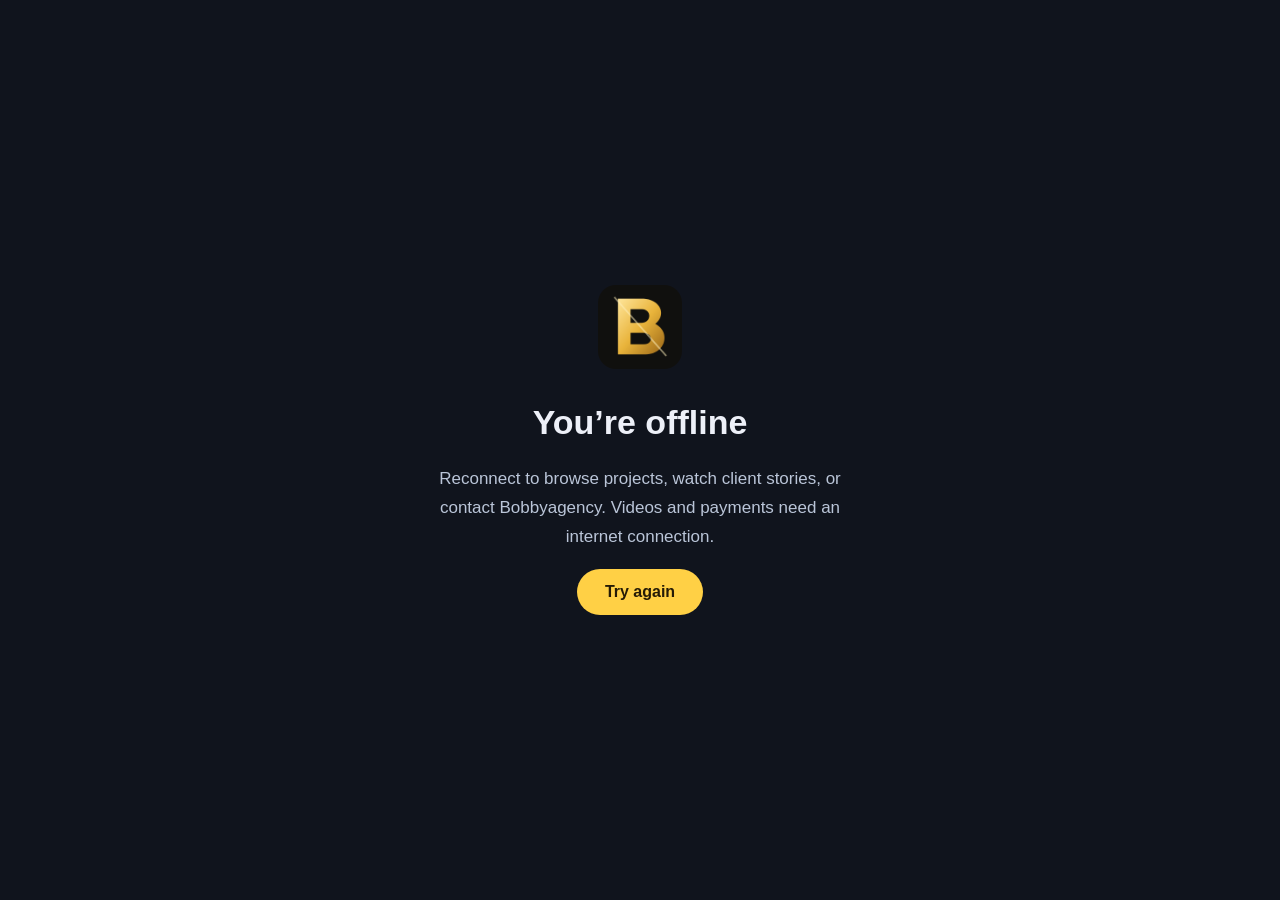
<file: offline.html>
<!doctype html><html lang="en"><head><meta charset="utf-8"><meta name="viewport" content="width=device-width,initial-scale=1"><meta name="theme-color" content="#10141d"><title>You're offline | Bobbyagency</title><style>body{margin:0;background:#10141d;color:#edf0f8;font:17px/1.7 Arial,sans-serif;min-height:100dvh;display:grid;place-items:center}main{max-width:460px;padding:32px;text-align:center}img{width:84px;height:84px;border-radius:18px}h1{line-height:1.2}p{color:#bac5d8}button{background:#ffd045;color:#251b06;border:0;border-radius:24px;padding:14px 28px;font:700 16px Arial;cursor:pointer}button:focus-visible{outline:3px solid white;outline-offset:5px}</style></head><body><main><img src="assets/app/icon-192.png" alt="Bobbyagency"><h1>You’re offline</h1><p>Reconnect to browse projects, watch client stories, or contact Bobbyagency. Videos and payments need an internet connection.</p><button id="retry">Try again</button></main><script src="offline.js"></script></body></html>
</file>
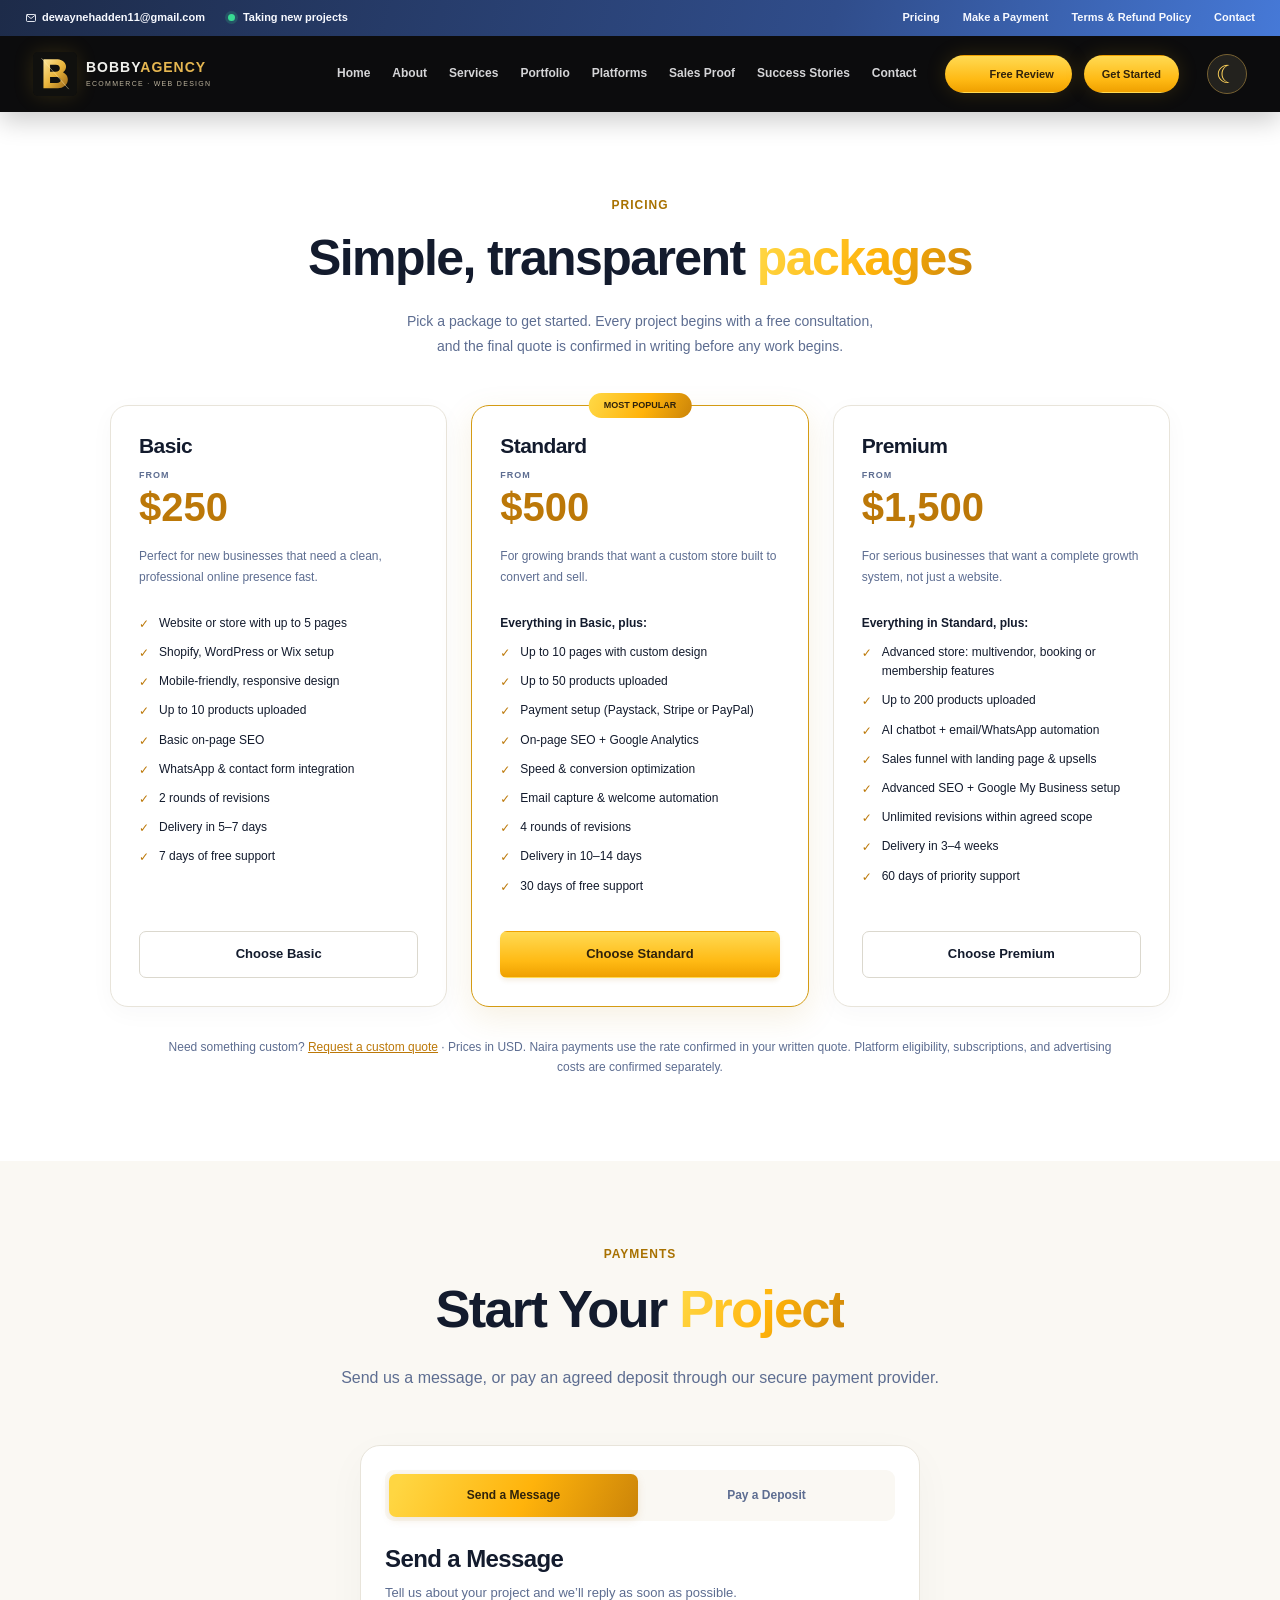
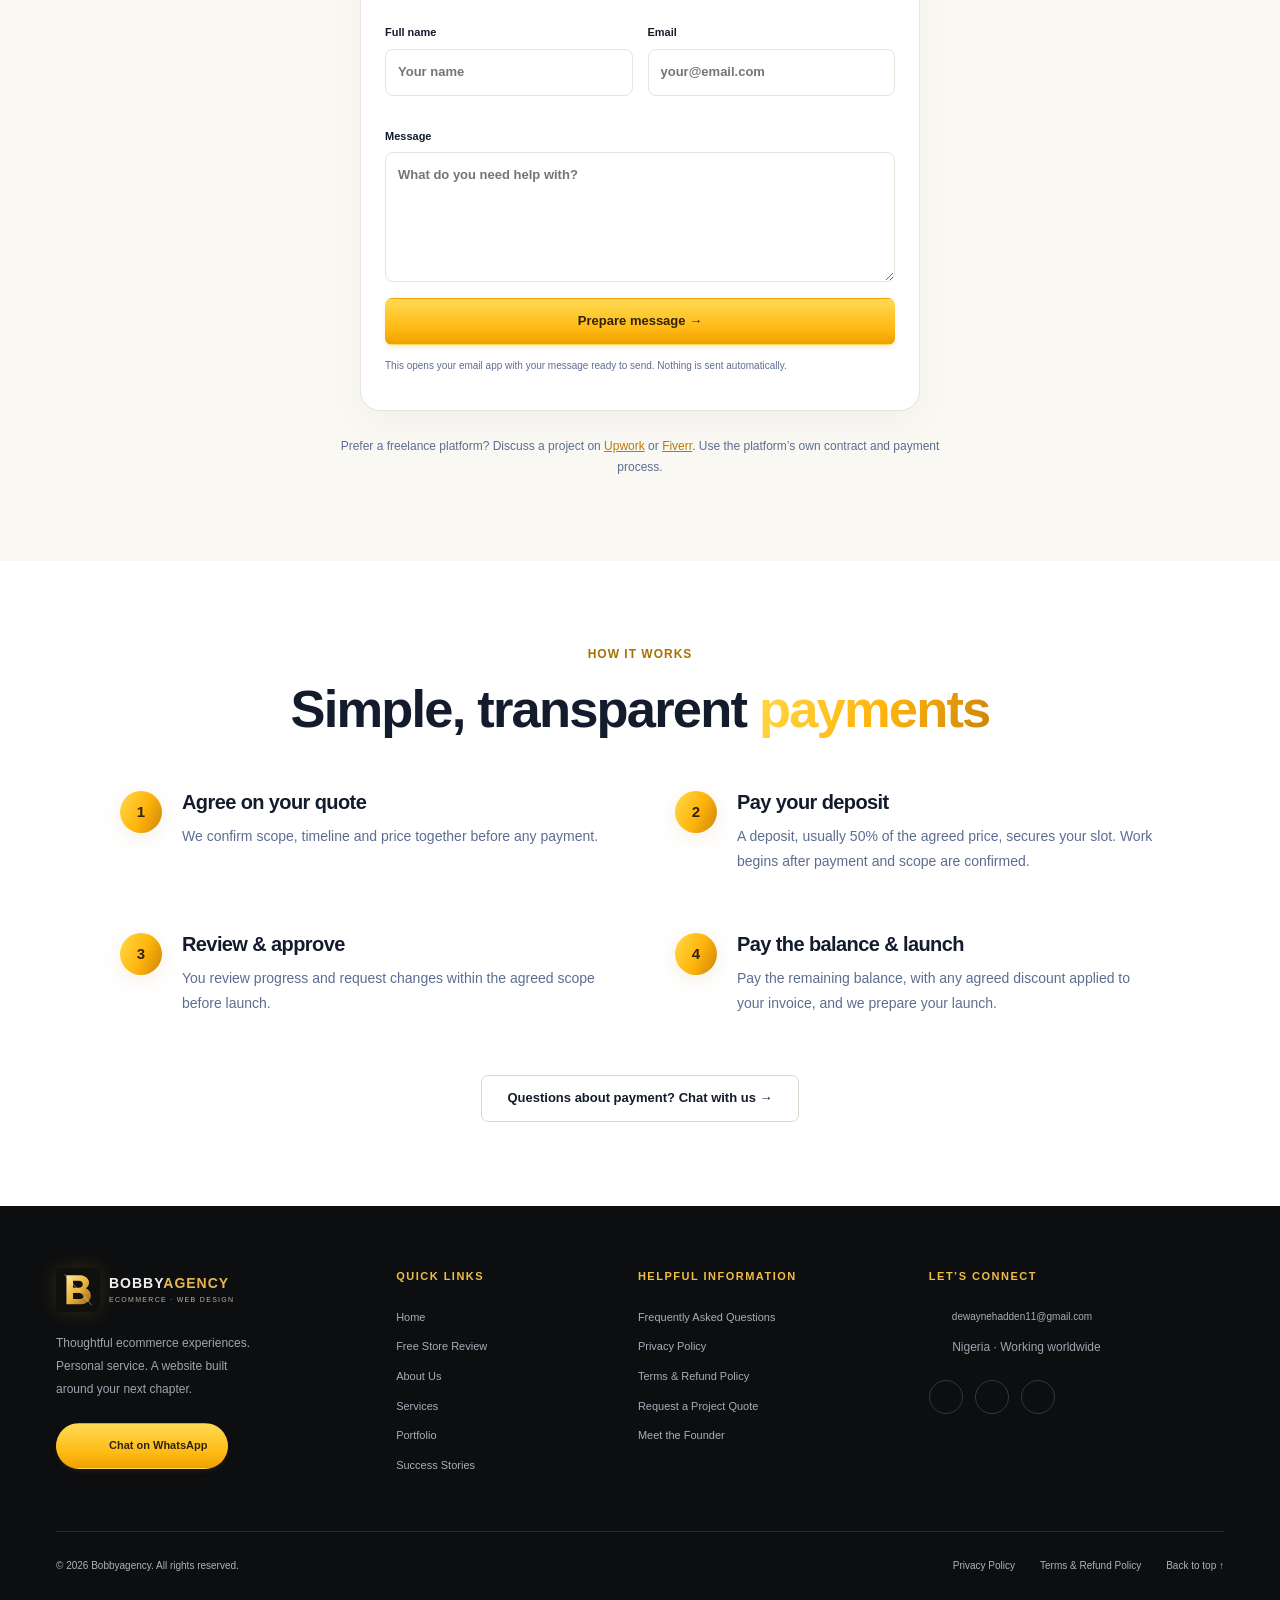
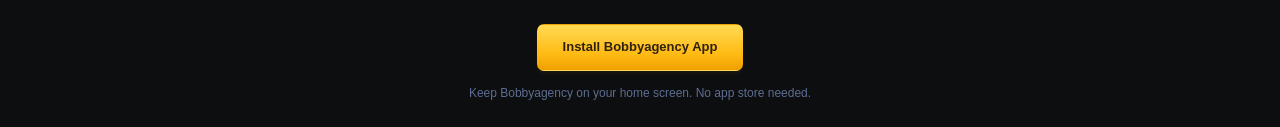
<file: payment.html>
<!doctype html>
<html lang="en">
<head>
<meta charset="utf-8"><meta name="viewport" content="width=device-width,initial-scale=1"><meta name="theme-color" content="#0c0c0d">
<title>Pricing & Payments | Bobbyagency</title>
<meta name="description" content="Explore Bobbyagency packages, request a quote, and pay your agreed deposit securely through Paystack or bank transfer.">
<script src="theme.js?v=20261026-theme"></script><link rel="icon" type="image/svg+xml" href="assets/brand.svg"><link rel="stylesheet" href="styles.css?v=20261028-payment"><script src="terms.js?v=20261026" defer></script><script src="payment.js?v=20261028-payment" defer></script>
<link rel="manifest" href="manifest.webmanifest"><link rel="apple-touch-icon" href="assets/app/apple-touch-icon.png"><meta name="apple-mobile-web-app-capable" content="yes"><meta name="apple-mobile-web-app-status-bar-style" content="black-translucent"><meta name="apple-mobile-web-app-title" content="Bobbyagency"><script src="pwa.js?v=20261026-app" defer></script><link rel="canonical" href="https://dewaynehadden.github.io/Bobbyagency/payment.html"></head>
<body><svg xmlns="http://www.w3.org/2000/svg" class="svg-sprite" aria-hidden="true"><symbol id="i-arrow" viewBox="0 0 24 24"><path d="M5 12h14m-6-6 6 6-6 6"/></symbol><symbol id="i-arrow-up" viewBox="0 0 24 24"><path d="M6 18 18 6M6 6h12v12"/></symbol><symbol id="i-chevron" viewBox="0 0 24 24"><path d="m8 4 8 8-8 8"/></symbol><symbol id="i-down" viewBox="0 0 24 24"><path d="m6 9 6 6 6-6"/></symbol><symbol id="i-close" viewBox="0 0 24 24"><path d="m6 6 12 12M6 18 18 6"/></symbol><symbol id="i-menu" viewBox="0 0 24 24"><path d="M4 6h16M4 12h16M4 18h16"/></symbol><symbol id="i-search" viewBox="0 0 24 24"><circle cx="10.5" cy="10.5" r="6.5"/><path d="m16 16 5 5"/></symbol><symbol id="i-store" viewBox="0 0 24 24"><path d="m3 8 2-5h14l2 5v4a3 3 0 0 1-5 2 3 3 0 0 1-4 0 3 3 0 0 1-4 0 3 3 0 0 1-5-2V8ZM5 15v6h14v-6M9 21v-5h6v5M3 8h18"/></symbol><symbol id="i-chart" viewBox="0 0 24 24"><path d="M4 3v18h17M8 17v-5m5 5V8m5 9V4"/></symbol><symbol id="i-mail" viewBox="0 0 24 24"><rect x="3" y="5" width="18" height="14" rx="2"/><path d="m3 6 9 7 9-7"/></symbol><symbol id="i-chat" viewBox="0 0 24 24"><path d="M21 11.5a9 9 0 0 1-13.5 7.8L3 21l1.7-4.5A9 9 0 1 1 21 11.5Z"/></symbol><symbol id="i-whatsapp" viewBox="0 0 24 24"><path d="M21 11.5a9 9 0 0 1-13.5 7.8L3 21l1.7-4.5A9 9 0 1 1 21 11.5Z"/><path d="m8 7 2 3-1 1c1 2 2 3 4 4l1-2 3 2c-2 5-11-2-9-8Z"/></symbol><symbol id="i-shield" viewBox="0 0 24 24"><path d="m12 2 8 3v6c0 5-4 8-8 11-4-3-8-6-8-11V5l8-3Z"/><path d="m8 12 3 3 5-6"/></symbol><symbol id="i-globe" viewBox="0 0 24 24"><circle cx="12" cy="12" r="10"/><ellipse cx="12" cy="12" rx="4" ry="10"/><path d="M2 12h20"/></symbol><symbol id="i-layout" viewBox="0 0 24 24"><rect x="3" y="4" width="18" height="16" rx="2"/><path d="M3 9h18M9 9v11"/></symbol><symbol id="i-target" viewBox="0 0 24 24"><circle cx="12" cy="12" r="9"/><circle cx="12" cy="12" r="5"/><circle cx="12" cy="12" r="1"/></symbol><symbol id="i-repeat" viewBox="0 0 24 24"><path d="M4 8h15l-4-4m4 12H4l4 4M20 8v4M4 16v-4"/></symbol><symbol id="i-puzzle" viewBox="0 0 24 24"><path d="M3 3h6a3 3 0 1 1 6 0h6v6a3 3 0 1 0 0 6v6h-6a3 3 0 1 0-6 0H3v-6a3 3 0 1 0 0-6V3Z"/></symbol><symbol id="i-sparkles" viewBox="0 0 24 24"><path d="m12 3 2.5 6.5L21 12l-6.5 2.5L12 21l-2.5-6.5L3 12l6.5-2.5L12 3Zm7-1v4m-2-2h4M3 19v4m-2-2h4"/></symbol><symbol id="i-wordpress" viewBox="0 0 24 24"><circle cx="12" cy="12" r="10"/><path d="m5 7 4 12 3-8 3 8 4-12M5 7h5m4 0h5"/></symbol><symbol id="i-check" viewBox="0 0 24 24"><path d="m5 12 4 4L19 6"/></symbol><symbol id="i-clock" viewBox="0 0 24 24"><circle cx="12" cy="12" r="9"/><path d="M12 7v5l4 2"/></symbol><symbol id="i-play" viewBox="0 0 24 24"><path d="m9 5 11 7-11 7V5Z"/></symbol><symbol id="i-pause" viewBox="0 0 24 24"><path d="M9 5v14M15 5v14"/></symbol><symbol id="i-link" viewBox="0 0 24 24"><path d="m10 14 4-4m-6 7-1 1a4 4 0 0 1-6-6l5-5a4 4 0 0 1 6 0m0 10a4 4 0 0 0 6 0l5-5a4 4 0 0 0-6-6l-1 1"/></symbol><symbol id="i-linkedin" viewBox="0 0 24 24"><rect x="3" y="3" width="18" height="18" rx="3"/><path d="M7 10v7m0-11v1m4 10v-7m0 3c0-4 6-4 6 0v4"/></symbol><symbol id="i-bag" viewBox="0 0 24 24"><path d="m5 7-2 14h18L19 7H5Zm3 1V6a4 4 0 0 1 8 0v2"/></symbol><symbol id="i-user" viewBox="0 0 24 24"><circle cx="12" cy="8" r="4"/><path d="M4 22v-2a8 8 0 0 1 16 0v2"/></symbol></svg><a href="#main" class="skip-link">Skip to content</a><div class="announcement-bar" aria-label="Announcements and quick links"><div class="announcement-inner"><div class="announcement-info"><a href="mailto:dewaynehadden11@gmail.com"><svg class="icon" aria-hidden="true"><use href="#i-mail"/></svg>dewaynehadden11@gmail.com</a><span class="availability"><span class="availability-dot" aria-hidden="true"></span>Taking new projects</span></div><nav class="announcement-links" aria-label="Quick links"><a href="payment.html#pricing">Pricing</a><a href="payment.html#start-project">Make a Payment</a><a href="terms.html">Terms &amp; Refund Policy</a><a href="index.html#contact">Contact</a></nav></div></div>
<header class="site-header"><div class="nav-container"><a class="brand" href="index.html#home" aria-label="Bobbyagency home"><img src="assets/brand.svg" width="44" height="44" alt=""><span>BOBBY<span class="brand-gold">AGENCY</span><small>ECOMMERCE · WEB DESIGN</small></span></a><button type="button" class="theme-toggle" aria-label="Switch to night mode" aria-pressed="false"><span class="theme-symbol" aria-hidden="true">☾</span></button><button class="menu-toggle icon-button" aria-label="Open navigation" aria-expanded="false" aria-controls="main-navigation"><svg class="icon " aria-hidden="true"><use href="index.html#i-menu"/></svg></button><nav id="main-navigation" aria-label="Main navigation"><a href="index.html#home">Home</a><a href="index.html#about">About</a><a href="index.html#services">Services</a><a href="index.html#portfolio">Portfolio</a><a href="index.html#platforms">Platforms</a><a href="index.html#sales-proof">Sales Proof</a><a href="index.html#testimonials">Success Stories</a><a href="index.html#contact">Contact</a><div class="mobile-nav-actions"><a class="button gold" href="index.html#audit">Free store review</a><a href="index.html#contact" class="button outline">Get started</a></div></nav><div class="header-actions"><a href="index.html#audit" class="button gold"><svg class="icon " aria-hidden="true"><use href="index.html#i-search"/></svg> Free Review</a><a href="index.html#contact" class="button gold">Get Started</a></div></div></header>
<main id="main" class="payment-page">
<section class="section payment-pricing" id="pricing"><div class="container"><div class="section-heading centered"><span class="eyebrow">PRICING</span><h1>Simple, transparent <span class="gold-text">packages</span></h1><p class="section-subtitle">Pick a package to get started. Every project begins with a free consultation,<br>and the final quote is confirmed in writing before any work begins.</p></div><div class="payment-plans"><article class="payment-plan "><h3>Basic</h3><small>FROM</small><strong class="payment-plan-price">$250</strong><p>Perfect for new businesses that need a clean, professional online presence fast.</p><ul><li>Website or store with up to 5 pages</li><li>Shopify, WordPress or Wix setup</li><li>Mobile-friendly, responsive design</li><li>Up to 10 products uploaded</li><li>Basic on-page SEO</li><li>WhatsApp &amp; contact form integration</li><li>2 rounds of revisions</li><li>Delivery in 5–7 days</li><li>7 days of free support</li></ul><button class="button outline-dark" data-package="Basic" data-price="250">Choose Basic</button></article><article class="payment-plan popular"><span class="payment-plan-badge">MOST POPULAR</span><h3>Standard</h3><small>FROM</small><strong class="payment-plan-price">$500</strong><p>For growing brands that want a custom store built to convert and sell.</p><ul><li class="plan-plus">Everything in Basic, plus:</li><li>Up to 10 pages with custom design</li><li>Up to 50 products uploaded</li><li>Payment setup (Paystack, Stripe or PayPal)</li><li>On-page SEO + Google Analytics</li><li>Speed &amp; conversion optimization</li><li>Email capture &amp; welcome automation</li><li>4 rounds of revisions</li><li>Delivery in 10–14 days</li><li>30 days of free support</li></ul><button class="button gold" data-package="Standard" data-price="500">Choose Standard</button></article><article class="payment-plan "><h3>Premium</h3><small>FROM</small><strong class="payment-plan-price">$1,500</strong><p>For serious businesses that want a complete growth system, not just a website.</p><ul><li class="plan-plus">Everything in Standard, plus:</li><li>Advanced store: multivendor, booking or membership features</li><li>Up to 200 products uploaded</li><li>AI chatbot + email/WhatsApp automation</li><li>Sales funnel with landing page &amp; upsells</li><li>Advanced SEO + Google My Business setup</li><li>Unlimited revisions within agreed scope</li><li>Delivery in 3–4 weeks</li><li>60 days of priority support</li></ul><button class="button outline-dark" data-package="Premium" data-price="1500">Choose Premium</button></article></div><p class="small-note centered payment-pricing-note">Need something custom? <a href="#start-project" data-custom-quote>Request a custom quote</a> · Prices in USD. Naira payments use the rate confirmed in your written quote. Platform eligibility, subscriptions, and advertising costs are confirmed separately.</p></div></section>
<section id="start-project" class="section warm payment-start"><div class="container"><div class="section-heading centered"><span class="eyebrow">PAYMENTS</span><h2>Start Your <span class="gold-text">Project</span></h2><p class="section-subtitle">Send us a message, or pay an agreed deposit through our secure payment provider.</p></div><div class="payment-box"><div class="payment-tabs" role="tablist" aria-label="Start your project"><button type="button" id="message-tab" role="tab" aria-controls="message-panel" aria-selected="true" tabindex="0">Send a Message</button><button type="button" id="deposit-tab" role="tab" aria-controls="deposit-panel" aria-selected="false" tabindex="-1">Pay a Deposit</button></div>
<div id="message-panel" role="tabpanel" aria-labelledby="message-tab"><h3>Send a Message</h3><p class="payment-lead">Tell us about your project and we’ll reply as soon as possible.</p><p class="payment-package-note" id="selected-package" hidden></p><form id="payment-message-form"><div class="form-row"><label>Full name<input name="name" required maxlength="100" autocomplete="name" placeholder="Your name"></label><label>Email<input name="email" type="email" required maxlength="200" autocomplete="email" placeholder="your@email.com"></label></div><label>Message<textarea name="message" required maxlength="3000" rows="5" placeholder="What do you need help with?"></textarea></label><button class="button gold payment-submit" type="submit">Prepare message →</button><p class="small-note" id="payment-message-status" role="status">This opens your email app with your message ready to send. Nothing is sent automatically.</p><a id="payment-email-fallback" class="text-link" hidden>Open prepared email →</a></form></div>
<div id="deposit-panel" role="tabpanel" aria-labelledby="deposit-tab" hidden><h3>Pay a Deposit</h3><p class="payment-lead">Reserve your project slot with an agreed deposit, or pay your remaining balance.</p><div class="payment-info"><p><strong>How this works:</strong> a deposit is credited toward your final invoice. We confirm the full scope, deliverables, timeline, total price, and deposit amount in writing before work begins.</p><p><strong>Refunds:</strong> fully refundable if we cannot agree on scope. Once work begins, the deposit is non-refundable and credited in full toward your invoice. <a href="terms.html#refunds">Read the full refund policy.</a></p></div><div class="payment-offer">Any promotional discount must be confirmed in your written quote before payment.</div><form id="deposit-form"><div class="form-row"><label>Full name<input name="name" required autocomplete="name" maxlength="100" placeholder="Your name"></label><label>Email<input name="email" type="email" required autocomplete="email" maxlength="200" placeholder="your@email.com"></label></div><label>Payment purpose<select name="purpose"><option>Project deposit</option><option>Remaining balance</option></select></label><span class="payment-field-label">Choose a reference amount (USD)</span><div class="payment-choices" aria-label="USD reference amount"><button type="button" data-amount="50" aria-pressed="false">$50</button><button type="button" data-amount="100" aria-pressed="true">$100</button></div><label>Or enter an agreed amount (USD)<input id="deposit-amount" name="amount" type="number" min="10" max="1000000" step="0.01" required value="100"></label><p class="small-note payment-currency-note">This USD amount is a reference for your project enquiry. Paystack checkout is in NGN: enter only the naira amount and exchange rate confirmed in your quote. No currency conversion or charge happens on this page.</p><label class="payment-check"><input type="checkbox" name="agree" required><span>I have agreed the payment amount with Bobbyagency and understand the <a href="terms.html">Terms &amp; Refund Policy</a>.</span></label><span class="payment-field-label">Choose payment method</span><div class="payment-choices payment-methods" role="group" aria-label="Payment method"><button type="button" data-method="card" aria-pressed="true">Card / Bank</button><button type="button" data-method="paypal" aria-pressed="false">PayPal<small>Request details</small></button><button type="button" data-method="crypto" aria-pressed="false">Crypto<small>Request details</small></button></div><dl class="payment-bank" id="payment-bank"><div><dt>Bank</dt><dd>Wema Bank</dd></div><div><dt>Account name</dt><dd>Timileyin Emilolorun</dd></div><div><dt>Account number</dt><dd><span id="bank-account">0237437136</span> <button type="button" id="copy-bank">Copy</button></dd></div></dl><p class="small-note" id="payment-method-note">Pay by card or supported bank methods on Paystack, or transfer the agreed NGN amount to the account above. International card availability depends on Paystack and your bank.</p><button type="submit" class="button gold payment-submit" id="payment-action">Continue to Paystack →</button><p class="small-note" id="payment-action-status" role="status">You’ll continue to Paystack’s secure payment page. Keep your payment receipt; opening checkout does not confirm payment.</p><a class="text-link" id="payment-action-fallback" hidden></a><a class="text-link payment-receipt" href="https://wa.me/message/BYC7YFBUX4QGG1" target="_blank" rel="noopener">Already transferred? Send your receipt on WhatsApp →</a></form></div></div><p class="small-note centered payment-intl">Prefer a freelance platform? Discuss a project on <a href="https://www.upwork.com/freelancers/~01d8f8c1ff8dccffea" target="_blank" rel="noopener">Upwork</a> or <a href="https://www.fiverr.com/emiloloruntinmy" target="_blank" rel="noopener">Fiverr</a>. Use the platform’s own contract and payment process.</p></div></section>
<section class="section payment-how"><div class="container"><div class="section-heading centered"><span class="eyebrow">HOW IT WORKS</span><h2>Simple, transparent <span class="gold-text">payments</span></h2></div><ol class="payment-steps"><li><span>1</span><div><h3>Agree on your quote</h3><p>We confirm scope, timeline and price together before any payment.</p></div></li><li><span>2</span><div><h3>Pay your deposit</h3><p>A deposit, usually 50% of the agreed price, secures your slot. Work begins after payment and scope are confirmed.</p></div></li><li><span>3</span><div><h3>Review &amp; approve</h3><p>You review progress and request changes within the agreed scope before launch.</p></div></li><li><span>4</span><div><h3>Pay the balance &amp; launch</h3><p>Pay the remaining balance, with any agreed discount applied to your invoice, and we prepare your launch.</p></div></li></ol><div class="centered"><a class="button outline-dark" href="https://wa.me/message/BYC7YFBUX4QGG1" target="_blank" rel="noopener">Questions about payment? Chat with us →</a></div></div></section></main><footer class="site-footer"><div class="container"><div class="footer-grid"><div><a class="brand footer-brand" href="index.html#home"><img src="assets/brand.svg" width="48" height="48" alt=""><span>BOBBY<span class="brand-gold">AGENCY</span><small>ECOMMERCE · WEB DESIGN</small></span></a><p>Thoughtful ecommerce experiences.<br>Personal service. A website built<br>around your next chapter.</p><a class="button gold" href="https://wa.me/message/BYC7YFBUX4QGG1" target="_blank" rel="noopener"><svg class="icon " aria-hidden="true"><use href="index.html#i-whatsapp"/></svg> Chat on WhatsApp</a></div><div><h3>QUICK LINKS</h3><a href="index.html#home">Home</a><a href="index.html#audit">Free Store Review</a><a href="index.html#about">About Us</a><a href="index.html#services">Services</a><a href="index.html#portfolio">Portfolio</a><a href="index.html#testimonials">Success Stories</a></div><div><h3>HELPFUL INFORMATION</h3><a href="index.html#faq">Frequently Asked Questions</a><a href="#privacy">Privacy Policy</a><a href="terms.html">Terms &amp; Refund Policy</a><a href="index.html#contact">Request a Project Quote</a><a href="index.html#team">Meet the Founder</a></div><div><h3>LET’S CONNECT</h3><a class="footer-email" href="mailto:dewaynehadden11@gmail.com"><svg class="icon " aria-hidden="true"><use href="index.html#i-mail"/></svg> dewaynehadden11@gmail.com</a><p><svg class="icon " aria-hidden="true"><use href="index.html#i-globe"/></svg> Nigeria · Working worldwide</p><div class="footer-socials"><a href="https://wa.me/message/BYC7YFBUX4QGG1" target="_blank" rel="noopener" aria-label="WhatsApp"><svg class="icon " aria-hidden="true"><use href="index.html#i-whatsapp"/></svg></a><a href="https://www.linkedin.com/in/emilolorun-timileyin-a00376419" target="_blank" rel="noopener" aria-label="LinkedIn"><svg class="icon " aria-hidden="true"><use href="index.html#i-linkedin"/></svg></a><a href="mailto:dewaynehadden11@gmail.com" aria-label="Email"><svg class="icon " aria-hidden="true"><use href="index.html#i-mail"/></svg></a></div></div></div><div class="footer-bottom"><span>© <span id="year">2026</span> Bobbyagency. All rights reserved.</span><div><a href="#privacy">Privacy Policy</a><a href="terms.html">Terms &amp; Refund Policy</a><a href="index.html#home">Back to top ↑</a></div></div></div><div class="container app-install-row"><button class="button gold pwa-install" type="button">Install Bobbyagency App</button><p class="small-note">Keep Bobbyagency on your home screen. No app store needed.</p></div></footer><dialog id="install-dialog" class="modal install-dialog" aria-labelledby="install-title"><div class="modal-body"><button class="modal-close icon-button" type="button" data-install-close data-close aria-label="Close installation guide">×</button><h2 id="install-title">Bobbyagency on your phone</h2><h3>iPhone or iPad</h3><p>Open this website in Safari. Tap <strong>Share</strong>, then <strong>Add to Home Screen</strong>. If offered, turn on <strong>Open as Web App</strong>, then tap <strong>Add</strong>.</p><h3>Android</h3><p>Open this website in Chrome. Tap the browser menu <strong>⋮</strong>, then <strong>Install app</strong> or <strong>Add to Home screen</strong>, and confirm.</p><h3>Desktop</h3><p>In Chrome or Edge, look for the install icon in the address bar, or choose the install option in the browser menu.</p><p class="small-note">Installation options depend on your browser. The website also works normally without installation. Videos, enquiries, and payments need an internet connection.</p></div></dialog></body></html>
</file>
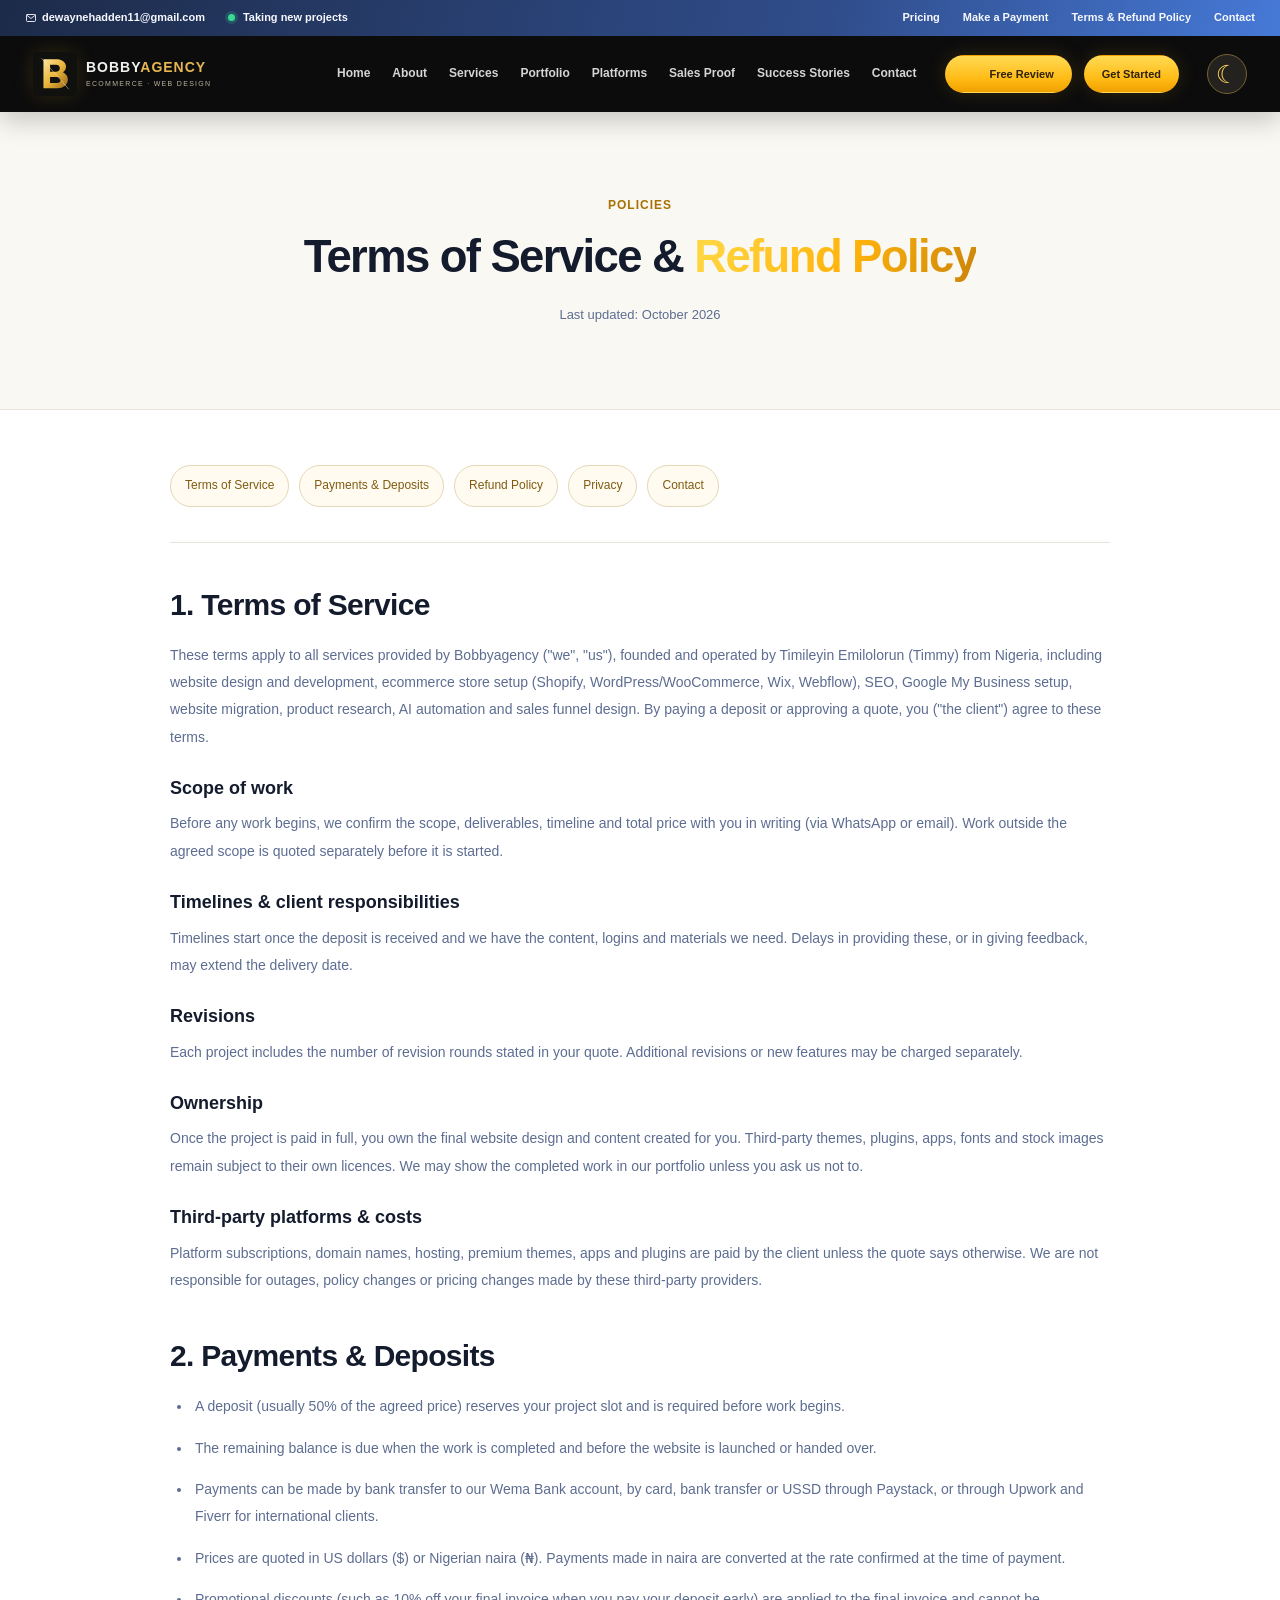
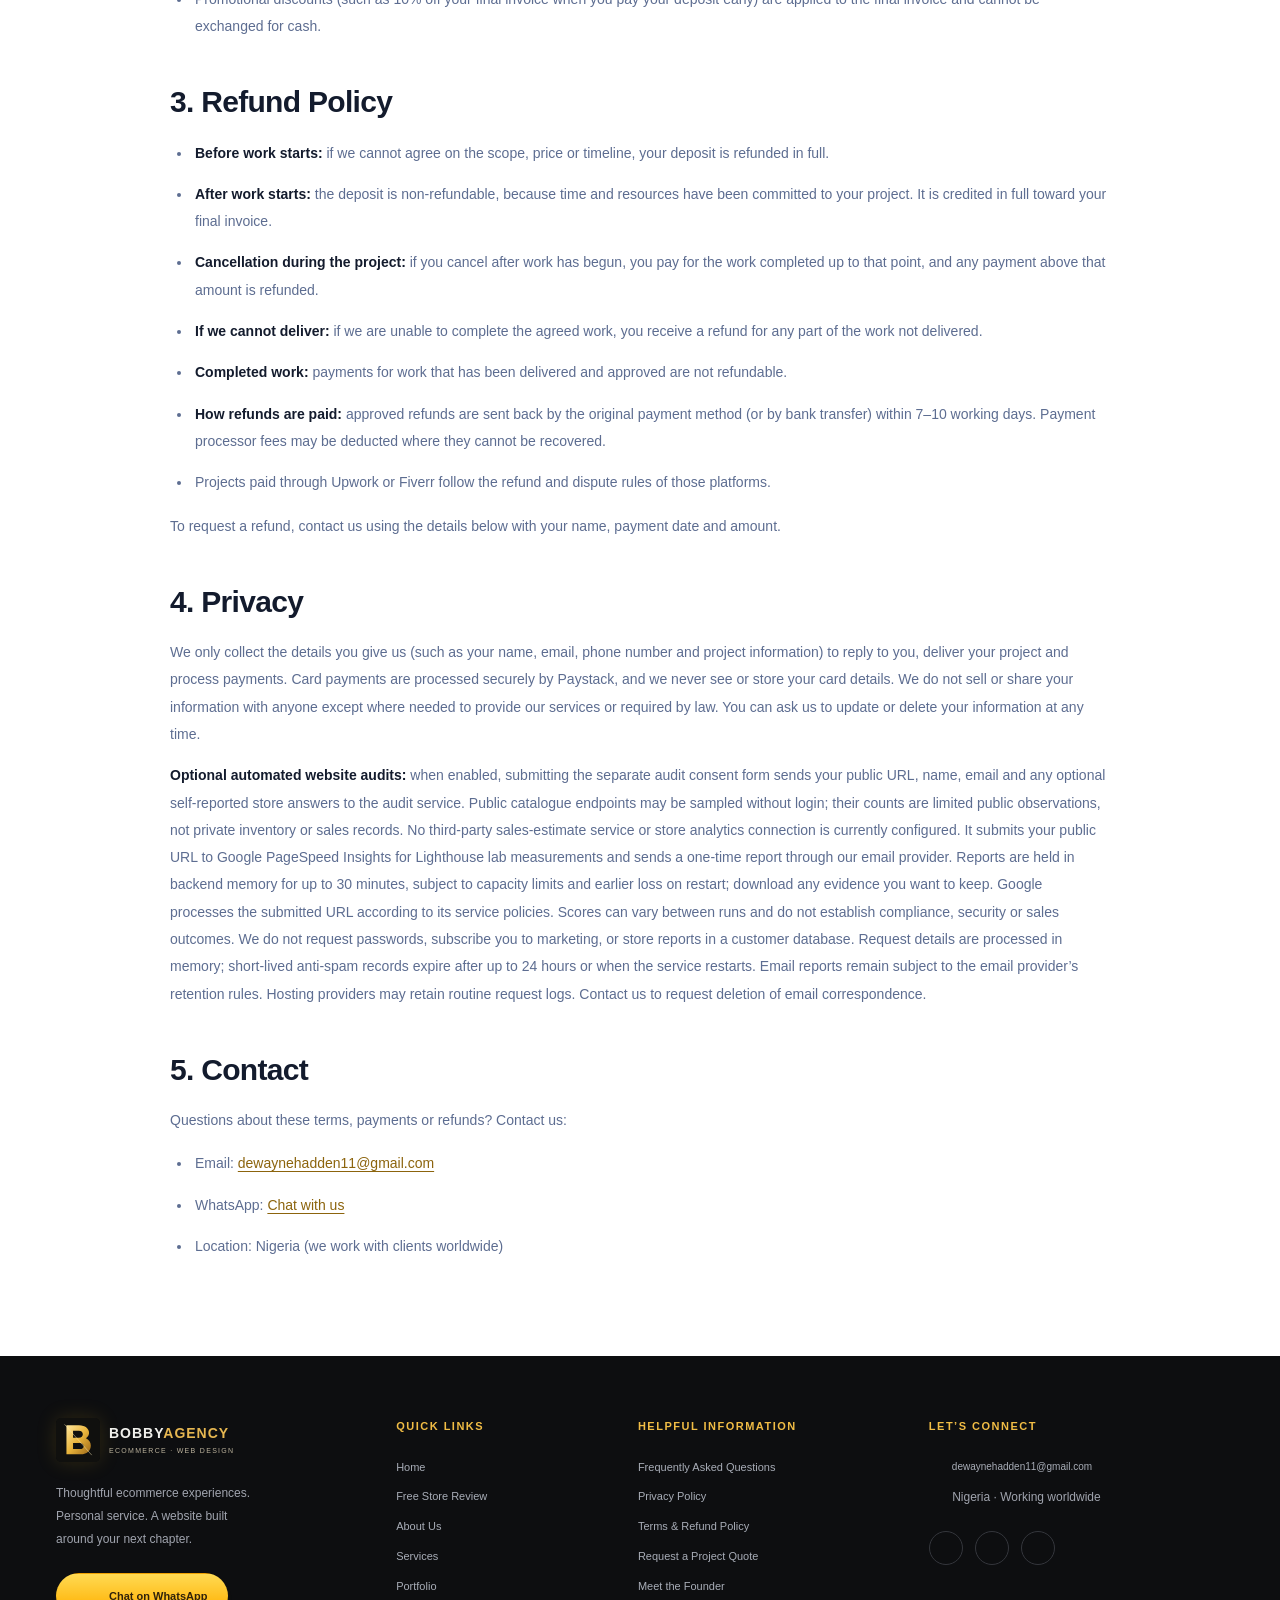
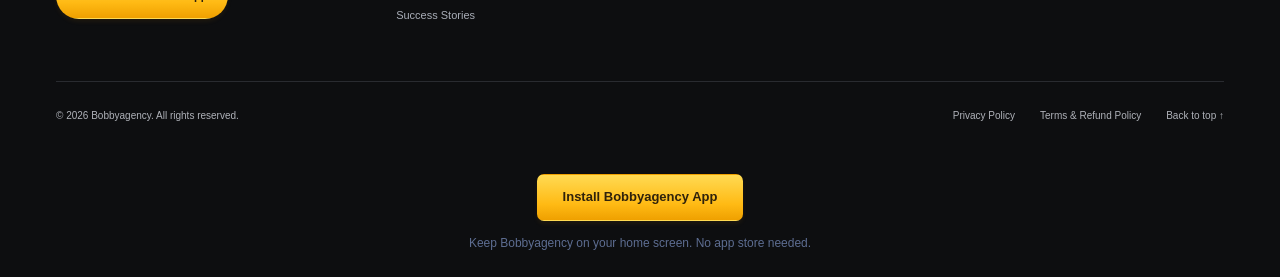
<file: terms.html>
<!doctype html>
<html lang="en">
<head>
<meta charset="utf-8"><meta name="viewport" content="width=device-width,initial-scale=1"><meta name="theme-color" content="#0c0c0d">
<title>Terms of Service &amp; Refund Policy | Bobbyagency</title>
<meta name="description" content="Bobbyagency terms of service, payments and deposits, refund policy, privacy, and contact information.">
<script src="theme.js?v=20261026-theme"></script><link rel="icon" type="image/svg+xml" href="assets/brand.svg"><link rel="stylesheet" href="styles.css?v=20261028-payment"><script src="terms.js?v=20261026" defer></script>
<link rel="manifest" href="manifest.webmanifest"><link rel="apple-touch-icon" href="assets/app/apple-touch-icon.png"><meta name="apple-mobile-web-app-capable" content="yes"><meta name="apple-mobile-web-app-status-bar-style" content="black-translucent"><meta name="apple-mobile-web-app-title" content="Bobbyagency"><script src="pwa.js?v=20261026-app" defer></script></head>
<body><svg xmlns="http://www.w3.org/2000/svg" class="svg-sprite" aria-hidden="true"><symbol id="i-arrow" viewBox="0 0 24 24"><path d="M5 12h14m-6-6 6 6-6 6"/></symbol><symbol id="i-arrow-up" viewBox="0 0 24 24"><path d="M6 18 18 6M6 6h12v12"/></symbol><symbol id="i-chevron" viewBox="0 0 24 24"><path d="m8 4 8 8-8 8"/></symbol><symbol id="i-down" viewBox="0 0 24 24"><path d="m6 9 6 6 6-6"/></symbol><symbol id="i-close" viewBox="0 0 24 24"><path d="m6 6 12 12M6 18 18 6"/></symbol><symbol id="i-menu" viewBox="0 0 24 24"><path d="M4 6h16M4 12h16M4 18h16"/></symbol><symbol id="i-search" viewBox="0 0 24 24"><circle cx="10.5" cy="10.5" r="6.5"/><path d="m16 16 5 5"/></symbol><symbol id="i-store" viewBox="0 0 24 24"><path d="m3 8 2-5h14l2 5v4a3 3 0 0 1-5 2 3 3 0 0 1-4 0 3 3 0 0 1-4 0 3 3 0 0 1-5-2V8ZM5 15v6h14v-6M9 21v-5h6v5M3 8h18"/></symbol><symbol id="i-chart" viewBox="0 0 24 24"><path d="M4 3v18h17M8 17v-5m5 5V8m5 9V4"/></symbol><symbol id="i-mail" viewBox="0 0 24 24"><rect x="3" y="5" width="18" height="14" rx="2"/><path d="m3 6 9 7 9-7"/></symbol><symbol id="i-chat" viewBox="0 0 24 24"><path d="M21 11.5a9 9 0 0 1-13.5 7.8L3 21l1.7-4.5A9 9 0 1 1 21 11.5Z"/></symbol><symbol id="i-whatsapp" viewBox="0 0 24 24"><path d="M21 11.5a9 9 0 0 1-13.5 7.8L3 21l1.7-4.5A9 9 0 1 1 21 11.5Z"/><path d="m8 7 2 3-1 1c1 2 2 3 4 4l1-2 3 2c-2 5-11-2-9-8Z"/></symbol><symbol id="i-shield" viewBox="0 0 24 24"><path d="m12 2 8 3v6c0 5-4 8-8 11-4-3-8-6-8-11V5l8-3Z"/><path d="m8 12 3 3 5-6"/></symbol><symbol id="i-globe" viewBox="0 0 24 24"><circle cx="12" cy="12" r="10"/><ellipse cx="12" cy="12" rx="4" ry="10"/><path d="M2 12h20"/></symbol><symbol id="i-layout" viewBox="0 0 24 24"><rect x="3" y="4" width="18" height="16" rx="2"/><path d="M3 9h18M9 9v11"/></symbol><symbol id="i-target" viewBox="0 0 24 24"><circle cx="12" cy="12" r="9"/><circle cx="12" cy="12" r="5"/><circle cx="12" cy="12" r="1"/></symbol><symbol id="i-repeat" viewBox="0 0 24 24"><path d="M4 8h15l-4-4m4 12H4l4 4M20 8v4M4 16v-4"/></symbol><symbol id="i-puzzle" viewBox="0 0 24 24"><path d="M3 3h6a3 3 0 1 1 6 0h6v6a3 3 0 1 0 0 6v6h-6a3 3 0 1 0-6 0H3v-6a3 3 0 1 0 0-6V3Z"/></symbol><symbol id="i-sparkles" viewBox="0 0 24 24"><path d="m12 3 2.5 6.5L21 12l-6.5 2.5L12 21l-2.5-6.5L3 12l6.5-2.5L12 3Zm7-1v4m-2-2h4M3 19v4m-2-2h4"/></symbol><symbol id="i-wordpress" viewBox="0 0 24 24"><circle cx="12" cy="12" r="10"/><path d="m5 7 4 12 3-8 3 8 4-12M5 7h5m4 0h5"/></symbol><symbol id="i-check" viewBox="0 0 24 24"><path d="m5 12 4 4L19 6"/></symbol><symbol id="i-clock" viewBox="0 0 24 24"><circle cx="12" cy="12" r="9"/><path d="M12 7v5l4 2"/></symbol><symbol id="i-play" viewBox="0 0 24 24"><path d="m9 5 11 7-11 7V5Z"/></symbol><symbol id="i-pause" viewBox="0 0 24 24"><path d="M9 5v14M15 5v14"/></symbol><symbol id="i-link" viewBox="0 0 24 24"><path d="m10 14 4-4m-6 7-1 1a4 4 0 0 1-6-6l5-5a4 4 0 0 1 6 0m0 10a4 4 0 0 0 6 0l5-5a4 4 0 0 0-6-6l-1 1"/></symbol><symbol id="i-linkedin" viewBox="0 0 24 24"><rect x="3" y="3" width="18" height="18" rx="3"/><path d="M7 10v7m0-11v1m4 10v-7m0 3c0-4 6-4 6 0v4"/></symbol><symbol id="i-bag" viewBox="0 0 24 24"><path d="m5 7-2 14h18L19 7H5Zm3 1V6a4 4 0 0 1 8 0v2"/></symbol><symbol id="i-user" viewBox="0 0 24 24"><circle cx="12" cy="8" r="4"/><path d="M4 22v-2a8 8 0 0 1 16 0v2"/></symbol></svg><a href="#main" class="skip-link">Skip to content</a><div class="announcement-bar" aria-label="Announcements and quick links"><div class="announcement-inner"><div class="announcement-info"><a href="mailto:dewaynehadden11@gmail.com"><svg class="icon" aria-hidden="true"><use href="#i-mail"/></svg>dewaynehadden11@gmail.com</a><span class="availability"><span class="availability-dot" aria-hidden="true"></span>Taking new projects</span></div><nav class="announcement-links" aria-label="Quick links"><a href="payment.html#pricing">Pricing</a><a href="payment.html#start-project">Make a Payment</a><a href="terms.html">Terms &amp; Refund Policy</a><a href="index.html#contact">Contact</a></nav></div></div>
<header class="site-header"><div class="nav-container"><a class="brand" href="index.html#home" aria-label="Bobbyagency home"><img src="assets/brand.svg" width="44" height="44" alt=""><span>BOBBY<span class="brand-gold">AGENCY</span><small>ECOMMERCE · WEB DESIGN</small></span></a><button type="button" class="theme-toggle" aria-label="Switch to night mode" aria-pressed="false"><span class="theme-symbol" aria-hidden="true">☾</span></button><button class="menu-toggle icon-button" aria-label="Open navigation" aria-expanded="false" aria-controls="main-navigation"><svg class="icon " aria-hidden="true"><use href="index.html#i-menu"/></svg></button><nav id="main-navigation" aria-label="Main navigation"><a href="index.html#home">Home</a><a href="index.html#about">About</a><a href="index.html#services">Services</a><a href="index.html#portfolio">Portfolio</a><a href="index.html#platforms">Platforms</a><a href="index.html#sales-proof">Sales Proof</a><a href="index.html#testimonials">Success Stories</a><a href="index.html#contact">Contact</a><div class="mobile-nav-actions"><a class="button gold" href="index.html#audit">Free store review</a><a href="index.html#contact" class="button outline">Get started</a></div></nav><div class="header-actions"><a href="index.html#audit" class="button gold"><svg class="icon " aria-hidden="true"><use href="index.html#i-search"/></svg> Free Review</a><a href="index.html#contact" class="button gold">Get Started</a></div></div></header>
<main id="main" class="policy-page">
<section class="section warm policy-hero"><div class="container centered"><span class="eyebrow">POLICIES</span><h1>Terms of Service &amp; <span class="gold-text">Refund Policy</span></h1><p>Last updated: October 2026</p></div></section>
<article class="container policy-content">
<nav class="legal-toc" aria-label="On this page">
<a href="#terms">Terms of Service</a><a href="#payments">Payments &amp; Deposits</a><a href="#refunds">Refund Policy</a><a href="#privacy">Privacy</a><a href="#contact-us">Contact</a>
</nav>

<h2 id="terms">1. Terms of Service</h2>
<p>These terms apply to all services provided by Bobbyagency ("we", "us"), founded and operated by Timileyin Emilolorun (Timmy) from Nigeria, including website design and development, ecommerce store setup (Shopify, WordPress/WooCommerce, Wix, Webflow), SEO, Google My Business setup, website migration, product research, AI automation and sales funnel design. By paying a deposit or approving a quote, you ("the client") agree to these terms.</p>
<h3>Scope of work</h3>
<p>Before any work begins, we confirm the scope, deliverables, timeline and total price with you in writing (via WhatsApp or email). Work outside the agreed scope is quoted separately before it is started.</p>
<h3>Timelines &amp; client responsibilities</h3>
<p>Timelines start once the deposit is received and we have the content, logins and materials we need. Delays in providing these, or in giving feedback, may extend the delivery date.</p>
<h3>Revisions</h3>
<p>Each project includes the number of revision rounds stated in your quote. Additional revisions or new features may be charged separately.</p>
<h3>Ownership</h3>
<p>Once the project is paid in full, you own the final website design and content created for you. Third-party themes, plugins, apps, fonts and stock images remain subject to their own licences. We may show the completed work in our portfolio unless you ask us not to.</p>
<h3>Third-party platforms &amp; costs</h3>
<p>Platform subscriptions, domain names, hosting, premium themes, apps and plugins are paid by the client unless the quote says otherwise. We are not responsible for outages, policy changes or pricing changes made by these third-party providers.</p>

<h2 id="payments">2. Payments &amp; Deposits</h2>
<ul>
<li>A deposit (usually 50% of the agreed price) reserves your project slot and is required before work begins.</li>
<li>The remaining balance is due when the work is completed and before the website is launched or handed over.</li>
<li>Payments can be made by bank transfer to our Wema Bank account, by card, bank transfer or USSD through Paystack, or through Upwork and Fiverr for international clients.</li>
<li>Prices are quoted in US dollars ($) or Nigerian naira (₦). Payments made in naira are converted at the rate confirmed at the time of payment.</li>
<li>Promotional discounts (such as 10% off your final invoice when you pay your deposit early) are applied to the final invoice and cannot be exchanged for cash.</li>
</ul>

<h2 id="refunds">3. Refund Policy</h2>
<ul>
<li><strong>Before work starts:</strong> if we cannot agree on the scope, price or timeline, your deposit is refunded in full.</li>
<li><strong>After work starts:</strong> the deposit is non-refundable, because time and resources have been committed to your project. It is credited in full toward your final invoice.</li>
<li><strong>Cancellation during the project:</strong> if you cancel after work has begun, you pay for the work completed up to that point, and any payment above that amount is refunded.</li>
<li><strong>If we cannot deliver:</strong> if we are unable to complete the agreed work, you receive a refund for any part of the work not delivered.</li>
<li><strong>Completed work:</strong> payments for work that has been delivered and approved are not refundable.</li>
<li><strong>How refunds are paid:</strong> approved refunds are sent back by the original payment method (or by bank transfer) within 7–10 working days. Payment processor fees may be deducted where they cannot be recovered.</li>
<li>Projects paid through Upwork or Fiverr follow the refund and dispute rules of those platforms.</li>
</ul>
<p>To request a refund, contact us using the details below with your name, payment date and amount.</p>

<h2 id="privacy">4. Privacy</h2>
<p>We only collect the details you give us (such as your name, email, phone number and project information) to reply to you, deliver your project and process payments. Card payments are processed securely by Paystack, and we never see or store your card details. We do not sell or share your information with anyone except where needed to provide our services or required by law. You can ask us to update or delete your information at any time.</p>

<p><strong>Optional automated website audits:</strong> when enabled, submitting the separate audit consent form sends your public URL, name, email and any optional self-reported store answers to the audit service. Public catalogue endpoints may be sampled without login; their counts are limited public observations, not private inventory or sales records. No third-party sales-estimate service or store analytics connection is currently configured. It submits your public URL to Google PageSpeed Insights for Lighthouse lab measurements and sends a one-time report through our email provider. Reports are held in backend memory for up to 30 minutes, subject to capacity limits and earlier loss on restart; download any evidence you want to keep. Google processes the submitted URL according to its service policies. Scores can vary between runs and do not establish compliance, security or sales outcomes. We do not request passwords, subscribe you to marketing, or store reports in a customer database. Request details are processed in memory; short-lived anti-spam records expire after up to 24 hours or when the service restarts. Email reports remain subject to the email provider’s retention rules. Hosting providers may retain routine request logs. Contact us to request deletion of email correspondence.</p>
<h2 id="contact-us">5. Contact</h2>
<p>Questions about these terms, payments or refunds? Contact us:</p>
<ul>
<li>Email: <a href="mailto:dewaynehadden11@gmail.com">dewaynehadden11@gmail.com</a></li>
<li>WhatsApp: <a href="https://wa.me/message/BYC7YFBUX4QGG1" target="_blank" rel="noopener">Chat with us</a></li>
<li>Location: Nigeria (we work with clients worldwide)</li>
</ul></article></main><footer class="site-footer"><div class="container"><div class="footer-grid"><div><a class="brand footer-brand" href="index.html#home"><img src="assets/brand.svg" width="48" height="48" alt=""><span>BOBBY<span class="brand-gold">AGENCY</span><small>ECOMMERCE · WEB DESIGN</small></span></a><p>Thoughtful ecommerce experiences.<br>Personal service. A website built<br>around your next chapter.</p><a class="button gold" href="https://wa.me/message/BYC7YFBUX4QGG1" target="_blank" rel="noopener"><svg class="icon " aria-hidden="true"><use href="index.html#i-whatsapp"/></svg> Chat on WhatsApp</a></div><div><h3>QUICK LINKS</h3><a href="index.html#home">Home</a><a href="index.html#audit">Free Store Review</a><a href="index.html#about">About Us</a><a href="index.html#services">Services</a><a href="index.html#portfolio">Portfolio</a><a href="index.html#testimonials">Success Stories</a></div><div><h3>HELPFUL INFORMATION</h3><a href="index.html#faq">Frequently Asked Questions</a><a href="#privacy">Privacy Policy</a><a href="terms.html">Terms &amp; Refund Policy</a><a href="index.html#contact">Request a Project Quote</a><a href="index.html#team">Meet the Founder</a></div><div><h3>LET’S CONNECT</h3><a class="footer-email" href="mailto:dewaynehadden11@gmail.com"><svg class="icon " aria-hidden="true"><use href="index.html#i-mail"/></svg> dewaynehadden11@gmail.com</a><p><svg class="icon " aria-hidden="true"><use href="index.html#i-globe"/></svg> Nigeria · Working worldwide</p><div class="footer-socials"><a href="https://wa.me/message/BYC7YFBUX4QGG1" target="_blank" rel="noopener" aria-label="WhatsApp"><svg class="icon " aria-hidden="true"><use href="index.html#i-whatsapp"/></svg></a><a href="https://www.linkedin.com/in/emilolorun-timileyin-a00376419" target="_blank" rel="noopener" aria-label="LinkedIn"><svg class="icon " aria-hidden="true"><use href="index.html#i-linkedin"/></svg></a><a href="mailto:dewaynehadden11@gmail.com" aria-label="Email"><svg class="icon " aria-hidden="true"><use href="index.html#i-mail"/></svg></a></div></div></div><div class="footer-bottom"><span>© <span id="year">2026</span> Bobbyagency. All rights reserved.</span><div><a href="#privacy">Privacy Policy</a><a href="terms.html">Terms &amp; Refund Policy</a><a href="index.html#home">Back to top ↑</a></div></div></div><div class="container app-install-row"><button class="button gold pwa-install" type="button">Install Bobbyagency App</button><p class="small-note">Keep Bobbyagency on your home screen. No app store needed.</p></div></footer><dialog id="install-dialog" class="modal install-dialog" aria-labelledby="install-title"><div class="modal-body"><button class="modal-close icon-button" type="button" data-install-close data-close aria-label="Close installation guide">×</button><h2 id="install-title">Bobbyagency on your phone</h2><h3>iPhone or iPad</h3><p>Open this website in Safari. Tap <strong>Share</strong>, then <strong>Add to Home Screen</strong>. If offered, turn on <strong>Open as Web App</strong>, then tap <strong>Add</strong>.</p><h3>Android</h3><p>Open this website in Chrome. Tap the browser menu <strong>⋮</strong>, then <strong>Install app</strong> or <strong>Add to Home screen</strong>, and confirm.</p><h3>Desktop</h3><p>In Chrome or Edge, look for the install icon in the address bar, or choose the install option in the browser menu.</p><p class="small-note">Installation options depend on your browser. The website also works normally without installation. Videos, enquiries, and payments need an internet connection.</p></div></dialog></body></html>
</file>
<file: styles.css>
:root{--gold:#f3aa08;--gold-light:#ffda54;--gold-deep:#bc7808;--gold-gradient:linear-gradient(115deg,#ffd642 5%,#ffb30b 55%,#cb8409);--ink:#131b2d;--muted:#5d6d91;--warm:#faf8f3;--paper:#fff;--border:#e8e4da;--shadow:0 12px 30px #1720330b;--header-height:76px}*{box-sizing:border-box}html{scroll-behavior:smooth;scroll-padding-top:90px}body{margin:0;color:var(--ink);font-family:Arial,Helvetica,'DejaVu Sans',sans-serif;line-height:1.6;background:#fff;-webkit-font-smoothing:antialiased}body.modal-open{overflow:hidden}button,input,select,textarea{font:inherit}button,a,input,textarea,select{-webkit-tap-highlight-color:transparent}button{cursor:pointer}a{color:inherit;text-decoration:none}button{color:inherit}button:disabled{cursor:default}img{display:block;max-width:100%;height:auto}button:focus-visible,a:focus-visible,summary:focus-visible{outline:3px solid #c88706;outline-offset:5px}input:focus-visible,textarea:focus-visible,select:focus-visible{outline:2px solid var(--gold);outline-offset:3px}.icon{width:22px;height:22px;display:inline-block;flex-shrink:0;fill:none;stroke:currentColor;stroke-width:1.7;stroke-linecap:round;stroke-linejoin:round;vertical-align:middle}.svg-sprite{position:absolute;width:0;height:0;overflow:hidden}.container{max-width:1380px;width:calc(100% - 72px);margin-inline:auto}.narrow{max-width:1100px}.centered{text-align:center}.section{padding:84px 0;scroll-margin-top:12px}.warm{background:var(--warm)}h1,h2,h3,h4,p{margin-top:0}h1,h2,h3{line-height:1.14}h1{font-size:clamp(32px,3.55vw,51px);letter-spacing:-1.6px;margin-bottom:22px;font-weight:750}h2{font-size:clamp(32px,4.1vw,58px);letter-spacing:-1.8px;font-weight:750;margin-bottom:25px}h3{font-size:24px;letter-spacing:-.6px;font-weight:700}p{color:var(--muted)}.gold-text{color:var(--gold-deep);background:var(--gold-gradient);background-clip:text;-webkit-background-clip:text;-webkit-text-fill-color:transparent}.section-subtitle{max-width:850px;margin:0 auto;font-size:16px;line-height:1.8;color:var(--muted)}.section-heading{margin-bottom:52px}.eyebrow{display:block;font-size:12px;line-height:1.5;letter-spacing:1px;font-weight:700;color:#a87100;margin-bottom:16px}.small-note{font-size:12px;line-height:1.7;color:var(--muted)}.button{display:inline-flex;align-items:center;justify-content:center;gap:12px;padding:14px 25px;border-radius:7px;border:1px solid transparent;font-size:13px;line-height:1.3;font-weight:700;min-height:46px;transition:transform .2s,box-shadow .2s,background .2s}.button:hover{transform:translateY(-2px)}.button .icon{width:18px;height:18px}.gold{background:linear-gradient(180deg,#ffda53,#ffba14 65%,#efa000);color:#30220b;box-shadow:0 3px 4px #a967001a}.gold:hover{box-shadow:0 5px 20px #e8ac1840;background:linear-gradient(180deg,#ffe37b,#ffc63b 65%,#f9b316)}.outline{border-color:#a37412;color:var(--gold-light);background:transparent}.outline-dark{border-color:#dbd8ce;color:var(--ink);background:#fff}.text-link{display:inline-flex;align-items:center;gap:7px;color:#9b6906;font-size:13px;font-weight:600}.text-link:hover{text-decoration:underline}.text-link .icon{width:15px;height:15px}.sr-only{position:absolute!important;width:1px;height:1px;margin:-1px;padding:0;border:0;clip:rect(0,0,0,0);overflow:hidden;white-space:nowrap}.skip-link{position:fixed;left:10px;top:-100px;z-index:100;background:#fff;padding:12px 20px;border:2px solid var(--gold)}.skip-link:focus{top:10px}.icon-button{background:transparent;border:0;padding:10px;display:inline-flex;align-items:center;justify-content:center;border-radius:50%}[hidden]{display:none!important}
/* The reference's compact black and gold navigation. */
.site-header{height:var(--header-height);background:#0c0c0d;color:#d5d5d7;position:sticky;top:0;z-index:30;box-shadow:0 9px 24px #0003}.nav-container{height:100%;width:calc(100% - 66px);max-width:1500px;margin:auto;display:flex;align-items:center;gap:28px}.brand{display:inline-flex;align-items:center;gap:9px;flex-shrink:0}.brand img{border-radius:5px;box-shadow:0 0 20px #c79c2030;width:44px;height:44px}.brand>span{font-size:14px;font-weight:800;letter-spacing:1px;line-height:1.25;color:#f0f0ec}.brand-gold{color:#e6b751}.brand small{font-size:9px;letter-spacing:4px;font-weight:400;display:block;margin-top:4px;color:#bcb39d}#main-navigation{display:flex;align-items:center;gap:22px;justify-content:center;margin-left:auto;white-space:nowrap}#main-navigation>a{font-size:12px;font-weight:600;transition:color .2s}#main-navigation>a:hover,#main-navigation>a.active{color:var(--gold-light)}.header-actions{display:flex;gap:12px;flex-shrink:0}.header-actions .button{border-radius:30px;padding:10px 17px;min-height:38px;font-size:11px;box-shadow:0 0 20px #daa8162b}.header-actions .icon{width:15px;height:15px}.menu-toggle,.mobile-nav-actions{display:none}
/* Three hand-built banners, matching the large carousel structure. */
.hero-carousel{position:relative;overflow:hidden;background:#fff}.hero-slide{width:100%;aspect-ratio:2.45;max-height:630px;min-height:350px}.agency-billboard{height:100%;position:relative;overflow:hidden;background:radial-gradient(ellipse at 75% 100%,#e7e0ef,transparent 60%),#fff;color:#250634}.billboard-title{position:absolute;top:1.7%;right:1.5%;left:29%;font-size:clamp(28px,5.4vw,82px);font-weight:900;letter-spacing:-2.3px;white-space:nowrap;line-height:1}.brand-rail{position:absolute;top:7%;left:1%;bottom:6%;width:8%;display:flex;flex-direction:column;justify-content:space-between}.brand-rail>div{border:4px solid #3b154c;border-radius:16px;box-shadow:0 0 0 3px #ebe1f2;background:#fff;display:flex;flex-direction:column;align-items:center;justify-content:center;height:23%;line-height:1}.brand-rail b{font-size:clamp(36px,5.4vw,86px);font-weight:900;letter-spacing:-8px;padding-right:5px}.brand-rail span{font-size:clamp(5px,.65vw,10px);font-weight:800;margin:2px 0 6px}.hero-phone{position:absolute;left:11%;top:5%;width:21%;height:91%;border:8px solid #202740;border-radius:36px;box-shadow:inset 0 0 0 3px #7181ae,12px 12px 20px #202b4038;background:#11152d;overflow:hidden;transform:rotate(-6deg);z-index:2;color:#fff}.phone-island{position:absolute;top:7px;left:35%;width:30%;height:16px;border-radius:20px;background:#060919;z-index:2}.phone-heading{padding:36px 18px 16px;background:linear-gradient(150deg,#362050,#12152d)}.phone-heading>span{font-size:clamp(5px,.57vw,9px);letter-spacing:1px;color:#c5bad8;display:block}.phone-heading b{font-size:clamp(15px,2.15vw,32px);line-height:1.12;display:block;margin-top:12px;letter-spacing:-.8px}.hero-phone>img{width:100%;height:65%;object-fit:cover;object-position:top}.phone-footer{position:absolute;bottom:0;left:0;right:0;text-align:center;padding:12px 0;background:#11162b;font-size:clamp(5px,.65vw,10px);letter-spacing:1px;color:#ded0f5}.hero-tablet{position:absolute;left:34%;top:23%;width:28%;height:71%;border:10px solid #111217;border-radius:24px;box-shadow:0 0 0 2px #8d8d8c,8px 10px 20px #29273122;overflow:hidden;background:#fff;transform:rotate(.5deg)}.tablet-camera{position:absolute;width:6px;height:6px;background:#35383c;border-radius:50%;left:50%;top:-8px}.hero-tablet>img{width:100%;height:100%;object-fit:cover;object-position:top left}.tablet-caption{position:absolute;bottom:0;left:0;right:0;background:#250932df;color:#f1e6fa;padding:20px 8px;font-size:clamp(6px,.85vw,13px);letter-spacing:1px;text-align:center}.billboard-right{position:absolute;left:64%;right:1.5%;top:24%;bottom:6%;display:flex;flex-direction:column;gap:14px}.marketing-tiles{background:linear-gradient(110deg,#382147,#171225);padding:20px;display:flex;justify-content:space-between;gap:12px;flex:1}.marketing-tiles>span{display:flex;flex-direction:column;align-items:center;justify-content:center;gap:9px;background:linear-gradient(135deg,#fff,#c9c5db);border:1px solid #e8e4f5;border-radius:12px;min-width:0;flex:1;color:#46155c;box-shadow:0 6px 10px #0003}.marketing-tiles .icon{width:clamp(23px,3vw,46px);height:clamp(23px,3vw,46px);stroke-width:1.5}.marketing-tiles small{font-size:clamp(5px,.55vw,9px);font-weight:700;letter-spacing:.3px}.billboard-platforms{background:linear-gradient(130deg,#f9f7fb,#d7d0e0);border:1px solid #e0dce6;display:flex;flex-wrap:wrap;align-items:center;justify-content:space-evenly;gap:15px;padding:18px;flex:1.2}.billboard-platforms>span{font-size:clamp(15px,2.2vw,33px);font-weight:700;line-height:1}.shopify-mark{font-style:italic;color:#5e7c29}.shopify-mark b{color:#1c2416;letter-spacing:-1px}.woo-mark{color:#78418b;font-style:italic}.woo-mark small{font-size:clamp(6px,.65vw,10px);display:block;letter-spacing:1px;margin-top:4px}.wix-mark{color:#462957;font-weight:900!important;letter-spacing:-2px}.wp-mark{color:#354357;font-family:Georgia,serif;font-size:clamp(13px,1.65vw,27px)!important}.webflow-mark{color:#43378b;font-size:clamp(13px,1.65vw,27px)!important}.billboard-tagline{font-size:clamp(8px,1.08vw,17px);letter-spacing:1px;font-weight:600;color:#f6e8ff;border-radius:60px;padding:15px 5px;background:linear-gradient(90deg,#2c063b,#583164,#270a37);text-align:center}.carousel-arrow{position:absolute;top:50%;transform:translateY(-50%);border:0;border-radius:50%;width:40px;height:40px;color:#fff;background:#171d2660;display:grid;place-items:center;z-index:4;transition:background .2s}.carousel-arrow:hover{background:#171d26c0}.carousel-arrow.previous{left:16px}.carousel-arrow.previous .icon{transform:rotate(180deg)}.carousel-arrow.next{right:16px}.carousel-controls{position:absolute;bottom:15px;left:50%;transform:translateX(-50%);display:flex;align-items:center;gap:15px;padding:7px 12px;background:#080b1580;border-radius:30px;z-index:5}.carousel-dots{display:flex;gap:9px}.carousel-dots button{border:0;background:#fff8;border-radius:50%;width:10px;height:10px;padding:0;position:relative}.carousel-dots button:before{content:'';position:absolute;inset:-7px}.carousel-dots button[aria-current=true]{background:#ffbd17}.carousel-pause{display:flex;border:0;color:#fff;background:none;padding:0}.carousel-pause .icon{width:16px;height:16px}.growth-billboard,.founder-billboard{display:flex;align-items:center;height:100%;position:relative;overflow:hidden;background:radial-gradient(ellipse at 90% 30%,#66501a,transparent 55%),#111115;color:#fff;padding:5% 7%;gap:4%}.growth-copy{width:53%;position:relative;z-index:1}.banner-kicker{font-size:clamp(7px,.85vw,13px);font-weight:600;letter-spacing:2px;color:#e0bd63}.growth-copy h2,.founder-banner-copy h2{font-size:clamp(29px,4.1vw,65px);letter-spacing:-2px;margin:20px 0}.growth-copy h2 span{color:#f4c34f}.growth-copy p,.founder-banner-copy p{color:#c9c7c0;font-size:clamp(10px,1.1vw,17px);line-height:1.7}.growth-visual{width:44%;position:relative}.growth-visual>img{width:100%;transform:rotate(-5deg);border-radius:12px;box-shadow:0 25px 70px #0008}.gold-orbit{position:absolute;border:1px solid #cba55166;width:110%;aspect-ratio:1;border-radius:50%;top:-25%;left:-5%;box-shadow:0 0 0 35px #deb44c08,0 0 0 70px #deb44c05}.growth-tag{position:absolute;right:-6%;top:3%;display:flex;align-items:center;gap:9px;background:#fff;color:#544329;font-size:clamp(7px,.85vw,13px);padding:12px 18px;border-radius:10px;box-shadow:0 8px 20px #0003}.growth-tag .icon{color:#ae852e;width:18px;height:18px}.growth-tag.second{top:auto;bottom:1%;right:auto;left:-3%}.founder-billboard{background:radial-gradient(ellipse at 80% 50%,#e7c77a,transparent 60%),#faf4e7;color:#182033;padding:3% 9%}.founder-banner-copy{width:58%}.founder-banner-copy .banner-kicker{color:#a27b2a}.founder-banner-copy h2 span{color:#b47b13}.founder-banner-copy p{color:#6d6b64}.banner-founder-image{width:33%;height:100%;position:relative;align-self:stretch;max-height:530px;border-radius:140px 140px 12px 12px;border:7px solid #fff;box-shadow:0 10px 30px #725b2c26;overflow:hidden}.banner-founder-image img{width:100%;height:100%;object-fit:cover;object-position:center}.banner-founder-image>div{position:absolute;bottom:0;left:0;right:0;background:#131820e8;color:#fff;padding:18px}.banner-founder-image b{font-size:25px;color:#efc873}.banner-founder-image span{font-size:8px;letter-spacing:1px;display:block;margin-top:3px}.hero-intro{text-align:center;padding:62px 0 56px}.hero-intro p{font-size:17px;line-height:1.65;max-width:900px;margin:0 auto}.hero-intro-actions{display:flex;justify-content:center;gap:14px;margin-top:27px}.hero-intro-actions .button{border-radius:30px}.lead{font-size:19px;line-height:1.8}.narrow p:not(.lead){font-size:16px;line-height:1.9;max-width:1030px;margin-inline:auto}.narrow .button{margin-top:15px;padding:18px 30px;border-radius:30px;text-transform:uppercase;font-size:12px;letter-spacing:.5px}
/* Platforms and personal store-review request. */
.platforms-section{padding-bottom:40px}.platforms-section .section-subtitle{color:#b27604}.platform-marquee{margin-top:45px;overflow:hidden;position:relative;padding:6px 0;mask-image:linear-gradient(90deg,transparent,#000 5%,#000 95%,transparent)}.platform-track{display:flex;gap:25px;width:max-content;animation:platform-scroll 36s linear infinite}.platform-set{display:flex;gap:25px;flex-shrink:0}.platform-logo{background:#fff;border:1px solid #eae7df;border-radius:9px;width:175px;height:112px;display:flex;flex-direction:column;align-items:center;justify-content:center;gap:5px;box-shadow:0 2px 5px #00000003;color:#2e3137}.platform-logo b{font-size:30px;line-height:1.1}.platform-logo span{font-size:12px;font-weight:600}.platform-logo.shopify b{background:#85ad38;color:#fff;width:31px;height:38px;clip-path:polygon(12% 12%,80% 0,100% 100%,0 100%);font-style:italic;text-align:center;font-size:27px;padding-top:3px}.platform-logo.wix b{letter-spacing:-4px}.platform-logo.wordpress b{font-family:Georgia,serif;border:2px solid;border-radius:50%;width:38px;height:38px;text-align:center;font-size:27px}.platform-logo.woo b{background:#7b4f9f;color:#fff;font-size:18px;border-radius:7px;padding:3px 8px;font-style:italic}.platform-logo.webflow b{color:#245cdd;font-style:italic}.platform-logo.google b{color:#4285f4}.platform-logo.upwork b{color:#16a66b}.platform-logo.fiverr b{color:#16b970}.platform-marquee:hover .platform-track,.platform-marquee:focus .platform-track{animation-play-state:paused}@keyframes platform-scroll{to{transform:translateX(calc(-50% - 12.5px))}}.platforms-section>.small-note{margin-top:23px}.audit-section{padding-top:52px;border-bottom:1px solid var(--border)}.audit-section h2{font-size:clamp(30px,3.2vw,45px)}.audit-section .section-subtitle{max-width:750px}.audit-form{display:flex;flex-wrap:wrap;gap:12px;max-width:800px;margin:30px auto 0}.audit-input{display:flex;align-items:center;border:1px solid #d9deea;border-radius:6px;flex:1;min-width:180px;padding:0 17px;background:#fff}.audit-input>.icon{color:var(--muted);width:19px;height:19px}.audit-input input{border:0;width:100%;padding:17px 13px;font-size:13px;color:var(--ink);background:transparent;min-width:0}.audit-form>.button{border-radius:5px;padding:17px 23px;box-shadow:none}.audit-form .field-error{width:100%;flex-basis:100%;text-align:left;margin:0;font-size:12px;min-height:0;color:#a32f20}.field-error:empty{display:none}.audit-section .small-note{margin:14px 0 0}.audit-input:focus-within{outline:2px solid var(--gold);outline-offset:2px}.audit-input input:focus-visible{outline:none}
/* Service cards use the same imagery / content / quote-button hierarchy. */
.services-grid{display:grid;grid-template-columns:repeat(3,minmax(0,1fr));gap:30px}.service-card{background:#fff;border:1px solid #eeeae3;border-radius:9px;overflow:hidden;box-shadow:0 2px 2px #00000002;transition:transform .2s,box-shadow .2s;display:flex;flex-direction:column}.service-card:hover{transform:translateY(-5px);box-shadow:0 12px 30px #32260010}.service-image{height:184px;position:relative;overflow:hidden}.service-image>img{width:100%;height:100%;object-fit:cover;transition:transform .4s}.service-card:hover .service-image>img{transform:scale(1.04)}.service-category{position:absolute;bottom:11px;left:15px;background:#fffffff0;padding:4px 9px;border-radius:20px;font-size:9px;color:#454e60}.service-content{padding:24px;display:flex;flex-direction:column;flex:1}.service-content h3{font-size:22px;margin:0 0 15px;letter-spacing:-.5px}.service-content>p{font-size:13px;line-height:1.8;margin-bottom:17px;flex:1}.service-meta{display:flex;flex-direction:column;gap:4px;color:var(--muted);font-size:11px;margin-bottom:16px}.service-meta>span{display:flex;gap:7px;align-items:center}.service-meta .icon{width:14px;height:14px}.service-meta>span:first-child .icon{color:#b7851b}.learn-more{background:none;border:0;color:#ab7400;font-size:12px;padding:0;text-align:left;align-self:flex-start;margin-bottom:17px}.learn-more:hover{text-decoration:underline}.service-quote{text-transform:uppercase;letter-spacing:.7px;width:100%;padding:12px 10px;min-height:43px;font-size:11px;gap:8px}.service-quote .icon{width:16px;height:16px}
/* An expertise orbit with a real founder, rather than invented teammates. */
.team-section{padding-bottom:50px}.team-section .section-subtitle{max-width:700px}.expertise-orbit{width:min(720px,90%);aspect-ratio:1;margin:70px auto 18px;position:relative}.orbit-ring{position:absolute;border-radius:50%;inset:8%;border:1px dashed #e2b24960}.ring-outer{inset:1.5%;border:1px solid #f0d99e55;box-shadow:0 0 100px #f4bc2420 inset}.ring-inner{inset:20%;border-style:solid;background:radial-gradient(circle,#fff8e6,transparent 70%)}.orbit-spokes{position:absolute;inset:8%;border-radius:50%;background:repeating-conic-gradient(from 0deg,transparent 0deg 58.5deg,#f2d59488 59deg 60deg);opacity:.7}.founder-center{position:absolute;width:43%;height:43%;left:28.5%;top:28.5%;border-radius:50%;border:2px solid #ecae24;background:#fff;box-shadow:0 0 0 9px #ffe8aa45,0 15px 45px #a87a1920;display:flex;flex-direction:column;align-items:center;justify-content:center;padding:20px;transition:transform .2s}.founder-center:hover{transform:scale(1.025)}.founder-center>img{width:39%;aspect-ratio:1;height:auto;object-fit:cover;object-position:center 25%;border-radius:50%;border:2px solid #e8ba53}.founder-center>b{color:#ba8211;font-size:23px;line-height:1.2;margin-top:13px}.founder-center>span{font-size:12px;font-weight:600;margin-top:5px}.founder-center>small{font-size:9px;color:var(--muted);margin-top:6px}.founder-center>em{display:flex;align-items:center;gap:4px;font-size:9px;font-style:normal;margin-top:12px;color:#a47615}.founder-center>em .icon{width:12px;height:12px}.skill-node{position:absolute;left:var(--x);top:var(--y);transform:translate(-50%,-50%);padding:0;border:0;display:flex;align-items:center;flex-direction:column;background:none;width:130px;gap:11px}.skill-node>span{width:90px;height:90px;background:#fffaf0;border:2px solid #f2ad12;border-radius:50%;box-shadow:0 0 0 6px #fff,0 6px 24px #ae801d2b;display:grid;place-items:center;transition:transform .2s,background .2s}.skill-node .icon{width:34px;height:34px;color:#ac7c15;stroke-width:1.4}.skill-node>b{font-size:12px;line-height:1.3}.skill-node:hover>span{transform:scale(1.08);background:#fff0c5}.orbit-note{margin-top:0}.trust-section{background:#fbfaf7;padding:65px 0;border-top:1px solid var(--border);border-bottom:1px solid var(--border)}.trust-section h2{font-size:36px;margin-bottom:15px}.trust-grid{display:grid;grid-template-columns:repeat(6,1fr);gap:20px;margin-top:38px}.trust-item{display:flex;align-items:center;flex-direction:column;gap:14px;text-align:center}.trust-item>.icon{width:34px;height:34px;color:#ac7c11;stroke-width:1.5}.trust-item h3{font-size:13px;letter-spacing:0;margin:0 0 7px}.trust-item p{font-size:11px;margin:0}
/* Searchable portfolio and live project walkthroughs. */
.portfolio-stats{display:flex;justify-content:center;gap:30px;margin:40px auto 45px}.portfolio-stats>div{width:190px;background:#fff;border-radius:9px;display:flex;align-items:center;flex-direction:column;padding:24px 15px;gap:9px}.portfolio-stats .icon{width:25px;height:25px;color:#b88817}.portfolio-stats b{font-size:32px;color:#d59405;font-weight:500;line-height:1.2}.portfolio-stats span{font-size:12px;color:var(--muted)}.portfolio-toolbar{display:flex;align-items:center;justify-content:space-between;gap:24px;margin-bottom:30px}.filter-buttons{display:flex;gap:7px;flex-wrap:wrap}.filter-button{font-size:12px;font-weight:600;background:#1b2231;color:#fff;border:1px solid transparent;padding:11px 16px;border-radius:30px;transition:background .2s}.filter-button:hover{background:#3a4250}.filter-button.active{background:var(--gold-gradient);color:#30220b;box-shadow:0 5px 16px #e8ae1830}.portfolio-search{display:flex;align-items:center;border:1px solid #c9cfdb;border-radius:30px;padding:9px 14px;gap:9px;width:235px;flex-shrink:0;background:#fff}.portfolio-search .icon{width:16px;height:16px;color:var(--muted)}.portfolio-search input{border:0;background:none;width:100%;font-size:12px;min-width:0;outline:none;color:var(--ink)}.portfolio-search:focus-within{outline:2px solid var(--gold);outline-offset:3px}.project-grid{display:grid;grid-template-columns:repeat(4,minmax(0,1fr));gap:24px}.project-card{background:#fff;border:1px solid #e9e3d6;border-radius:11px;overflow:hidden;transition:transform .2s,box-shadow .2s;display:flex;flex-direction:column}.project-card:hover{transform:translateY(-5px);box-shadow:0 10px 25px #34280617}.project-cover{position:relative;height:180px;overflow:hidden;background:#161322}.project-cover img{width:100%;height:100%;object-fit:cover;object-position:top;transition:transform .4s}.project-card:hover .project-cover img{transform:scale(1.04)}.project-kind{position:absolute;top:10px;left:10px;font-size:8px;letter-spacing:.8px;text-transform:uppercase;background:#131b2de6;color:#fff;border-radius:20px;padding:5px 8px}.project-open{position:absolute;right:10px;bottom:10px;display:grid;place-items:center;width:28px;height:28px;border-radius:50%;background:#fff;color:#8e6a14}.project-open .icon{width:15px;height:15px}.project-copy{padding:18px 16px;display:flex;flex-direction:column;flex:1}.project-copy h3{font-size:15px;line-height:1.3;letter-spacing:-.2px;margin-bottom:9px}.project-copy p{font-size:12px;line-height:1.7;margin-bottom:13px;flex:1}.project-meta{display:flex;justify-content:space-between;gap:10px;font-size:10px;color:var(--muted);align-items:center}.project-meta>span:last-child{color:#a36e02}.portfolio-art{height:100%;background:linear-gradient(110deg,color-mix(in srgb,var(--art-accent),#000 65%),#09090d 70%);position:relative;display:flex;flex-direction:column;align-items:flex-end;justify-content:center;padding:25px;color:var(--art-accent)}.portfolio-art:before{content:'B';font-size:170px;font-weight:900;position:absolute;top:-45px;left:15px;color:#ffffff06;font-style:italic;line-height:1.5;transform:rotate(-15deg)}.portfolio-art:after{content:'';position:absolute;left:20%;top:-10%;height:150%;width:4px;background:#ffffff05;transform:rotate(15deg);box-shadow:18px 0 #ffffff04,40px 0 #ffffff03,70px 0 #ffffff02}.portfolio-art>small{font-size:8px;letter-spacing:2px;color:#fff;margin-top:20px;z-index:1}.portfolio-art>b{font-family:Georgia,serif;font-style:italic;font-weight:400;font-size:30px;line-height:1.2;z-index:1}.portfolio-art>span{font-size:7px;letter-spacing:2px;color:#d8d6d2;margin-top:12px;z-index:1}.load-more-wrap{text-align:center;margin-top:34px}.load-more-wrap .button{border-radius:30px}.load-more-wrap p{margin:13px 0 0}.project-empty{text-align:center;padding:35px 10px;color:var(--muted)}.project-empty button{border:0;border-bottom:1px solid;color:#9c6a06;background:none;padding:0;font-size:inherit}.showcase-section{background:#fff}.showcase-tabs{display:flex;justify-content:center;gap:10px;margin:0 0 35px}.showcase-tabs button{display:flex;align-items:center;gap:8px;background:#fff;border:1px solid #e4dfd3;border-radius:30px;padding:12px 18px;font-size:12px;color:var(--muted)}.showcase-tabs button .icon{width:17px;height:17px}.showcase-tabs button[aria-selected=true]{color:#5b410e;border-color:#edbc4b;background:#fff8e8}.showcase-panel{display:grid;grid-template-columns:1.35fr 1fr;align-items:center;gap:60px;background:var(--warm);padding:40px;border:1px solid var(--border);border-radius:15px}.showcase-screen{border:1px solid #e1ddd2;border-radius:8px;overflow:hidden;box-shadow:0 10px 30px #151b2b14;transform:rotate(-2deg);background:#fff}.browser-toolbar{display:flex;gap:5px;align-items:center;padding:10px 12px;line-height:1;background:#f0efeb;border-bottom:1px solid #e7e5df}.browser-toolbar>i{width:5px;height:5px;background:#d2c9b4;border-radius:50%;display:block}.browser-toolbar span{font-size:6px;letter-spacing:1px;margin:auto;color:#7a7b78}.showcase-screen>img{width:100%;aspect-ratio:1.45;object-fit:cover;object-position:top}.showcase-copy h3{font-size:30px;line-height:1.2}.showcase-copy>p{font-size:14px;line-height:1.85}.showcase-copy>ul{list-style:none;padding:0;margin:20px 0 25px}.showcase-copy li{display:flex;align-items:center;gap:8px;font-size:12px;color:var(--muted);margin:9px 0}.showcase-copy li>.icon{color:#aa7a11;width:16px;height:16px}.showcase-copy>.small-note{font-size:10px;margin:12px 0 0}
/* Original portfolio video and attributed client feedback. */
.video-testimonial{display:grid;grid-template-columns:1.25fr 1fr;gap:65px;align-items:center;max-width:1100px;margin:auto}.video-testimonial video{width:100%;aspect-ratio:16/10;background:#0f1118;border-radius:10px;box-shadow:var(--shadow);object-fit:contain}.video-copy h3{font-size:31px;line-height:1.3;margin-bottom:20px}.video-copy>p{font-size:14px;line-height:1.9}.reviews-heading{display:flex;align-items:center;justify-content:space-between;margin:65px 0 24px;gap:20px}.reviews-heading>h3{font-size:22px;margin:0}.reviews-heading>span{font-size:11px;color:var(--muted)}.reviews-grid{display:grid;grid-template-columns:repeat(3,1fr);gap:25px}.review-card{margin:0;background:#fff;border:1px solid var(--border);padding:25px;border-radius:10px;display:flex;flex-direction:column}.quote-mark{font-family:Georgia,serif;font-size:56px;line-height:1;color:#e3b848;height:45px}.review-card blockquote{font-size:13px;color:var(--muted);line-height:1.9;margin:10px 0 25px;flex:1}.review-card figcaption{display:flex;gap:12px;align-items:center}.review-avatar{width:38px;height:38px;border-radius:50%;display:grid;place-items:center;background:#f4e7c9;color:#9b761c;font-size:13px;font-weight:600}.review-card figcaption b{display:block;font-size:12px}.review-card figcaption small{display:block;font-size:10px;color:var(--muted);margin-top:3px}.review-source{margin:25px 0 0}.review-source a{color:#956d13;text-decoration:underline}.review-source .icon{width:12px;height:12px}
/* Questions, channel cards, and footer follow the reference's hierarchy. */
.faq-section{background:#faf9f5}.faq-list{max-width:800px;margin:auto}.faq-list details{margin-bottom:15px;background:#fff;border:1px solid #eeeae2;border-radius:8px;overflow:hidden}.faq-list summary{display:flex;align-items:center;justify-content:space-between;padding:23px 25px;font-size:14px;line-height:1.6;cursor:pointer;gap:20px;list-style:none}.faq-list summary::-webkit-details-marker{display:none}.faq-list summary .icon{width:17px;height:17px;transition:transform .2s}.faq-list details[open] summary .icon{transform:rotate(180deg);color:#b07c12}.faq-list details[open] summary{font-weight:600}.faq-list details>p{font-size:13px;line-height:1.9;padding:0 25px 23px;margin:0}.contact-section{border-top:1px solid var(--border);background:#fdfdfd}.contact-eyebrow{display:inline-block;border:1px solid #e7dfce;border-radius:30px;letter-spacing:2.7px;font-size:10px;padding:8px 18px;margin-bottom:25px;color:var(--muted)}.contact-section h2{margin-bottom:23px}.contact-section .section-subtitle{font-size:17px}.whatsapp-main{background:#111211;color:#fff;border-radius:15px;display:flex;gap:17px;align-items:center;max-width:490px;margin:50px auto 0;padding:22px 28px;text-align:left;transition:transform .2s,box-shadow .2s}.whatsapp-main:hover{transform:translateY(-3px);box-shadow:0 10px 30px #11241920}.whatsapp-box{width:49px;height:49px;background:#20c85e;display:grid;place-items:center;border-radius:13px;flex-shrink:0}.whatsapp-box .icon{width:28px;height:28px}.whatsapp-main>span:nth-child(2){flex:1}.whatsapp-main b{font-size:20px;font-weight:500;display:block}.whatsapp-main small{font-size:12px;color:#b2b7ad;display:block;margin-top:5px}.whatsapp-main>.icon{color:#d2ad34;width:20px;height:20px}.contact-divider{max-width:470px;margin:45px auto;display:flex;align-items:center;gap:15px;color:var(--muted);font-size:10px;letter-spacing:1.5px}.contact-divider:before,.contact-divider:after{content:'';display:block;height:1px;background:var(--border);flex:1}.contact-divider span{white-space:nowrap}.contact-grid{display:grid;grid-template-columns:repeat(3,1fr);gap:25px;max-width:940px;margin:auto}.contact-card{display:flex;flex-direction:column;align-items:center;text-align:center;border:1px solid #e9e3d8;background:#fff;border-radius:9px;padding:33px 15px;box-shadow:0 14px 23px -18px #17203155;transition:transform .2s,box-shadow .2s;min-width:0}.contact-card:hover{transform:translateY(-5px);box-shadow:0 17px 30px -15px #17203140}.channel-icon{width:73px;height:73px;border-radius:50%;border:1px solid color-mix(in srgb,var(--channel),white 65%);display:grid;place-items:center;color:var(--channel);box-shadow:0 9px 13px -9px var(--channel);margin-bottom:22px}.channel-icon>.icon{width:32px;height:32px;stroke-width:1.9}.letter-icon{font-size:30px;font-weight:800;letter-spacing:-2px}.contact-card h3{font-size:19px;letter-spacing:0;margin:0 0 13px}.contact-card p{font-size:12px;font-weight:500;line-height:1.6;margin:0 0 16px;overflow-wrap:anywhere}.contact-card>b{display:flex;align-items:center;gap:5px;font-size:10px;letter-spacing:1.1px;color:var(--channel);text-transform:uppercase;margin-top:auto}.contact-card>b>.icon{width:13px;height:13px}.contact-footnote{margin:50px 0 0;font-size:13px}.site-footer{background:#0d0e10;color:#afb2b9;padding:62px 0 0}.footer-grid{display:grid;grid-template-columns:1.2fr .8fr 1fr 1.2fr;gap:45px}.footer-grid>div{display:flex;flex-direction:column;align-items:flex-start}.footer-brand{margin-bottom:20px}.footer-grid p{font-size:12px;color:#a0a4ae;line-height:1.9;margin-bottom:22px}.footer-grid h3{font-size:11px;letter-spacing:1.5px;color:#f1bd45;margin:0 0 23px;line-height:1.5}.footer-grid>div>a:not(.brand):not(.button),.footer-grid>div>button{color:#a8adb7;font-size:11px;margin:0 0 11px;background:none;border:0;padding:0;text-align:left;line-height:1.7}.footer-grid>div>a:hover,.footer-grid>div>button:hover{color:#f2c256}.footer-grid>.footer-email{overflow-wrap:anywhere}.footer-grid .button{font-size:11px;padding:12px 20px;border-radius:30px}.footer-grid .icon{width:15px;height:15px;margin-right:5px}.footer-grid .footer-email{display:flex;gap:3px;align-items:center;overflow-wrap:anywhere;word-break:break-word;font-size:10px!important}.footer-socials{display:flex;gap:12px}.footer-socials>a{display:grid;place-items:center;width:34px;height:34px;border-radius:50%;border:1px solid #34363c}.footer-socials>a .icon{margin:0}.footer-bottom{display:flex;justify-content:space-between;gap:20px;border-top:1px solid #292b30;padding:26px 0;margin-top:45px;font-size:10px}.footer-bottom>div{display:flex;gap:25px}.footer-bottom button{border:0;background:none;padding:0;font-size:inherit;color:inherit}.footer-bottom a:hover,.footer-bottom button:hover{color:#e4bc53}.social-dock{position:fixed;right:20px;top:48%;transform:translateY(-15%);display:flex;flex-direction:column;gap:12px;z-index:20}.social-dock>a{width:48px;height:48px;border-radius:50%;display:grid;place-items:center;position:relative;background:var(--social);box-shadow:0 5px 16px color-mix(in srgb,var(--social),transparent 60%);color:#fff;transition:transform .2s}.social-dock>a:hover{transform:scale(1.08)}.social-dock>a>.icon{width:25px;height:25px;stroke-width:1.8}.social-dock>a>b{font-size:20px;letter-spacing:-1px}.social-dock>a>span{position:absolute;right:60px;white-space:nowrap;background:#16191feF;color:#fff;padding:7px 11px;border-radius:6px;font-size:11px;opacity:0;transform:translateX(5px);pointer-events:none;transition:opacity .2s,transform .2s}.social-dock>a:hover>span,.social-dock>a:focus-visible>span{opacity:1;transform:none}.chat-launcher{position:fixed;left:25px;bottom:25px;border-radius:40px;padding:16px 23px;z-index:20;font-size:14px;box-shadow:0 5px 25px #b17a1526}.chat-launcher>.icon{width:23px;height:23px;stroke-width:1.7}
/* Accessible service, enquiry, founder, and information dialogs. */
.modal{padding:0;border:1px solid #e6dfd0;border-radius:15px;background:#fff;color:var(--ink);width:min(640px,calc(100% - 32px));max-height:calc(100dvh - 50px);overflow:auto;box-shadow:0 20px 100px #0005;overscroll-behavior:contain}.modal::backdrop{background:#0c101ccb;backdrop-filter:blur(5px)}.modal-close{position:absolute;top:15px;right:15px;background:#fffffff2;box-shadow:0 4px 15px #0001;color:#333b49;width:36px;height:36px;z-index:1}.modal-close>.icon{width:19px;height:19px}.modal-body{padding:35px}.modal-body h2{font-size:32px;letter-spacing:-1px;line-height:1.2;padding-right:14px}.modal-body h3{font-size:16px;margin:25px 0 13px;letter-spacing:0}.modal-body>p{font-size:13px;line-height:1.85}.service-modal-image{height:220px;overflow:hidden}.service-modal-image img{width:100%;height:100%;object-fit:cover;object-position:center 42%}.service-modal .modal-body .eyebrow{font-size:10px}.check-list{list-style:none;padding:0;margin:0 0 24px}.check-list>li{display:flex;align-items:center;gap:9px;font-size:13px;margin:11px 0;color:var(--muted)}.check-list .icon{width:16px;height:16px;color:#ac821b}.modal-body>.button{width:100%;margin-top:10px}.modal-body>.small-note{font-size:11px}.modal-body .text-link{margin-top:15px}.enquiry-modal{width:min(660px,calc(100% - 32px))}.enquiry-modal>.modal-body{padding:42px 35px 30px}.enquiry-modal .eyebrow{font-size:10px}.enquiry-modal h2{font-size:33px;margin-bottom:13px}.enquiry-modal form{margin-top:25px}.enquiry-modal label{display:block;font-size:11px;font-weight:600;margin-bottom:17px}.enquiry-modal label>span:not(.optional){color:#af7200}.enquiry-modal input,.enquiry-modal select,.enquiry-modal textarea{display:block;width:100%;border:1px solid #d9dee8;border-radius:6px;padding:11px 13px;margin-top:7px;font-size:12px;color:var(--ink);background:#fff;line-height:1.6}.enquiry-modal textarea{resize:vertical;min-height:90px}.form-row{display:grid;grid-template-columns:1fr 1fr;gap:18px}.optional{font-weight:400;color:var(--muted)}.enquiry-submit{width:100%;margin-top:2px}.form-note{font-size:10px;line-height:1.8;color:var(--muted);margin:12px 0 0}.enquiry-modal #email-fallback{font-size:12px}.modal-contact-alternative{border-top:1px solid var(--border);font-size:11px;color:var(--muted);margin-top:23px;padding-top:18px;display:flex;justify-content:space-between;gap:10px;flex-wrap:wrap}.modal-contact-alternative a{color:#11854d;display:inline-flex;align-items:center;gap:5px}.modal-contact-alternative .icon{width:13px;height:13px}.founder-modal-photo{width:100%;height:270px;object-fit:cover;object-position:center 37%}.founder-modal .text-link{display:flex;justify-content:center}.information-modal h2{font-size:30px}.information-modal #information-content{font-size:13px;line-height:1.9}.information-modal #information-content h3{font-size:15px;letter-spacing:0;margin:25px 0 10px}.information-modal #information-content a{color:#9e7217;text-decoration:underline}
@media(min-width:1550px){.hero-slide{aspect-ratio:auto;height:630px}.billboard-title{font-size:84px}.agency-billboard{max-width:1600px;margin:auto}.growth-billboard,.founder-billboard{padding-inline:max(7%,calc((100vw - 1400px)/2))}}@media(max-width:1250px){:root{--header-height:70px}.nav-container{width:calc(100% - 40px);gap:20px}#main-navigation{gap:15px}#main-navigation>a{font-size:10px}.brand>span{font-size:12px}.brand small{font-size:8px}.brand img{width:38px;height:38px}.header-actions{gap:8px}.header-actions .button{font-size:10px;padding:10px 13px}.header-actions .button>.icon{display:none}.container{width:calc(100% - 60px)}.services-grid{gap:22px}.service-content{padding:20px}.service-content h3{font-size:20px}.service-image{height:160px}.portfolio-toolbar{flex-wrap:wrap}.filter-buttons{flex:1}.portfolio-search{width:210px}.filter-button{font-size:11px;padding:10px 13px}.project-grid{gap:18px}.project-cover{height:155px}.project-copy{padding:15px}.project-copy h3{font-size:14px}.showcase-panel{gap:35px;padding:30px}.showcase-copy h3{font-size:26px}.footer-grid{gap:25px}.footer-grid .footer-email{font-size:9px!important}.billboard-right{gap:10px}.marketing-tiles{padding:14px;gap:10px}.billboard-platforms{padding:14px;gap:12px}.billboard-tagline{padding:12px 4px}.social-dock{right:12px}.social-dock>a{width:43px;height:43px}}@media(max-width:1050px){.menu-toggle{display:flex;color:#ecc566;order:3;margin-left:8px}.nav-container{justify-content:space-between}.header-actions{margin-left:auto}#main-navigation{display:none;position:absolute;left:0;right:0;top:var(--header-height);background:#101114;padding:20px 30px 30px;box-shadow:0 20px 25px #0004;white-space:normal;border-top:1px solid #302d25;max-height:calc(100dvh - var(--header-height));overflow:auto}#main-navigation.open{display:grid;grid-template-columns:1fr 1fr;gap:0 22px}#main-navigation>a{font-size:13px;padding:12px 0;border-bottom:1px solid #29292b}.mobile-nav-actions{display:flex;grid-column:1/-1;gap:12px;margin-top:20px}.mobile-nav-actions .button{font-size:11px;flex:1}.services-grid{gap:20px}.service-content{padding:19px}.service-content h3{font-size:18px}.service-content>p{font-size:12px}.service-meta{font-size:10px}.service-quote{font-size:10px;gap:6px}.trust-grid{grid-template-columns:repeat(3,1fr);row-gap:30px}.project-grid{grid-template-columns:repeat(2,1fr)}.project-cover{height:225px}.project-copy{padding:20px}.project-copy h3{font-size:17px}.project-copy p{font-size:13px}.portfolio-art>b{font-size:39px}.portfolio-toolbar{display:block}.portfolio-search{width:100%;max-width:350px;margin-top:20px}.showcase-panel{gap:28px;padding:25px}.showcase-copy>p{font-size:12px}.showcase-copy h3{font-size:24px}.showcase-copy .button{font-size:11px;padding:12px 17px}.video-testimonial{gap:35px}.video-copy h3{font-size:28px}.review-card{padding:22px}.footer-grid{grid-template-columns:1.1fr 1fr;gap:40px}.footer-grid .footer-email{font-size:12px!important}.hero-slide{min-height:320px}.hero-phone{border-width:6px;border-radius:28px}.hero-tablet{border-width:7px;border-radius:18px}.brand-rail>div{border-width:3px;border-radius:12px}.marketing-tiles{padding:12px;gap:8px}.marketing-tiles>span{gap:7px;border-radius:9px}.billboard-platforms{padding:12px;gap:9px}.billboard-tagline{padding:11px 4px}.growth-copy .button,.founder-banner-copy .button{padding:12px 17px;font-size:10px;min-height:36px}.banner-kicker{letter-spacing:1.2px}.banner-founder-image{border-width:5px}.banner-founder-image>div{padding:12px}.banner-founder-image b{font-size:20px}.banner-founder-image span{font-size:6px}}
@media(max-width:760px){:root{--header-height:66px}.section{padding:65px 0}.container{width:calc(100% - 40px)}h2{font-size:36px;letter-spacing:-1.2px}.section-heading{margin-bottom:35px}.section-subtitle{font-size:14px;line-height:1.85}.hero-slide{aspect-ratio:1.7;min-height:0;max-height:none}.billboard-title{top:5%;font-size:5.2vw;left:31%;right:0;letter-spacing:-1.2px}.brand-rail{top:10%;width:9%;bottom:6%;left:1.3%}.brand-rail>div{border:2px solid #3b154c;border-radius:9px;box-shadow:0 0 0 1px #ebe1f2}.brand-rail b{font-size:7vw;letter-spacing:-4px;padding-right:3px}.brand-rail span{font-size:4px;letter-spacing:-.3px}.hero-phone{left:13%;top:4%;width:25%;height:91%;border-width:4px;border-radius:20px;transform:rotate(-5deg)}.phone-island{height:7px;top:4px}.phone-heading{padding:20px 8px 10px}.phone-heading>span{font-size:4px;letter-spacing:.5px}.phone-heading b{font-size:3vw;letter-spacing:-.3px;margin-top:6px}.phone-footer{font-size:4px;padding:7px 2px;letter-spacing:.5px}.hero-tablet{left:40%;top:23%;width:27%;height:72%;border-width:5px;border-radius:11px}.tablet-caption{font-size:4px;padding:10px 2px;letter-spacing:.4px}.billboard-right{left:69%;right:1.5%;top:23%;bottom:6%;gap:7px}.marketing-tiles{padding:7px;gap:6px;display:grid;grid-template-columns:1fr 1fr;flex:1.15}.marketing-tiles>span{border-radius:5px;gap:3px;padding:4px 0}.marketing-tiles .icon{width:18px;height:18px}.marketing-tiles small{font-size:4px}.billboard-platforms{gap:7px;padding:8px 5px;flex:.9}.billboard-platforms>span{font-size:3vw}.billboard-platforms .shopify-mark{font-size:2.6vw}.woo-mark small{font-size:4px;letter-spacing:.3px}.wp-mark,.webflow-mark{font-size:2.1vw!important}.billboard-tagline{font-size:4px;padding:8px 3px;border-radius:20px;letter-spacing:.4px}.carousel-arrow{width:29px;height:29px}.carousel-arrow .icon{width:17px;height:17px}.carousel-arrow.previous{left:7px}.carousel-arrow.next{right:7px}.carousel-controls{bottom:9px;padding:5px 9px;gap:10px}.carousel-dots{gap:7px}.carousel-dots button{width:7px;height:7px}.carousel-pause .icon{width:12px;height:12px}.growth-billboard,.founder-billboard{padding:6% 8%;gap:5%}.growth-copy{width:56%}.growth-visual{width:40%}.growth-copy h2,.founder-banner-copy h2{font-size:4.5vw;letter-spacing:-.8px;margin:12px 0}.growth-copy p,.founder-banner-copy p{font-size:1.6vw;line-height:1.6;margin-bottom:15px}.banner-kicker{font-size:1.1vw;letter-spacing:.8px}.growth-copy .button,.founder-banner-copy .button{font-size:1.5vw;padding:9px 10px;min-height:0;gap:6px}.growth-copy .button .icon,.founder-banner-copy .button .icon{width:12px;height:12px}.growth-tag{font-size:1vw;padding:7px 8px;gap:5px;border-radius:6px}.growth-tag>.icon{width:11px;height:11px}.founder-banner-copy{width:56%}.banner-founder-image{width:39%;border-width:4px}.banner-founder-image>div{padding:10px}.banner-founder-image b{font-size:15px}.banner-founder-image span{font-size:4px;letter-spacing:.4px}.hero-intro{padding:40px 0 45px}h1{font-size:32px;letter-spacing:-1px;line-height:1.15}.hero-intro p{font-size:14px;line-height:1.8}.hero-intro-actions{gap:10px;margin-top:22px}.hero-intro-actions>.button{font-size:11px;padding:12px 17px;gap:8px}.lead{font-size:16px}.narrow p:not(.lead){font-size:14px;line-height:1.9}.narrow .button{font-size:10px;padding:16px 25px}.platforms-section{padding-bottom:30px}.platform-marquee{margin-top:30px}.platform-logo{height:90px;width:135px}.platform-logo b{font-size:25px}.platform-logo span{font-size:10px}.platform-track,.platform-set{gap:15px}@keyframes platform-scroll{to{transform:translateX(calc(-50% - 7.5px))}}.platforms-section .small-note{padding-inline:15px;font-size:10px}.audit-section{padding-top:40px}.audit-section h2{font-size:31px}.audit-form{gap:10px}.audit-form>.button{font-size:12px;padding:15px 18px}.audit-input input{font-size:12px;padding:15px 10px}.audit-section .small-note{font-size:10px}.services-grid{grid-template-columns:repeat(2,minmax(0,1fr));gap:20px}.service-image{height:145px}.service-content{padding:17px}.service-content h3{font-size:18px;line-height:1.25;margin-bottom:12px}.service-content>p{font-size:12px;line-height:1.8}.service-meta{font-size:9px;gap:6px}.service-category{font-size:7px;left:10px;padding:3px 7px;bottom:8px}.service-quote{font-size:9px;padding:11px 7px;gap:6px}.service-quote>.icon{width:13px;height:13px}.service-quote>.icon:last-child{display:none}.learn-more{font-size:11px}.expertise-orbit{width:min(600px,88%);margin:60px auto 15px}.skill-node{width:100px;gap:8px}.skill-node>span{width:72px;height:72px;border-width:1.5px}.skill-node .icon{width:29px;height:29px}.skill-node>b{font-size:10px}.founder-center{padding:12px}.founder-center>b{font-size:19px;margin-top:10px}.founder-center>span{font-size:9px}.founder-center>small{font-size:7px;margin-top:4px}.founder-center>em{font-size:7px;margin-top:8px}.founder-center>em .icon{width:10px;height:10px}.orbit-note{font-size:10px}.trust-section{padding:50px 0}.trust-section h2{font-size:31px}.trust-grid{gap:25px 15px}.trust-item h3{font-size:11px}.trust-item p{font-size:10px;line-height:1.7}.trust-item>.icon{width:29px;height:29px}.portfolio-stats{gap:15px;margin:32px auto}.portfolio-stats>div{width:160px;padding:20px 10px}.portfolio-stats b{font-size:28px}.portfolio-stats span{font-size:10px}.filter-buttons{gap:7px}.filter-button{font-size:10px;padding:9px 12px}.portfolio-search{max-width:100%}.project-grid{gap:18px}.project-cover{height:175px}.project-copy{padding:16px}.project-copy h3{font-size:15px}.project-copy p{font-size:11px}.project-meta{font-size:9px}.portfolio-art>b{font-size:27px}.portfolio-art>small{font-size:6px}.portfolio-art>span{font-size:5px;letter-spacing:1.4px}.showcase-tabs{gap:8px;flex-wrap:wrap;margin-bottom:25px}.showcase-tabs button{font-size:10px;padding:10px 13px;gap:6px}.showcase-tabs button .icon{width:14px;height:14px}.showcase-panel{grid-template-columns:1fr;gap:35px;padding:28px}.showcase-screen{max-width:500px;margin:auto}.showcase-copy h3{font-size:27px}.showcase-copy>.eyebrow{font-size:10px}.showcase-copy p{font-size:13px}.showcase-copy ul{display:flex;flex-wrap:wrap;gap:8px 15px}.showcase-copy li{margin:0;font-size:11px}.showcase-copy .button{font-size:12px}.video-testimonial{grid-template-columns:1fr;gap:30px;max-width:570px}.video-copy h3{font-size:28px}.video-copy>p{font-size:13px}.reviews-grid{grid-template-columns:1fr;gap:18px}.review-card{padding:24px}.review-card blockquote{font-size:13px}.quote-mark{height:35px;font-size:47px}.reviews-heading{margin-top:40px}.reviews-heading>h3{font-size:19px}.reviews-heading>span{font-size:9px}.review-source{font-size:10px}.faq-list summary{font-size:13px;padding:19px 20px}.faq-list details>p{font-size:12px;padding:0 20px 20px}.contact-section .section-subtitle{font-size:14px}.contact-eyebrow{letter-spacing:1.8px;font-size:8px;padding:7px 13px}.whatsapp-main{padding:20px;max-width:440px;margin-top:35px;gap:13px}.whatsapp-main b{font-size:17px}.whatsapp-main small{font-size:10px}.whatsapp-box{width:43px;height:43px}.whatsapp-box .icon{width:25px;height:25px}.contact-divider{margin:32px auto}.contact-grid{gap:18px;grid-template-columns:repeat(2,1fr)}.contact-card{padding:27px 15px}.channel-icon{width:62px;height:62px;margin-bottom:18px}.channel-icon>.icon{width:28px;height:28px}.contact-card h3{font-size:18px}.contact-card p{font-size:10px}.contact-card>b{font-size:9px}.contact-footnote{font-size:11px;line-height:1.9;margin-top:35px}.footer-grid{gap:35px}.footer-grid h3{font-size:10px}.footer-grid .footer-email{font-size:10px!important}.footer-bottom{font-size:9px}.social-dock{right:10px;gap:10px}.social-dock>a{width:37px;height:37px}.social-dock>a>.icon{width:20px;height:20px}.social-dock>a>b{font-size:17px}.social-dock>a>span{display:none}.chat-launcher{left:16px;bottom:16px;padding:13px 18px;font-size:12px;min-height:44px;gap:8px}.chat-launcher>.icon{width:20px;height:20px}.modal-body{padding:28px}.modal-body h2{font-size:28px}.enquiry-modal>.modal-body{padding:35px 25px 25px}.enquiry-modal h2{font-size:28px}.service-modal-image{height:180px}.form-row{gap:13px}.founder-modal-photo{height:240px}}
@media(max-width:480px){.container{width:calc(100% - 34px)}.section{padding:55px 0}.nav-container{width:calc(100% - 30px);gap:10px}.brand img{width:35px;height:35px}.brand>span{font-size:11px}.brand small{font-size:7px;letter-spacing:3.3px}.brand{gap:7px}.header-actions .button{padding:9px 13px;min-height:34px;font-size:10px}.header-actions .button:first-child{display:none}.menu-toggle{padding:8px;margin-left:0}.menu-toggle .icon{width:21px;height:21px}#main-navigation{padding:18px 22px 25px}#main-navigation>a{font-size:12px}.hero-slide{aspect-ratio:1.55}.billboard-title{font-size:5.35vw;top:6%;left:30%;letter-spacing:-1px}.brand-rail{top:12%;bottom:8%;width:9.5%}.brand-rail>div{border-radius:7px}.brand-rail b{font-size:7.8vw}.brand-rail span{font-size:3.4px}.hero-phone{width:25%;left:13%;top:6%;height:88%;border-radius:16px}.hero-tablet{top:24%;height:69%;left:40%;width:27%}.billboard-right{top:24%;bottom:7%;gap:5px}.marketing-tiles{padding:5px;gap:4px}.marketing-tiles>span{padding:3px 0}.marketing-tiles .icon{width:15px;height:15px}.marketing-tiles small{font-size:3.3px}.billboard-platforms{padding:7px 4px;gap:6px}.billboard-tagline{font-size:3.3px;padding:7px 2px}.phone-heading{padding:17px 6px 10px}.phone-heading>span{font-size:3.5px}.phone-heading b{font-size:3.2vw}.phone-footer{font-size:3.2px;letter-spacing:.5px}.tablet-caption{font-size:3.3px}.carousel-controls{bottom:6px}.growth-billboard,.founder-billboard{padding:7% 8%}.growth-copy h2,.founder-banner-copy h2{font-size:5.2vw;letter-spacing:-.7px;line-height:1.17}.growth-copy p,.founder-banner-copy p{font-size:1.9vw;line-height:1.65}.banner-kicker{font-size:1.25vw;letter-spacing:.4px}.growth-copy .button,.founder-banner-copy .button{font-size:1.7vw;padding:9px 10px;gap:5px}.growth-copy .button .icon,.founder-banner-copy .button .icon{width:10px;height:10px}.growth-visual{width:39%}.growth-tag{font-size:1.1vw;padding:6px;border-radius:5px;gap:3px}.growth-tag>.icon{width:9px;height:9px}.banner-founder-image{height:87%;align-self:center}.banner-founder-image b{font-size:12px}.banner-founder-image span{font-size:3.6px}.banner-founder-image>div{padding:8px}.hero-intro{padding:32px 0 35px}h1{font-size:29px;letter-spacing:-.8px;line-height:1.18}.hero-intro p{font-size:13px}.desktop-break{display:none}.hero-intro-actions{margin-top:20px;gap:8px}.hero-intro-actions .button{font-size:10px;min-height:42px;padding:12px 14px;gap:6px}.hero-intro-actions .icon{width:14px;height:14px}h2{font-size:33px;line-height:1.2;letter-spacing:-1px;margin-bottom:20px}.lead{font-size:15px}.narrow p:not(.lead){font-size:13px}.section-subtitle{font-size:13px}.eyebrow{font-size:10px;letter-spacing:.7px}.audit-section{padding-top:30px}.audit-section h2{font-size:29px}.audit-form{display:block;margin-top:24px}.audit-input{min-width:0}.audit-form>.button{width:100%;margin-top:12px;font-size:12px}.audit-form .field-error{margin-top:10px}.services-grid{grid-template-columns:1fr;gap:24px;max-width:430px;margin:auto}.service-image{height:180px}.service-content{padding:22px}.service-content h3{font-size:22px;margin-bottom:12px}.service-content>p{font-size:13px;line-height:1.85}.service-category{font-size:8px;bottom:11px;left:14px}.service-meta{font-size:11px}.service-meta>.icon{width:15px;height:15px}.service-quote{font-size:11px;padding:13px 14px;gap:10px}.service-quote>.icon{width:17px;height:17px}.service-quote>.icon:last-child{display:inline-block}.learn-more{font-size:12px}.expertise-orbit{width:88%;margin-top:55px;margin-bottom:20px}.skill-node{width:77px;gap:6px}.skill-node>span{width:55px;height:55px;box-shadow:0 0 0 4px #fff,0 6px 24px #ae801d24}.skill-node .icon{width:23px;height:23px}.skill-node>b{font-size:8px}.founder-center{width:46%;height:46%;left:27%;top:27%;padding:10px}.founder-center>img{width:43%}.founder-center>b{font-size:16px;margin-top:7px}.founder-center>span{font-size:7px;line-height:1.4;margin-top:4px}.founder-center>small{display:none}.founder-center>em{font-size:6px;margin-top:5px}.founder-center>em .icon{width:9px;height:9px}.team-section .small-note{font-size:9px;padding:0 10px}.trust-grid{grid-template-columns:repeat(2,1fr);gap:27px 15px}.trust-section h2{font-size:29px}.trust-item h3{font-size:12px}.trust-item p{font-size:10px}.portfolio-stats{gap:9px;margin:30px 0}.portfolio-stats>div{width:33.333%;padding:18px 8px;gap:8px}.portfolio-stats b{font-size:26px}.portfolio-stats span{font-size:8px;line-height:1.5;text-align:center}.portfolio-stats .icon{width:21px;height:21px}.filter-buttons{gap:6px}.filter-button{padding:9px 12px;font-size:10px}.portfolio-toolbar{margin-bottom:25px}.portfolio-search{padding:10px 13px;margin-top:17px}.project-grid{grid-template-columns:1fr;gap:22px}.project-cover{height:200px}.project-copy{padding:20px}.project-copy h3{font-size:18px}.project-copy p{font-size:12px}.project-meta{font-size:10px}.project-kind{font-size:8px;padding:5px 9px}.portfolio-art{padding:35px}.portfolio-art>b{font-size:38px}.portfolio-art>small{font-size:8px}.portfolio-art>span{font-size:6px;letter-spacing:2px}.portfolio-art:before{font-size:230px;top:-55px}.showcase-tabs{gap:7px;justify-content:flex-start;flex-wrap:nowrap;overflow-x:auto;padding:4px 2px 10px;margin-bottom:20px}.showcase-tabs button{white-space:nowrap;font-size:10px;padding:10px 13px;flex-shrink:0}.showcase-panel{padding:22px;gap:28px}.showcase-copy h3{font-size:25px}.showcase-copy p{font-size:12px}.showcase-copy ul{display:block}.showcase-copy li{margin:8px 0}.showcase-copy .button{width:100%;font-size:11px}.video-copy h3{font-size:27px}.video-copy>p{font-size:12px}.reviews-heading{align-items:flex-start}.reviews-heading>span{text-align:right;font-size:8px}.review-card{padding:22px}.review-card blockquote{font-size:12px}.faq-list summary{font-size:12px;padding:18px;gap:16px}.faq-list details>p{font-size:12px;padding:0 18px 18px}.contact-eyebrow{font-size:7px;letter-spacing:1.5px;padding:7px 12px;margin-bottom:20px}.contact-section .section-subtitle{font-size:13px}.whatsapp-main{padding:19px 17px;gap:12px}.whatsapp-main b{font-size:17px}.whatsapp-main small{font-size:9px}.whatsapp-main>.icon{width:17px;height:17px}.whatsapp-box{width:40px;height:40px;border-radius:11px}.contact-divider{font-size:8px;letter-spacing:1px;margin:30px 10px}.contact-grid{gap:15px}.contact-card{padding:24px 10px}.channel-icon{width:58px;height:58px}.contact-card h3{font-size:17px}.contact-card p{font-size:9px;line-height:1.8;margin-bottom:14px}.contact-card>b{font-size:8px;letter-spacing:.6px}.contact-card>b>.icon{width:11px;height:11px}.contact-footnote{font-size:10px}.site-footer{padding-top:45px;padding-bottom:55px}.footer-grid{grid-template-columns:1fr 1fr;gap:32px 20px}.footer-grid>div:first-child{grid-column:1/-1}.footer-grid>div:last-child{grid-column:1/-1}.footer-grid>div:first-child>p br{display:none}.footer-grid>div:first-child>p{max-width:280px;margin-bottom:17px}.footer-grid h3{font-size:9px;margin-bottom:18px;letter-spacing:1px}.footer-grid>div>a:not(.brand):not(.button),.footer-grid>div>button{font-size:10px;margin-bottom:10px}.footer-grid>div:last-child p{margin-bottom:15px}.footer-grid .footer-email{font-size:11px!important}.footer-bottom{display:block;font-size:9px;margin-top:30px;padding:23px 0}.footer-bottom>div{margin-top:16px;gap:25px}.social-dock{top:auto;bottom:20px;right:16px;transform:none}.social-dock>a{display:none}.social-dock>a:first-child{display:grid;width:48px;height:48px;box-shadow:0 4px 20px #20b65944}.social-dock>a>.icon{width:26px;height:26px}.chat-launcher{bottom:20px;left:16px;padding:13px 17px;min-height:48px;font-size:12px}.modal{max-height:calc(100dvh - 24px);width:calc(100% - 24px);border-radius:12px}.modal-body{padding:25px}.modal-body h2{font-size:27px}.modal-body p{font-size:12px}.check-list>li{font-size:12px;line-height:1.7}.service-modal-image{height:160px}.modal-body>.button{font-size:11px}.enquiry-modal>.modal-body{padding:37px 23px 25px}.enquiry-modal h2{font-size:27px}.form-row{grid-template-columns:1fr;gap:0}.enquiry-modal label{margin-bottom:15px}.enquiry-modal input,.enquiry-modal select,.enquiry-modal textarea{font-size:16px;padding:10px;line-height:1.4}.enquiry-modal .form-note{font-size:10px}.modal-contact-alternative{display:block;line-height:2}.modal-contact-alternative>a{display:flex;margin-top:6px}.founder-modal-photo{height:215px}.founder-modal .text-link{font-size:11px}}
@media(prefers-reduced-motion:reduce){html{scroll-behavior:auto}*,*:before,*:after{animation:none!important;transition:none!important}.platform-marquee{mask-image:none;overflow:auto}.platform-track{width:max-content}.platform-set[aria-hidden=true]{display:none}}
/* Bobbyagency's final wordmark and banner proportions. */
.brand small{font-size:7px;letter-spacing:1.3px;white-space:nowrap}
.billboard-title{text-align:center;font-size:clamp(30px,7.1vw,110px);letter-spacing:-2px}
@media(max-width:1250px){.brand small{font-size:6px;letter-spacing:1px}}
@media(max-width:760px){.billboard-title{left:38%;right:2%;font-size:6.7vw;top:5%;letter-spacing:-1.2px}.brand small{font-size:6px;letter-spacing:1px}}
@media(max-width:480px){.billboard-title{left:38%;right:1%;font-size:6.9vw;letter-spacing:-1px;top:6%}.brand small{font-size:5px;letter-spacing:.8px}}
/* Terms and refund policy, shared Bobbyagency branding. */
.policy-hero{border-bottom:1px solid var(--border)}
.policy-hero h1{max-width:950px;margin:0 auto 20px;line-height:1.2}
.policy-hero p{margin:0;font-size:13px}
.policy-content{max-width:940px;padding-block:55px 80px}
.legal-toc{display:flex;gap:10px;flex-wrap:wrap;padding-bottom:35px;border-bottom:1px solid var(--border);margin-bottom:40px}
.legal-toc a{border:1px solid #e5d8b6;background:#fffbf1;color:#805b10;font-size:12px;padding:10px 14px;border-radius:25px}
.legal-toc a:hover{background:#fff0c9}
.policy-content h2{font-size:30px;letter-spacing:-.7px;margin:45px 0 20px;scroll-margin-top:100px}
.policy-content h3{font-size:18px;letter-spacing:0;margin:27px 0 12px}
.policy-content p,.policy-content li{font-size:14px;line-height:1.95;color:var(--muted)}
.policy-content ul{padding-left:22px}
.policy-content li{padding-left:3px;margin-bottom:14px}
.policy-content a:not(.legal-toc a){color:#8c640d;text-decoration:underline;text-underline-offset:3px;overflow-wrap:anywhere}
.policy-content strong{color:var(--ink)}
@media(max-width:600px){.policy-hero{padding:45px 0}.policy-hero h1{font-size:29px}.policy-content{padding-block:32px 55px}.legal-toc{gap:8px;padding-bottom:25px;margin-bottom:30px}.legal-toc a{font-size:10px;padding:9px 12px}.policy-content h2{font-size:25px}.policy-content h3{font-size:17px}.policy-content p,.policy-content li{font-size:13px}.footer-bottom>div{flex-wrap:wrap;row-gap:12px}}
/* Announcement bar, matching the supplied email / availability / quick-links layout. */
:root{--announcement-height:36px}
html{scroll-padding-top:calc(var(--header-height) + var(--announcement-height) + 15px)}
.announcement-bar{height:var(--announcement-height);position:sticky;top:0;z-index:40;background:linear-gradient(105deg,#1d2b49,#304d8b 65%,#4679d7);color:#f7f9ff}
.announcement-inner{max-width:1500px;width:calc(100% - 50px);height:100%;margin:auto;display:flex;align-items:center;justify-content:space-between;gap:20px;font-size:11px;font-weight:600;line-height:1.4}
.announcement-info,.announcement-info>a,.availability,.announcement-links{display:flex;align-items:center}
.announcement-info{gap:23px}.announcement-info>a{gap:5px}.announcement-info .icon{width:12px;height:12px;stroke-width:1.8}.availability{gap:8px;white-space:nowrap}.availability-dot{width:7px;height:7px;background:#38db93;border-radius:50%;box-shadow:0 0 0 3px #38db932d}
.announcement-links{gap:23px;white-space:nowrap}.announcement-bar a:hover{color:#fff;text-decoration:underline;text-underline-offset:3px}.announcement-bar a:focus-visible{outline-color:#fff;outline-offset:3px}.site-header{top:var(--announcement-height)}
.policy-content h2{scroll-margin-top:calc(var(--header-height) + var(--announcement-height) + 20px)}
@media(max-width:900px){.announcement-inner{font-size:10px;width:calc(100% - 36px);gap:12px}.announcement-info{gap:17px}.announcement-links{gap:14px}}
@media(max-width:700px){:root{--announcement-height:64px}.announcement-inner{flex-direction:column;justify-content:center;gap:9px;width:calc(100% - 30px);font-size:10px}.announcement-info{width:100%;justify-content:space-between;gap:12px}.announcement-links{width:100%;justify-content:space-between;gap:12px;font-size:9px}.announcement-info .icon{width:11px;height:11px}}
@media(max-width:360px){.announcement-inner{width:calc(100% - 22px);font-size:9px}.announcement-info{gap:9px}.announcement-links{font-size:8px;gap:9px}.availability{gap:6px}.availability-dot{width:6px;height:6px}}
@media(max-width:1050px){#main-navigation{max-height:calc(100dvh - var(--header-height) - var(--announcement-height))}}
/* Client success stories: scrollable, user-controlled video gallery. */
#testimonials .section-heading>.eyebrow{color:#c38500;letter-spacing:2.8px;font-size:12px;font-weight:500}
.success-stories{max-width:1150px;margin:0 auto}
.stories-track{display:flex;gap:26px;overflow-x:auto;scroll-snap-type:x mandatory;scrollbar-width:thin;scrollbar-color:#d6b34d transparent;padding:5px 3px 18px;overscroll-behavior-x:contain;border-radius:12px}
.story-card{flex:0 0 calc((100% - 52px)/3);scroll-snap-align:start;min-width:0;overflow:hidden;background:#fff;border:1px solid var(--border);border-radius:12px;box-shadow:0 6px 20px #17203308}
.story-card video{display:block;width:100%;aspect-ratio:9/13;object-fit:contain;background:#11151c;border-radius:11px 11px 0 0}
.story-caption{padding:19px 20px}.story-caption>span{font-size:9px;letter-spacing:1.5px;color:#996d12;font-weight:600}.story-caption>p{font-size:15px;color:var(--ink);font-weight:600;margin:5px 0 0}
.stories-controls{display:flex;align-items:center;justify-content:center;gap:22px;margin-top:18px}.stories-controls>.icon-button{border:1px solid #dfd5bd;background:#fff;width:42px;height:42px;color:#9c721c}.stories-controls>.icon-button:hover:not(:disabled){background:#fff0cb}.stories-controls>.icon-button:disabled{opacity:.4}.stories-prev>.icon{transform:rotate(180deg)}.stories-position{font-size:12px;font-variant-numeric:tabular-nums;min-width:70px;text-align:center;margin:0;color:var(--muted)}
@media(max-width:950px){.story-card{flex-basis:calc((100% - 22px)/2)}.stories-track{gap:22px}}
@media(max-width:600px){.story-card{flex-basis:100%}.stories-track{gap:16px}.story-card video{max-height:65svh;aspect-ratio:9/13}.story-caption{padding:17px 19px}#testimonials .section-heading>.eyebrow{font-size:10px;letter-spacing:2px}.stories-controls{margin-top:12px}.stories-track{scroll-padding-left:3px}}
/* Store report section: the reference's centered headline and four-card summary. */
.sales-results-section{border-top:1px solid var(--border)}
.sales-results-section>.container{max-width:1200px}
.sales-results-section .eyebrow{color:#c38500;letter-spacing:2.8px;font-size:12px;font-weight:500}
.sales-results-section .section-heading{margin-bottom:38px}
.sales-results-section .section-subtitle{max-width:700px}
.sales-summary{display:grid;grid-template-columns:repeat(4,minmax(0,1fr));gap:24px;max-width:980px;margin:0 auto 48px}
.sales-summary-card{display:flex;flex-direction:column;align-items:center;justify-content:center;position:relative;background:#fff;border-radius:9px;padding:50px 15px 23px;min-height:150px}
.sales-summary-card>.icon{position:absolute;left:20px;top:19px;width:31px;height:31px;color:#a87b08;border:3px solid #c89f21;border-radius:50%;padding:4px;background:#242a30;stroke:#f0c649;stroke-width:1.7}
.sales-summary-card>strong{font-size:27px;font-weight:600;line-height:1.2;color:#d49602;letter-spacing:-.7px;margin-top:13px;text-align:center}
.sales-summary-card>span{font-size:11px;color:var(--muted);margin-top:8px;text-align:center}
.sales-summary-card:first-child>strong{font-size:37px}
.sales-video-grid{display:grid;grid-template-columns:repeat(3,minmax(0,1fr));gap:25px}
.sales-video-card{background:#fff;border:1px solid var(--border);border-radius:11px;overflow:hidden;min-width:0;box-shadow:0 5px 20px #17203306}
.sales-video-wrap{background:#11151c}
.sales-video-card video{display:block;width:100%;aspect-ratio:16/10;object-fit:contain;background:#11151c}
.sales-video-copy{padding:21px}.sales-report-number{font-size:9px;letter-spacing:1.4px;color:#a17514;display:flex;justify-content:space-between;gap:12px;align-items:center}.sales-report-number>span{font-variant-numeric:tabular-nums;color:var(--muted);letter-spacing:0;font-size:10px}
.sales-video-copy h3{font-size:18px;letter-spacing:-.3px;margin:10px 0 8px}.sales-video-copy p{font-size:12px;margin:0}.sales-privacy-note{margin:25px 0 0;font-size:11px}
@media(max-width:950px){.sales-video-grid{grid-template-columns:repeat(2,minmax(0,1fr))}.sales-summary{gap:16px}.sales-summary-card{padding-inline:12px}.sales-summary-card>strong{font-size:22px}.sales-summary-card>span{font-size:10px}}
@media(max-width:600px){.sales-summary{grid-template-columns:repeat(2,minmax(0,1fr));gap:15px;margin-bottom:30px}.sales-summary-card{min-height:145px;padding-top:48px}.sales-summary-card>strong{font-size:23px}.sales-summary-card>span{font-size:10px}.sales-video-grid{grid-template-columns:1fr;gap:22px}.sales-video-copy{padding:20px}.sales-video-copy h3{font-size:20px}.sales-results-section .eyebrow{font-size:9px;letter-spacing:2px}.sales-privacy-note{font-size:10px}}
/* Two-column presentation for both client videos and sales reports. */
.stories-track{display:grid;grid-template-columns:repeat(2,minmax(0,1fr));gap:26px;overflow:visible;scroll-snap-type:none;padding:0;border-radius:0}
.story-card{flex:none;scroll-snap-align:none}
.story-card video,.sales-video-card video{width:100%;height:auto;max-height:none;aspect-ratio:16/9;object-fit:contain}
.sales-video-grid{grid-template-columns:repeat(2,minmax(0,1fr));gap:26px}
@media(max-width:600px){.stories-track,.sales-video-grid{grid-template-columns:repeat(2,minmax(0,1fr));gap:12px}.story-caption,.sales-video-copy{padding:13px 10px}.story-caption>span,.sales-report-number{font-size:7px;letter-spacing:.6px}.story-caption>p{font-size:12px;line-height:1.5}.sales-video-copy h3{font-size:13px;line-height:1.4;margin:8px 0 5px}.sales-video-copy p{font-size:10px;line-height:1.6}.sales-report-number>span{font-size:8px}.story-card,.sales-video-card{border-radius:8px}}
/* Service photography uses twelve distinct regions from one locally served sheet. */
.service-image>img.service-photo,.service-modal-image>img.service-photo{position:absolute;max-width:none;width:300%;height:400%;object-fit:fill;object-position:initial;left:calc(var(--photo-col)*-100%);top:calc(var(--photo-row)*-100%);transform:none;transition:none}
.service-card:hover .service-image>img.service-photo{transform:none}
.service-modal-image{position:relative}
.service-category{z-index:1}
/* Rotate the outer wheel while the founder and skill labels remain upright. */
.orbit-rotor{position:absolute;inset:0;z-index:1;animation:expertise-spin 60s linear infinite}
.orbit-rotor>.skill-node{animation:expertise-counterspin 60s linear infinite}
.founder-center{z-index:2}
.expertise-orbit:is(:hover,:focus-within) .orbit-rotor,.expertise-orbit:is(:hover,:focus-within) .skill-node,.expertise-orbit.is-paused .orbit-rotor,.expertise-orbit.is-paused .skill-node{animation-play-state:paused}
.orbit-toggle{border-color:#dfc992;color:#9b741b;font-size:11px;border-radius:25px;padding:10px 20px;min-height:38px;margin:8px auto 20px}
@keyframes expertise-spin{from{transform:rotate(0deg)}to{transform:rotate(360deg)}}
@keyframes expertise-counterspin{from{transform:translate(-50%,-50%) rotate(0deg)}to{transform:translate(-50%,-50%) rotate(-360deg)}}
@media(prefers-reduced-motion:reduce){.orbit-rotor,.orbit-rotor>.skill-node{animation:none!important}}
.service-image:has(>img.service-photo),.service-modal-image:has(>img.service-photo){height:auto;aspect-ratio:2/1}
/* Two-column video carousels, with one readable player at a time on phones. */
.media-carousel{--media-gap:26px;min-width:0}
.media-carousel>.media-track{display:grid;grid-auto-flow:column;grid-auto-columns:calc((100% - var(--media-gap))/2);grid-template-columns:none;gap:var(--media-gap);overflow-x:auto;scroll-snap-type:x mandatory;scroll-padding:0;overscroll-behavior-x:contain;padding:0 0 8px;border-radius:12px;scrollbar-width:thin;scrollbar-color:#d6b34d transparent}
.media-track>article{scroll-snap-align:start;min-width:0}
.media-track video{aspect-ratio:16/9;object-fit:contain}
.media-controls{display:flex;justify-content:center;align-items:center;gap:16px;flex-wrap:wrap;margin-top:23px}
.media-controls>.icon-button{width:42px;height:42px;border:1px solid #dfd5bd;background:#fff;color:#9c721c}
.media-controls>.icon-button:hover:not(:disabled){background:#fff0cb}
.media-controls>.icon-button:disabled{opacity:.35;cursor:default}
.media-prev>.icon{transform:rotate(180deg)}
.media-dots{display:flex;gap:4px;align-items:center}
.media-dots>button{position:relative;background:transparent;border:0;padding:9px;width:26px;height:32px;border-radius:8px;display:grid;place-items:center}
.media-dots>button:after{content:'';display:block;width:8px;height:8px;border-radius:50%;background:#d8cfbb}
.media-dots>button[aria-current=true]:after{background:#d69c15;box-shadow:0 0 0 3px #e8c46333}
.media-position{width:100%;text-align:center;margin:-5px 0 0;font-size:11px;color:var(--muted);font-variant-numeric:tabular-nums}
@media(max-width:600px){.media-carousel{--media-gap:16px}.media-carousel>.media-track{grid-auto-columns:100%}.media-track .story-caption,.media-track .sales-video-copy{padding:19px}.media-track .story-caption>span,.media-track .sales-report-number{font-size:9px;letter-spacing:1px}.media-track .story-caption>p{font-size:15px}.media-track .sales-video-copy h3{font-size:19px}.media-track .sales-video-copy p{font-size:12px}.media-track .sales-report-number>span{font-size:10px}.media-controls{gap:9px;margin-top:17px}.media-dots{gap:0}.media-dots>button{width:23px;padding:7px}.media-controls>.icon-button{width:38px;height:38px}}
@media(max-width:600px){.media-dots>button{width:20px;padding:6px}}
/* Keep the rotating wheel's empty corners from widening narrow screens. */
.team-section{overflow:clip}
/* Photographic homepage banners with consistent, readable overlays. */
.hero-carousel .hero-slide{aspect-ratio:auto;height:570px;min-height:0;max-height:none}
.photo-billboard{height:100%;position:relative;isolation:isolate;overflow:hidden;background:#11151d;color:#fff}
.photo-billboard .banner-photo{position:absolute;inset:0;width:100%;height:100%;object-fit:cover;object-position:center 53%;z-index:-2}
.photo-banner-shade{position:absolute;inset:0;background:linear-gradient(90deg,#10151df5 0%,#10151de3 25%,#10151d7a 56%,#10151d1a 100%);z-index:-1}
.photo-banner-content{height:100%;width:min(1380px,calc(100% - 160px));margin:auto;display:flex;flex-direction:column;align-items:flex-start;justify-content:center;padding:45px 0 60px}
.photo-banner-content .banner-kicker{color:#f2c66b;font-size:11px;letter-spacing:2px;line-height:1.7;max-width:620px}
.photo-banner-content h2{font-size:clamp(38px,4.4vw,66px);line-height:1.08;letter-spacing:-2px;font-weight:650;margin:22px 0;max-width:720px}
.photo-banner-content h2>span{color:#ffd264}
.photo-banner-content p{color:#e2e3e6;font-size:16px;line-height:1.8;max-width:480px;margin:0 0 28px}
.photo-banner-content>.button{border-radius:30px;font-size:12px;padding:16px 25px;min-height:48px}
.photo-billboard--design .banner-photo{object-position:center 44%}
.photo-billboard--founder .banner-photo{left:auto;right:0;width:55%;object-position:center 33%}
.photo-billboard--founder .photo-banner-shade{background:linear-gradient(90deg,#11151d 0%,#11151d 39%,#11151dba 54%,#11151d00 76%)}
.hero-slide:not([hidden]) .photo-banner-content{animation:banner-copy-reveal .55s ease both}
@keyframes banner-copy-reveal{from{opacity:0;transform:translateY(8px)}to{opacity:1;transform:translateY(0)}}
@media(min-width:1600px){.photo-banner-content{width:min(1380px,calc(100% - 160px))}.hero-carousel .hero-slide{height:620px}}
@media(max-width:1000px){.hero-carousel .hero-slide{height:500px}.photo-banner-content{width:calc(100% - 110px)}.photo-banner-content h2{font-size:46px;max-width:590px}.photo-banner-content p{font-size:14px;max-width:390px}.photo-banner-content .banner-kicker{font-size:9px;letter-spacing:1.5px}.photo-billboard--founder .banner-photo{width:58%}.photo-billboard--founder .photo-banner-shade{background:linear-gradient(90deg,#11151d 0%,#11151ded 38%,#11151d60 67%,#11151d00 100%)}}
@media(max-width:600px){.hero-carousel .hero-slide{height:535px}.photo-banner-content{width:calc(100% - 64px);padding:45px 0 65px;justify-content:flex-end}.photo-banner-content h2{font-size:35px;letter-spacing:-1.1px;line-height:1.13;max-width:390px;margin:15px 0}.photo-banner-content p{font-size:13px;line-height:1.8;margin-bottom:23px;max-width:350px}.photo-banner-content .banner-kicker{font-size:8px;letter-spacing:1.4px}.photo-banner-content>.button{font-size:11px;padding:14px 20px;min-height:44px}.photo-banner-shade{background:linear-gradient(180deg,#11151d15 0%,#11151d65 22%,#11151de8 52%,#11151d 100%)}.photo-billboard--products .banner-photo{object-position:68% center}.photo-billboard--design .banner-photo{object-position:62% top}.photo-billboard--founder .banner-photo{width:100%;height:75%;object-position:center 31%}.photo-billboard--founder .photo-banner-shade{background:linear-gradient(180deg,#11151d00 0%,#11151d20 26%,#11151de0 48%,#11151d 75%)}.hero-carousel .carousel-controls{bottom:16px}.hero-carousel .carousel-arrow{top:39%;width:30px;height:30px}}
@media(max-width:360px){.photo-banner-content h2{font-size:30px}.photo-banner-content{width:calc(100% - 56px)}.photo-banner-content .banner-kicker{font-size:7px}.photo-banner-content p{font-size:12px}}
/* Marketing, marketplaces, CMS, CRM, and SaaS platform directory. */
.platforms-section .section-subtitle{color:var(--muted);max-width:780px}
.platform-row{margin-top:32px}
.platform-row-title{text-align:center;font-size:10px;letter-spacing:1.8px;text-transform:uppercase;font-weight:600;color:#927021;margin:0 20px 16px;line-height:1.6}
.platform-row .platform-marquee{margin:0;mask-image:linear-gradient(90deg,transparent,#000 4%,#000 96%,transparent);padding:6px 0}
.platform-row .platform-track{gap:20px}.platform-row .platform-set{gap:20px}
.platform-row-1 .platform-track{animation-duration:76s}
.platform-row-2 .platform-track{animation-duration:150s;animation-direction:reverse}
.platform-tile{width:185px;height:132px;gap:9px;flex-shrink:0;border-radius:11px;box-shadow:0 3px 8px #17203303;padding:15px 10px}
.platform-tile .platform-mark{height:36px;width:140px;display:flex;align-items:center;justify-content:center}
.platform-mark>img{width:34px;height:34px;max-width:100%;object-fit:contain}
.platform-mark>.platform-wordmark{font-family:Arial,Helvetica,sans-serif;font-size:20px;font-weight:750;letter-spacing:-.7px;line-height:1}
.platform-tile .platform-name{font-size:12px;font-weight:600;letter-spacing:-.15px;color:var(--ink);line-height:1.35;text-align:center;white-space:normal;min-height:17px}
.platform-tile .platform-type{font-size:8px;font-weight:400;letter-spacing:.2px;color:var(--muted);line-height:1.4;text-align:center}
.platform-directory{max-width:1180px;margin:35px auto 5px;border:1px solid var(--border);border-radius:12px;background:#fcfbf8;overflow:hidden}
.platform-directory>summary{display:flex;align-items:center;justify-content:center;gap:14px;cursor:pointer;list-style:none;padding:20px 25px;font-size:12px;font-weight:600;line-height:1.6;color:#765716;text-align:center}
.platform-directory>summary::-webkit-details-marker{display:none}.platform-directory>summary>.icon{width:17px;height:17px;transition:transform .2s}
.platform-directory[open]>summary>.icon{transform:rotate(180deg)}
.platform-directory[open]>summary{border-bottom:1px solid var(--border);background:#fff8e8}
.platform-directory-grid{display:grid;grid-template-columns:repeat(3,minmax(0,1fr));gap:30px;padding:32px}
.platform-directory-grid>article{min-width:0}
.platform-directory-grid h3{font-size:16px;letter-spacing:-.2px;margin:0 0 9px}
.platform-directory-grid p{font-size:11px;line-height:1.7;margin:0 0 13px}
.platform-directory-grid ul{padding:0;margin:0;list-style:none;display:flex;gap:7px;flex-wrap:wrap}
.platform-directory-grid li{font-size:10px;color:#4e5b73;border:1px solid #e4e2dc;background:#fff;border-radius:20px;padding:5px 10px;line-height:1.5}
@keyframes platform-scroll{to{transform:translateX(calc(-50% - 10px))}}
@media(max-width:760px){.platform-directory-grid{grid-template-columns:repeat(2,minmax(0,1fr));gap:25px;padding:25px}.platform-tile{width:160px;height:122px}.platform-tile .platform-name{font-size:11px}.platform-tile .platform-type{font-size:7px}.platform-row-title{font-size:9px;letter-spacing:1.3px}.platform-row .platform-track,.platform-row .platform-set{gap:15px}.platform-mark>img{width:30px;height:30px}@keyframes platform-scroll{to{transform:translateX(calc(-50% - 7.5px))}}}
@media(max-width:480px){.platform-directory-grid{grid-template-columns:1fr;gap:25px;padding:24px}.platform-directory>summary{font-size:11px;padding:18px 15px;gap:10px}.platform-directory-grid h3{font-size:15px}.platform-directory-grid li{font-size:10px}.platform-row{margin-top:27px}.platform-tile{width:150px}.platform-row .platform-marquee{mask-image:linear-gradient(90deg,transparent,#000 3%,#000 97%,transparent)}}
@media(prefers-reduced-motion:reduce){.platform-row .platform-marquee{mask-image:none;overflow-x:auto}.platform-row .platform-track{animation:none!important}.platform-row .platform-set[aria-hidden=true]{display:none}}
/* Service package details and platform quote choices. */
.service-package-note{max-width:850px;margin:18px auto 0;font-size:11px}
.service-review-line{display:flex;gap:7px;align-items:center;flex-wrap:wrap;font-size:10px;color:var(--muted);margin-bottom:13px;line-height:1.7}
.service-review-line>.icon{width:15px;height:15px;color:#b7850f}
.service-review-line>a{font-weight:600;color:#9d6c03;text-underline-offset:3px}
.service-review-line>a:hover{text-decoration:underline}
.service-package-meta{display:flex;gap:10px 17px;align-items:center;flex-wrap:wrap;color:var(--muted);font-size:11px;margin:0 0 17px;line-height:1.7}
.service-package-meta>span{display:flex;align-items:center;gap:6px}.service-package-meta .icon{width:14px;height:14px}
.quote-modal{width:min(620px,calc(100% - 30px))}
.quote-service-name{display:inline-block;color:#966b12!important;background:#fff4d7;border:1px solid #ead8aa;border-radius:20px;padding:7px 14px;font-size:12px!important;margin-bottom:15px}
.quote-channel-list{display:flex;flex-direction:column;gap:12px;margin:25px 0}
.quote-channel{display:flex;align-items:center;gap:14px;border:1px solid var(--border);border-radius:10px;padding:17px;color:var(--ink);background:#fff;transition:background .2s,transform .2s}
.quote-channel:hover{background:#fafbf7;transform:translateY(-2px)}
.quote-channel-mark{display:grid;place-items:center;width:44px;height:44px;border-radius:10px;flex-shrink:0;font-size:22px;font-weight:700;letter-spacing:-1px;background:#e5f7ec;color:#138d51}
.quote-channel>span:nth-child(2){flex:1}.quote-channel b{display:block;font-size:14px;line-height:1.5}.quote-channel small{display:block;font-size:10px;color:var(--muted);line-height:1.7;margin-top:4px}.quote-channel>.icon{width:18px;height:18px;color:#14894f}
.quote-payment{padding:21px;background:#fffbef;border:1px solid #ecdfbd;border-radius:10px;margin:20px 0}
.quote-payment h3{font-size:16px;margin:0 0 10px}.quote-payment p{font-size:12px;line-height:1.8;margin-bottom:16px}.quote-payment .button{width:100%;font-size:12px}
.quote-email-option{border:0;background:none;padding:0;cursor:pointer;text-align:left}
@media(max-width:600px){.service-package-note{font-size:10px}.service-review-line{font-size:10px}.quote-channel{padding:14px;gap:11px}.quote-channel b{font-size:12px}.quote-channel small{font-size:9px}.quote-channel-mark{width:37px;height:37px;font-size:19px}.quote-payment{padding:17px}.quote-payment .button{font-size:11px}.service-package-meta{font-size:11px}}
@media(max-width:760px){.service-card:hover,.service-card .service-quote:hover{transform:none}}
/* Help visitors find the right service without scrolling through every card. */
.service-finder{display:flex;align-items:flex-start;justify-content:space-between;gap:20px;margin:0 0 30px;scroll-margin-top:145px}
.service-filter-buttons{display:flex;flex-wrap:wrap;gap:8px;flex:1}
.service-filter-button{border:1px solid #e3ded2;border-radius:30px;background:#fff;color:#5a6478;padding:10px 14px;font-size:11px;font-weight:600;line-height:1.4}
.service-filter-button[aria-pressed=true]{color:#30220b;border-color:#e8b537;background:#ffedb4;box-shadow:0 3px 9px #e4ba4f18}
.service-filter-button:hover{border-color:#c5a45a}
.service-search{display:flex;align-items:center;gap:9px;border:1px solid #d8dce4;border-radius:30px;background:#fff;width:290px;min-height:41px;flex-shrink:0;padding:9px 15px}
.service-search .icon{width:16px;height:16px;color:var(--muted)}
.service-search input{border:0;background:transparent;outline:none;width:100%;min-width:0;font-size:12px;color:var(--ink)}
.service-search:focus-within{outline:2px solid var(--gold);outline-offset:3px}
.service-explore{text-align:center;margin:28px 0 0}.service-explore>.small-note{font-size:11px;margin-bottom:15px}.service-explore>.button{border-radius:30px;font-size:12px}.service-explore>p:last-child{font-size:12px;line-height:1.8;margin:21px 0 0}.service-explore a{color:#946a15;border-bottom:1px solid #ccb37c;padding-bottom:2px}
.service-empty{text-align:center;padding:30px 10px;font-size:13px}.service-empty>button{background:none;border:0;border-bottom:1px solid;padding:0;color:#956c14;font-size:inherit}
.project-process{background:#181e27;color:#fff}
.process-heading{display:flex;align-items:flex-end;justify-content:space-between;gap:40px;margin-bottom:42px}.process-heading h2{font-size:42px;line-height:1.15;font-weight:500;letter-spacing:-1px;margin-bottom:0}.process-heading h2 span{color:#f4cd76}.process-heading .eyebrow{color:#d8b565;font-size:10px;letter-spacing:1.7px}.process-heading>p{max-width:320px;font-size:13px;line-height:1.9;color:#b8bfca;margin:0}
.project-process-grid{display:grid;grid-template-columns:repeat(3,minmax(0,1fr));gap:35px}.project-process-grid>article{border-top:1px solid #525359;padding-top:24px}.project-process-grid>article>span{font-size:9px;letter-spacing:1.6px;color:#d9b665}.project-process-grid h3{font-size:21px;font-weight:500;margin:20px 0 14px;letter-spacing:-.4px;line-height:1.4}.project-process-grid p{font-size:13px;line-height:1.9;color:#b8bfca;margin-bottom:0}.project-process .text-link{color:#f4cd76;margin-top:35px;border-bottom:1px solid #c9aa6455;padding-bottom:6px}
.social-dock>a{width:40px;height:40px}.social-dock>a>.icon{width:21px;height:21px}
@media(max-width:1000px){.service-finder{flex-direction:column}.service-search{width:100%;max-width:460px}.process-heading h2{font-size:37px}.project-process-grid{gap:25px}.project-process-grid h3{font-size:19px}}
@media(max-width:600px){.service-filter-buttons{gap:7px}.service-filter-button{font-size:10px;padding:9px 11px}.service-search{max-width:none}.service-search input{font-size:13px}.service-finder{gap:17px;scroll-margin-top:155px}.process-heading{display:block;margin-bottom:30px}.process-heading h2{font-size:32px}.process-heading>p{max-width:none;margin-top:20px;font-size:12px}.project-process-grid{grid-template-columns:1fr;gap:27px}.project-process-grid>article{padding-top:19px}.project-process-grid h3{font-size:20px;margin:15px 0 10px}.project-process-grid p{font-size:12px}.service-explore>p:last-child{font-size:11px}.chat-launcher{font-size:11px;padding:12px 16px}.social-dock{display:none}}
@media(max-width:600px){.service-search input,.portfolio-search input,.audit-input input{font-size:16px}}
/* Keep service actions steady while using a subtle visual hover cue. */
.service-card:hover,.service-card .service-quote:hover{transform:none}
.service-card:hover{border-color:#dfc890;box-shadow:0 10px 26px #5d47120c}
@media(min-width:1001px){.container{width:calc(100% - 112px)}.social-dock{right:8px}}
@media(max-width:1000px){.social-dock{display:none}}
/* Reference-style trust cards with dimensional, filled badge images. */
.trust-section{background:#fbf9f4}
.trust-card-grid{display:grid;grid-template-columns:repeat(3,minmax(0,1fr));gap:25px;max-width:1200px;margin:auto}
.trust-card{display:flex;flex-direction:column;align-items:center;text-align:center;background:#fff;border:1px solid #e9dfcc;border-radius:13px;padding:30px 25px;box-shadow:0 7px 22px #70561c07}
.trust-card>img{width:86px;height:86px;margin-bottom:19px}
.trust-card h3{font-size:20px;letter-spacing:-.4px;margin:0 0 13px}
.trust-card p{font-size:13px;line-height:1.85;margin:0 0 19px;max-width:300px}
.trust-card a{font-size:11px;font-weight:600;color:#956b12;margin-top:auto;text-underline-offset:4px}
.trust-card a:hover{text-decoration:underline}
.service-image:has(>img.service-real-photo),.service-modal-image:has(>img.service-real-photo){height:auto;aspect-ratio:2/1}
.service-image>img.service-real-photo,.service-modal-image>img.service-real-photo{position:static;display:block;width:100%;height:100%;max-width:100%;object-fit:cover;object-position:center;transform:none}
.service-card:hover .service-image>img.service-real-photo{transform:none}
@media(max-width:900px){.trust-card-grid{grid-template-columns:repeat(2,minmax(0,1fr));gap:20px}.trust-card{padding:25px 22px}}
@media(max-width:480px){.trust-card-grid{grid-template-columns:1fr;gap:18px}.trust-card{padding:25px}.trust-card>img{width:80px;height:80px;margin-bottom:14px}.trust-card h3{font-size:20px}.trust-card p{font-size:12px}}
/* Portfolio summary cards use the same badge style as the trust section. */
.portfolio-stats{display:grid;grid-template-columns:repeat(3,minmax(0,1fr));gap:24px;max-width:840px;margin:38px auto 44px}
.portfolio-stat-card{display:flex;flex-direction:column;align-items:center;justify-content:center;text-align:center;background:#fff;border:1px solid #e9dfcc;border-radius:12px;padding:22px 16px;min-width:0}
.portfolio-stat-card>img{width:60px;height:60px;margin-bottom:10px}
.portfolio-stat-card>strong{display:block;font-size:30px;font-weight:600;line-height:1.3;letter-spacing:-.7px;color:#b9820d}
.portfolio-stat-card>span{font-size:12px;color:var(--ink);margin-top:7px}
.portfolio-stat-card>small{font-size:10px;color:var(--muted);margin-top:9px;line-height:1.7}
.portfolio-stat-card a{color:#936913;text-underline-offset:3px}.portfolio-stat-card a:hover{text-decoration:underline}
@media(max-width:600px){.portfolio-stats{gap:10px}.portfolio-stat-card{padding:17px 8px}.portfolio-stat-card>img{width:45px;height:45px}.portfolio-stat-card>strong{font-size:20px;letter-spacing:-.5px}.portfolio-stat-card>span{font-size:9px;line-height:1.6}.portfolio-stat-card>small{font-size:8px}}
/* Purposeful motion: reveal once on entry; keep copy and action targets readable. */
.motion-reveal.reveal-ready{opacity:0;transform:translateY(16px)}
.motion-reveal.reveal-ready.is-revealed{opacity:1;transform:none;animation:card-arrival 680ms cubic-bezier(.2,.75,.2,1) var(--reveal-delay,0ms) both}
.trust-card,.portfolio-stat-card{perspective:900px;transition:border-color .2s,box-shadow .2s}
.trust-card:hover,.portfolio-stat-card:hover{border-color:#d4b66b;box-shadow:0 12px 30px #7f5a1712}
.trust-card>img,.portfolio-stat-card>img{backface-visibility:hidden;transform-style:preserve-3d}
.trust-card.is-revealed>img,.portfolio-stat-card.is-revealed>img{animation:badge-bounce 950ms ease-out calc(var(--reveal-delay,0ms) + 180ms) both}
.trust-card:hover>img,.portfolio-stat-card:hover>img{animation:badge-flip 850ms cubic-bezier(.3,.1,.2,1) both}
.service-card:hover .service-real-photo{animation:photo-breathe 700ms ease-out both}
.portfolio-stat-card [data-metric-value]{font-variant-numeric:tabular-nums;min-width:3.3ch}
@keyframes card-arrival{0%{opacity:0;transform:translateY(18px) rotateX(5deg)}65%{opacity:1;transform:translateY(-3px) rotateX(0)}100%{opacity:1;transform:translateY(0)}}
@keyframes badge-bounce{0%,100%{transform:translateY(0)}35%{transform:translateY(-9px)}55%{transform:translateY(0)}75%{transform:translateY(-4px)}}
@keyframes badge-flip{0%{transform:perspective(500px) rotateY(0)}100%{transform:perspective(500px) rotateY(360deg)}}
@keyframes photo-breathe{0%,100%{transform:scale(1)}50%{transform:scale(1.025)}}
@media(prefers-reduced-motion:reduce){.motion-reveal.reveal-ready,.motion-reveal.reveal-ready.is-revealed{opacity:1!important;transform:none!important;animation:none!important}.trust-card>img,.portfolio-stat-card>img,.service-real-photo{animation:none!important;transform:none!important}}

/* Photographic portfolio and clearly labeled industry enquiries. */
.project-cover img { object-position: center; }
.project-idea-quote { border: 0; padding: 8px 0; background: transparent; color: var(--gold-dark, #986000); font: inherit; font-weight: 700; text-align: left; cursor: pointer; }
.project-idea-quote:hover { text-decoration: underline; }
.project-idea-quote:focus-visible { outline: 2px solid #b87900; outline-offset: 4px; }

/* Client review summary and source-linked editorial cards. */
.client-reviews-section { padding-top: 80px; scroll-margin-top: 120px; }
.client-reviews-section h2 { font-size: clamp(29px, 3.6vw, 48px); }
.review-summary { display:grid; grid-template-columns:repeat(4,minmax(0,1fr));gap:24px;margin:42px 0 58px; }
.review-summary-card { position:relative; background:#fff;border:1px solid #eee9df;border-radius:9px;padding:60px 18px 25px;text-align:center; }
.review-summary-card img { position:absolute;top:18px;left:18px; }
.review-summary-card strong { display:block;font-size:38px;line-height:1.2;color:#e89b00; }
.review-summary-card span { display:block;font-size:13px;color:var(--muted);margin-top:8px; }
.review-summary-card small { display:block;font-size:10px;color:var(--muted);margin-top:8px; }
.reviews-carousel .reviews-heading { display:flex;align-items:center;justify-content:space-between;margin:0 0 24px; }
.review-arrows { display:flex;gap:10px; }
.review-arrows .media-prev .icon { transform:rotate(180deg); }
.review-arrows .icon-button { border:1px solid var(--border);background:#fff; }
.featured-review { scroll-snap-align:start;min-width:0;padding:28px;border-color:#eee9df;transition:border-color .2s; }
.featured-review:hover { border-color:#f2c66f; }
.featured-review .review-person { order:0; }
.featured-review blockquote { order:1;font-size:14px;line-height:1.85;margin:24px 0; }
.review-card-footer { order:2;display:flex;align-items:center;justify-content:space-between;gap:12px;border-top:1px solid #f4f1eb;padding-top:18px;font-size:11px; }
.review-card-footer span { color:#a96d00;background:#fff7e4;padding:5px 8px;border-radius:3px; }
.review-card-footer a { color:var(--muted); }
.featured-review .review-person small { font-size:11px; }
@media(max-width:760px) { .review-summary { grid-template-columns:repeat(2,minmax(0,1fr));gap:14px; }.review-summary-card strong { font-size:30px; }.client-reviews-section { padding-top:55px; } }
@media(max-width:480px) { .review-summary-card { padding:58px 10px 20px; }.review-summary-card span { font-size:11px; }.review-summary-card small { font-size:9px; }.featured-review { padding:22px; }.review-card-footer { font-size:10px; } }

.featured-review .review-person { display:flex;gap:12px;align-items:center; }.review-person b { display:block;font-size:12px; }.review-person small { display:block;color:var(--muted);margin-top:3px; }

/* Shared day/night preference for desktop, mobile and policy pages. */
.theme-toggle { flex-shrink:0;display:grid;place-items:center;width:40px;height:40px;padding:0;border:1px solid #776132;border-radius:50%;color:#ffd35a;background:#23221e;order:3; }
.theme-symbol { font-size:25px;line-height:1; }
.theme-toggle:hover { background:#393025; }
:root[data-theme="dark"] { --ink:#edf0f8;--muted:#b5c0d6;--warm:#151b26;--paper:#1d2533;--border:#384153;--shadow:0 12px 30px #0003;--gold-deep:#ffd15b; }
html[data-theme="dark"] body { background:#10141d;color:var(--ink); }
html[data-theme="dark"] :is(.outline-dark,.skip-link,.hero-carousel,.audit-input,.service-card,.founder-center,.portfolio-stats>div,.portfolio-search,.project-card,.project-open,.showcase-section,.showcase-tabs button,.showcase-screen,.review-card,.faq-list details,.contact-card,.modal,.story-card,.sales-summary-card,.sales-video-card,.platform-directory-grid li,.quote-channel,.service-filter-button,.service-search,.trust-card,.portfolio-stat-card,.review-summary-card,.review-arrows .icon-button,.media-controls>.icon-button) { background:#1d2533;color:var(--ink);border-color:var(--border); }
html[data-theme="dark"] :is(input,select,textarea) { background:#151b26;color:var(--ink);border-color:var(--border); }
html[data-theme="dark"] :is(.audit-input input,.portfolio-search input,.service-search input) { background:transparent; }
html[data-theme="dark"] :is(.text-link,.eyebrow,.learn-more,.project-idea-quote,.review-card-footer a,.review-source a) { color:#ffd15b; }
html[data-theme="dark"] :is(.review-card-footer span,.review-avatar) { background:#3d321b;color:#ffda76; }
html[data-theme="dark"] .review-card-footer { border-color:var(--border); }
html[data-theme="dark"] .modal-close { background:#303a4b;color:#fff; }
html[data-theme="dark"] .service-filter-button[aria-pressed="true"] { background:#ffcf45;color:#231b0b; }
html[data-theme="dark"] :is(.policy-content,.legal-toc) { color:var(--ink); }
html[data-theme="dark"] .legal-toc { background:#1d2533;border-color:var(--border); }
html[data-theme="dark"] .theme-toggle { background:#323b4d;color:#ffda76; }
@media(max-width:1100px) { .theme-toggle { margin-left:auto;order:0; }.menu-toggle { margin-left:0; } }
@media(max-width:480px) { .theme-toggle { width:36px;height:36px; }.header-actions { display:none; }.nav-container { gap:10px; } }

.app-install-row { text-align:center;padding-top:24px;padding-bottom:24px; }.app-install-row p { margin:12px 0 0; }.install-dialog h3 { margin-top:24px; }.install-dialog strong { color:var(--ink); }
@media(display-mode:standalone) { .pwa-install { display:none; } }

/* Dedicated pricing and payments, matching the original BobbyDev flow. */
.payment-page { background:var(--paper); }
.payment-pricing .section-heading { margin-bottom:46px; }
.payment-pricing h1 { font-size:clamp(32px,4vw,50px); }
.payment-pricing .section-subtitle { max-width:710px;font-size:14px; }
.payment-plans { display:grid;grid-template-columns:repeat(3,minmax(0,1fr));gap:24px;max-width:1060px;margin:auto; }
.payment-plan { position:relative;border:1px solid var(--border);border-radius:18px;padding:28px;display:flex;flex-direction:column;background:var(--paper);box-shadow:0 6px 25px #17203308; }
.payment-plan.popular { border-color:#d49b14;box-shadow:0 10px 32px #bb8b1820; }
.payment-plan-badge { position:absolute;top:-13px;left:50%;transform:translateX(-50%);background:var(--gold-gradient);color:#30220b;font-size:9px;font-weight:700;border-radius:20px;padding:5px 15px;white-space:nowrap; }
.payment-plan h3 { font-size:21px;margin:0 0 10px; }
.payment-plan>small { font-size:9px;letter-spacing:1px;color:var(--muted);font-weight:700; }
.payment-plan-price { font-size:40px;line-height:1.2;color:var(--gold-deep); }
.payment-plan>p { font-size:12px;line-height:1.8;margin:15px 0; }
.payment-plan ul { list-style:none;padding:0;margin:0 0 25px;flex:1; }
.payment-plan li { font-size:12px;line-height:1.6;margin:10px 0;padding-left:20px;position:relative; }
.payment-plan li::before { content:'✓';position:absolute;left:0;top:1px;color:var(--gold-deep);font-weight:700; }
.payment-plan .plan-plus { padding-left:0;font-weight:700; }.payment-plan .plan-plus::before { content:none; }
.payment-plan>.button { width:100%;margin-top:auto; }.payment-pricing-note { max-width:960px;margin:30px auto 0; }
.payment-pricing-note a,.payment-intl a,.payment-info a,.payment-check a { color:var(--gold-deep);text-decoration:underline; }
.payment-box { max-width:560px;background:var(--paper);border:1px solid var(--border);border-radius:20px;padding:24px;margin:auto;box-shadow:0 12px 40px #17203309; }
.payment-tabs { display:flex;background:var(--warm);border-radius:9px;padding:4px;margin-bottom:24px;gap:4px; }
.payment-tabs button { width:50%;background:transparent;border:0;border-radius:7px;font-size:12px;padding:12px 8px;font-weight:600;color:var(--muted); }
.payment-tabs button[aria-selected="true"] { background:var(--gold-gradient);color:#30220b;box-shadow:0 3px 8px #a9670020; }
.payment-box h3 { font-size:24px;margin:0 0 10px; }.payment-lead { font-size:13px; }
.payment-box label { display:block;font-size:11px;font-weight:600;margin:16px 0; }
.payment-box :is(input:not([type="checkbox"]),textarea,select) { display:block;width:100%;border:1px solid var(--border);border-radius:8px;padding:12px;margin-top:7px;color:var(--ink);background:var(--paper);font-size:13px; }
.payment-box textarea { resize:vertical; }.payment-box .form-row { gap:15px; }
.payment-box .form-row label { min-width:0;margin-top:8px; }.payment-submit { width:100%; }
.payment-box .small-note { font-size:10px;margin:12px 0; }.payment-info { border:1px solid var(--border);border-radius:8px;background:var(--warm);padding:15px; }
.payment-info p { font-size:11px;line-height:1.9;margin:0 0 12px; }.payment-info p:last-child { margin:0; }
.payment-offer { padding:12px;border:1px solid #e1c365;background:#ffdd6420;border-radius:8px;font-size:11px;margin:14px 0;color:var(--ink); }
.payment-field-label { display:block;font-size:10px;font-weight:600;margin:18px 0 8px; }.payment-choices { display:flex;gap:8px; }
.payment-choices button { width:100%;border:1px solid var(--border);background:var(--paper);color:var(--ink);border-radius:7px;padding:10px;font-size:12px;font-weight:600; }
.payment-choices button[aria-pressed="true"] { background:var(--gold-gradient);color:#30220b;border-color:#d6a124; }.payment-choices small { display:block;font-size:8px;font-weight:400;margin-top:3px; }
.payment-box .payment-check { display:flex;gap:10px;font-size:11px;font-weight:400;line-height:1.7;align-items:flex-start; }.payment-check input { margin-top:3px;flex-shrink:0; }
.payment-bank { background:var(--warm);border-radius:8px;padding:14px;margin:15px 0; }.payment-bank>div { display:flex;align-items:center;justify-content:space-between;gap:10px;padding:8px 0;border-bottom:1px dashed var(--border);font-size:11px; }.payment-bank>div:last-child { border:0; }.payment-bank dt { color:var(--muted); }.payment-bank dd { margin:0;text-align:right; }.payment-bank button { border:1px solid var(--border);background:var(--paper);color:var(--gold-deep);border-radius:4px;font-size:9px;padding:3px 6px;margin-left:5px; }
.payment-intl { max-width:620px;margin:25px auto 0; }.payment-receipt { display:flex;font-size:11px;margin-top:16px; }.payment-package-note { padding:12px;background:var(--warm);border-radius:8px;font-size:12px;color:var(--gold-deep); }
.payment-steps { display:grid;grid-template-columns:repeat(2,minmax(0,1fr));gap:45px 70px;list-style:none;padding:0;margin:0 auto 45px;max-width:1040px; }.payment-steps li { display:flex;gap:20px; }.payment-steps li>span { width:42px;height:42px;display:grid;place-items:center;flex-shrink:0;border-radius:50%;background:var(--gold-gradient);color:#30220b;font-size:15px;font-weight:700;box-shadow:0 5px 20px #bb8b1820; }.payment-steps h3 { font-size:20px;margin:0 0 10px; }.payment-steps p { font-size:14px;line-height:1.8; }
@media(max-width:850px) { .payment-plans { gap:14px; }.payment-plan { padding:22px 18px; }.payment-plan li { font-size:11px; } }
@media(max-width:650px) { .payment-plans { grid-template-columns:1fr;max-width:430px;gap:30px; }.payment-plan { padding:28px; }.payment-plan li { font-size:13px; }.payment-steps { grid-template-columns:1fr;gap:25px; }.payment-steps h3 { font-size:18px; }.payment-steps p { font-size:13px; }.payment-box { padding:20px; }.payment-box .form-row { grid-template-columns:1fr;gap:0; }.payment-tabs button { font-size:11px; }.payment-pricing .section-subtitle br { display:none; } }
.payment-page section[id] { scroll-margin-top:90px; }

/* Optional automatic audit: shown only after its backend URL is configured. */
.audit-modal { width:min(760px,calc(100% - 28px)); }
.audit-modal label { display:block;font-size:12px;font-weight:600;margin:16px 0; }
.audit-modal :is(input:not([type="checkbox"]),textarea) { display:block;width:100%;padding:12px;border:1px solid var(--border);border-radius:8px;margin-top:7px;color:var(--ink);background:var(--paper);font-size:14px; }
.audit-modal .audit-consent { display:flex;align-items:flex-start;gap:10px;font-size:11px;font-weight:400;line-height:1.8; }.audit-consent input { flex-shrink:0;margin-top:4px; }
.audit-trap { position:absolute;left:-10000px;width:1px;height:1px;overflow:hidden; }
#audit-results { border-top:1px solid var(--border);margin-top:20px;padding-top:20px; }
.audit-check { padding:16px;background:var(--warm);border:1px solid var(--border);border-left:4px solid #d79b20;border-radius:8px;margin:12px 0; }.audit-check[data-status="pass"] { border-left-color:#2b976b; }.audit-check[data-status="not_assessed"] { border-left-color:#7c889b; }.audit-check h4 { margin:0 0 7px;font-size:15px; }.audit-check p { margin:5px 0;font-size:12px;overflow-wrap:anywhere; }
#automatic-audit-status { font-size:13px;line-height:1.8; }#audit-result-url { overflow-wrap:anywhere; }
.audit-modal .button { margin:8px 8px 8px 0; }.audit-modal .text-link { margin-top:20px; }.audit-consent a { text-decoration:underline; }

.audit-check h4 { line-height:1.5; }.audit-check[data-status="review"] { border-left-color:#d79b20; }

/* Measured Google Lighthouse reports, presented in Bobbyagency's interface. */
.audit-modal { width:min(1120px,calc(100% - 28px)); }
.audit-progress { display:flex;gap:12px;flex-wrap:wrap;padding:0;list-style:none;margin:20px 0; }.audit-progress li { background:var(--warm);border:1px solid var(--border);padding:9px 12px;border-radius:7px;font-size:11px; }
.psi-device-tabs { position:sticky;top:0;z-index:2;background:var(--paper);display:flex;justify-content:center;border-bottom:1px solid var(--border);gap:12px;margin:24px 0; }
.psi-device-tabs button { background:transparent;border:0;border-bottom:3px solid transparent;padding:14px 22px;font-size:14px; }.psi-device-tabs button[aria-pressed="true"] { border-bottom-color:var(--gold-deep);color:var(--gold-deep);font-weight:bold; }
.psi-field { border-bottom:1px solid var(--border);padding:16px 0 24px;margin-bottom:25px; }.psi-field h4 { font-size:17px;margin:0 0 12px; }
.psi-field-metrics { display:grid;grid-template-columns:repeat(3,minmax(0,1fr));gap:14px; }.psi-field-metrics>div { border:1px solid var(--border);padding:12px;display:grid;gap:8px;min-width:0; }.psi-field-metrics b { font-size:10px;overflow-wrap:anywhere; }.psi-field-metrics span { font-size:20px; }.psi-field-metrics small { font-size:10px;color:var(--muted); }
.psi-section-title { font-size:14px;text-transform:uppercase;letter-spacing:.6px;margin:26px 0 15px; }
.psi-scores { display:flex;flex-wrap:wrap;gap:16px;justify-content:center;padding:20px 5px;border:1px solid var(--border);border-radius:12px; }
.psi-score { min-width:110px;max-width:170px;flex:1;background:transparent;border:0;display:flex;flex-direction:column;align-items:center;gap:10px;padding:12px 5px;border-bottom:3px solid transparent; }
.psi-score[aria-pressed="true"] { border-bottom-color:var(--gold-deep); }.psi-ring { width:62px;height:62px;border-radius:50%;border:4px solid currentColor;display:grid;place-items:center;font-size:23px;font-weight:600; }.psi-score-label { font-size:12px;color:var(--ink);line-height:1.5; }
.psi-score.good,.psi-metric.good strong { color:#07834c; }.psi-score.average,.psi-metric.average strong { color:#a96800; }.psi-score.poor,.psi-metric.poor strong { color:#ca3030; }.psi-score.unknown { color:var(--muted); }
.psi-performance-overview { display:grid;grid-template-columns:1fr auto;gap:24px;align-items:center;padding:25px 0; }.psi-performance-overview h3 { font-size:25px; }.psi-performance-overview>div { max-width:600px; }.psi-screenshot { max-width:220px;max-height:200px;object-fit:contain;border:1px solid var(--border);border-radius:5px; }.psi-legend { font-size:11px; }
.psi-metrics { display:grid;grid-template-columns:repeat(2,minmax(0,1fr));gap:0 25px; }.psi-metric { border-top:1px solid var(--border);padding:16px 10px;min-width:0; }.psi-metric>span { display:block;font-size:14px; }.psi-metric strong { display:block;font-size:26px;font-weight:500;margin:5px 0; }.psi-metric details>summary { font-size:10px;color:var(--muted);cursor:pointer; }
.psi-audit { border-top:1px solid var(--border);padding:0; }.psi-audit>summary { display:flex;align-items:start;justify-content:space-between;gap:15px;padding:15px 10px;font-size:13px;cursor:pointer; }.psi-audit>summary::after { content:'⌄';margin-left:auto; }.psi-audit[open]>summary::after { content:'⌃'; }.psi-audit.poor>summary { border-left:3px solid #d43b3b; }.psi-audit.average>summary { border-left:3px solid #dbab30; }.psi-display-value { color:var(--muted);font-size:11px;max-width:40%; }.psi-description { font-size:12px;line-height:1.8;overflow-wrap:anywhere; }.psi-description a { text-decoration:underline;color:var(--gold-deep); }
.psi-details { overflow:auto;max-width:100%;padding:0 10px 15px; }.psi-provider-data { white-space:pre-wrap;overflow-wrap:anywhere;font-size:10px;line-height:1.7;max-height:350px;overflow:auto;background:var(--warm);padding:12px; }
.psi-table { width:100%;border-collapse:collapse;font-size:11px; }.psi-table th,.psi-table td { text-align:left;border-bottom:1px solid var(--border);padding:10px;min-width:90px;overflow-wrap:anywhere;max-width:450px; }.psi-table th { background:var(--warm); }.psi-group-toggle>summary { cursor:pointer;padding:15px;background:var(--warm);font-size:12px; }
.psi-metric-filters { display:flex;gap:10px;flex-wrap:wrap;align-items:center;justify-content:flex-end;font-size:11px;margin:25px 0; }.psi-metric-filters button { border:1px solid var(--border);border-radius:4px;padding:5px 10px;background:var(--paper); }.psi-metric-filters button.active { background:var(--gold-light);color:#30220b; }
.psi-conditions { padding:18px 0;border-top:1px solid var(--border);margin-top:30px; }.psi-conditions>summary { cursor:pointer;font-size:13px; }.psi-error { padding:15px;border:1px solid #e3a764;background:var(--warm);border-radius:8px;font-size:12px;overflow-wrap:anywhere; }
.psi-print-report { max-width:1050px;padding:30px;margin:auto; }.psi-print-action { margin:20px; }
html[data-theme="dark"] .psi-score.good,html[data-theme="dark"] .psi-metric.good strong { color:#64dca0; }html[data-theme="dark"] .psi-score.average,html[data-theme="dark"] .psi-metric.average strong { color:#ffc66a; }html[data-theme="dark"] .psi-score.poor,html[data-theme="dark"] .psi-metric.poor strong { color:#ff9292; }
@media(max-width:600px) { .audit-modal .modal-body { padding:28px 18px; }.psi-scores { gap:5px; }.psi-score { min-width:95px;padding:10px 3px; }.psi-ring { width:52px;height:52px;font-size:21px; }.psi-metrics { grid-template-columns:1fr; }.psi-performance-overview { grid-template-columns:1fr; }.psi-screenshot { max-height:150px;max-width:100%;justify-self:center; }.psi-field-metrics { grid-template-columns:1fr; }.psi-audit>summary { flex-wrap:wrap; }.psi-display-value { max-width:100%; }.psi-table { min-width:450px; } }
@media print { .psi-print-action { display:none; }.psi-print-report { max-width:none;padding:0; }.psi-provider-data { max-height:none; }.psi-details { overflow:visible; }.psi-score { break-inside:avoid; }.psi-audit>summary { break-after:avoid; }.psi-device { break-before:page; }.psi-device:first-child { break-before:auto; }.psi-screenshot { max-height:150px; } }

.store-review { margin:28px 0;padding:24px 0;border-top:1px solid var(--border);border-bottom:1px solid var(--border); }.store-evidence-cards { display:grid;grid-template-columns:repeat(3,minmax(0,1fr));gap:14px; }.store-evidence-cards article { background:var(--warm);border:1px solid var(--border);border-radius:9px;padding:18px; }.store-evidence-cards h4 { font-size:12px;margin:0 0 12px; }.store-evidence-cards strong { font-size:22px;line-height:1.3;display:block; }.store-review .text-link { display:block;font-size:11px;overflow-wrap:anywhere; }.store-action-plan { padding-left:24px; }.store-action-plan li { padding:8px 0; }.store-action-plan b { font-size:12px; }.store-action-plan p { margin:7px 0; }.audit-modal select { display:block;width:100%;padding:12px;border:1px solid var(--border);border-radius:8px;margin-top:7px;color:var(--ink);background:var(--paper);font-size:13px; }
@media(max-width:650px) { .store-evidence-cards { grid-template-columns:1fr; } }
</file>
